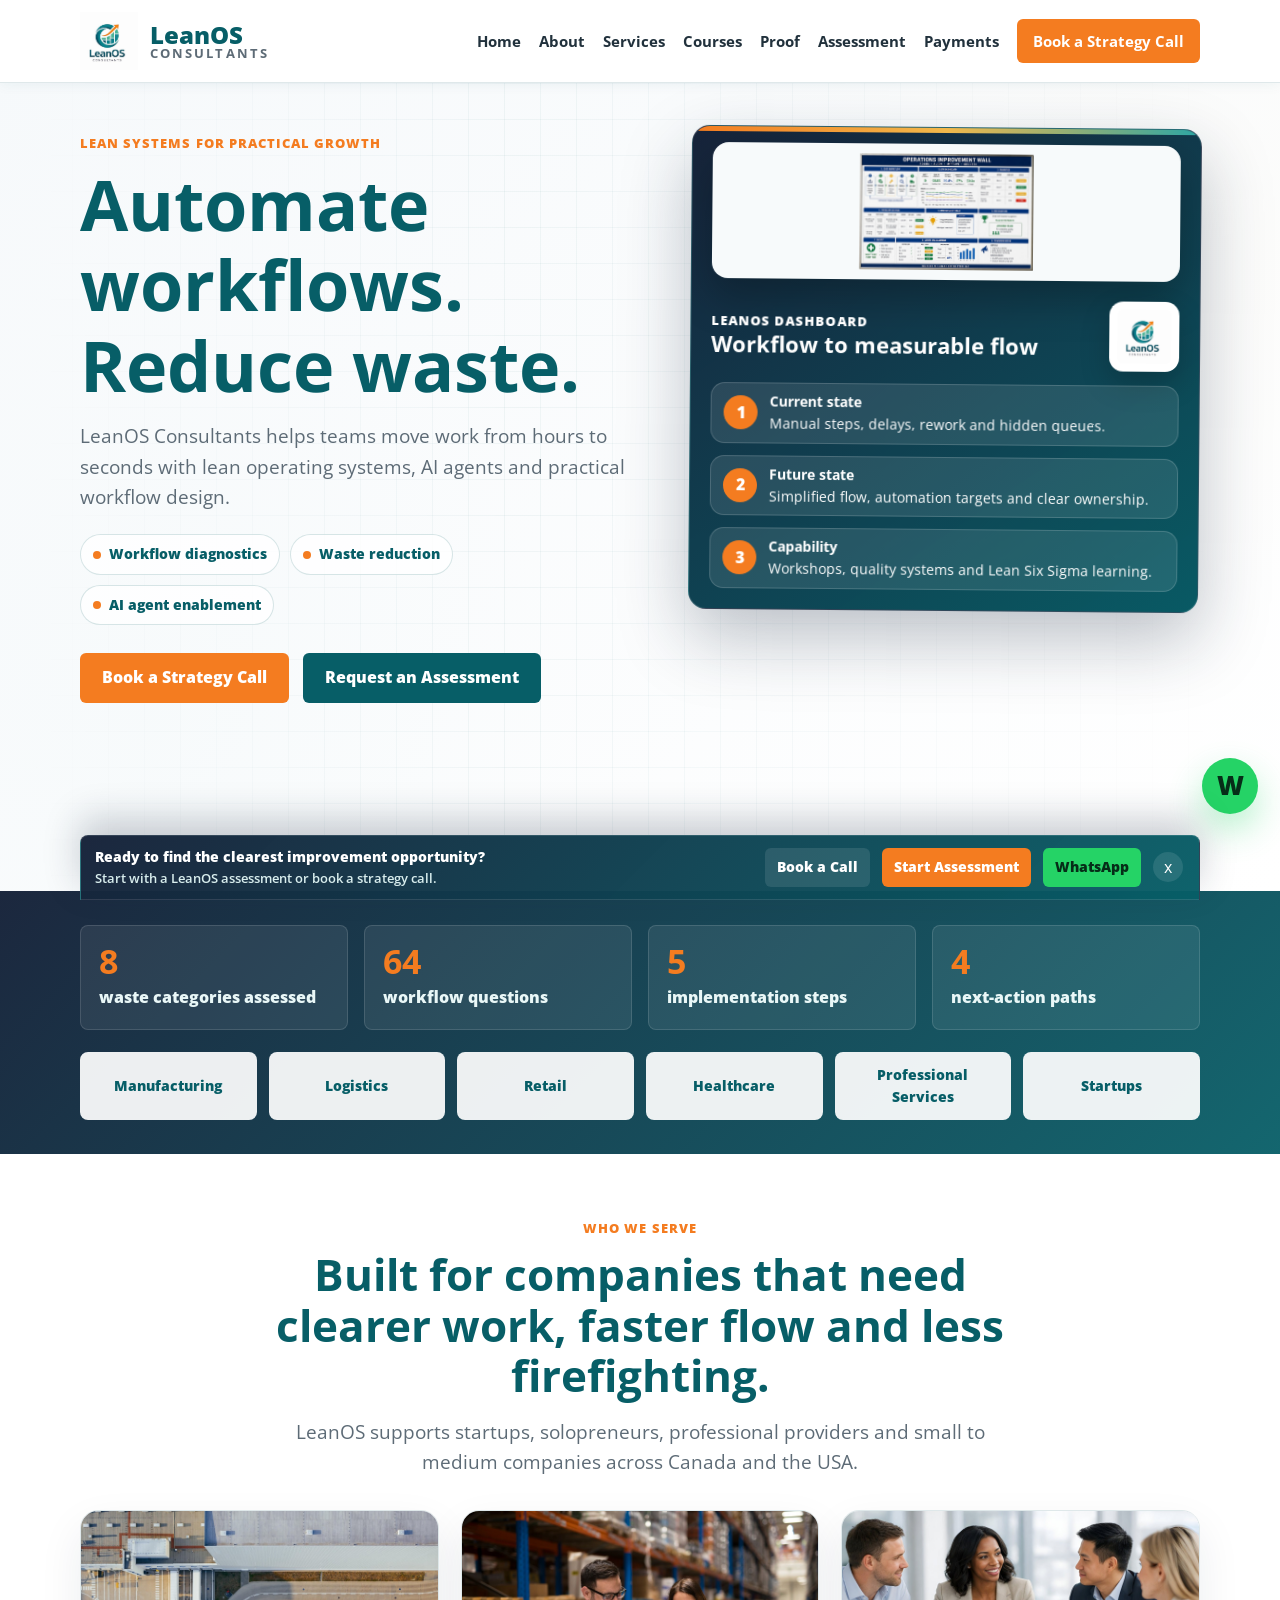
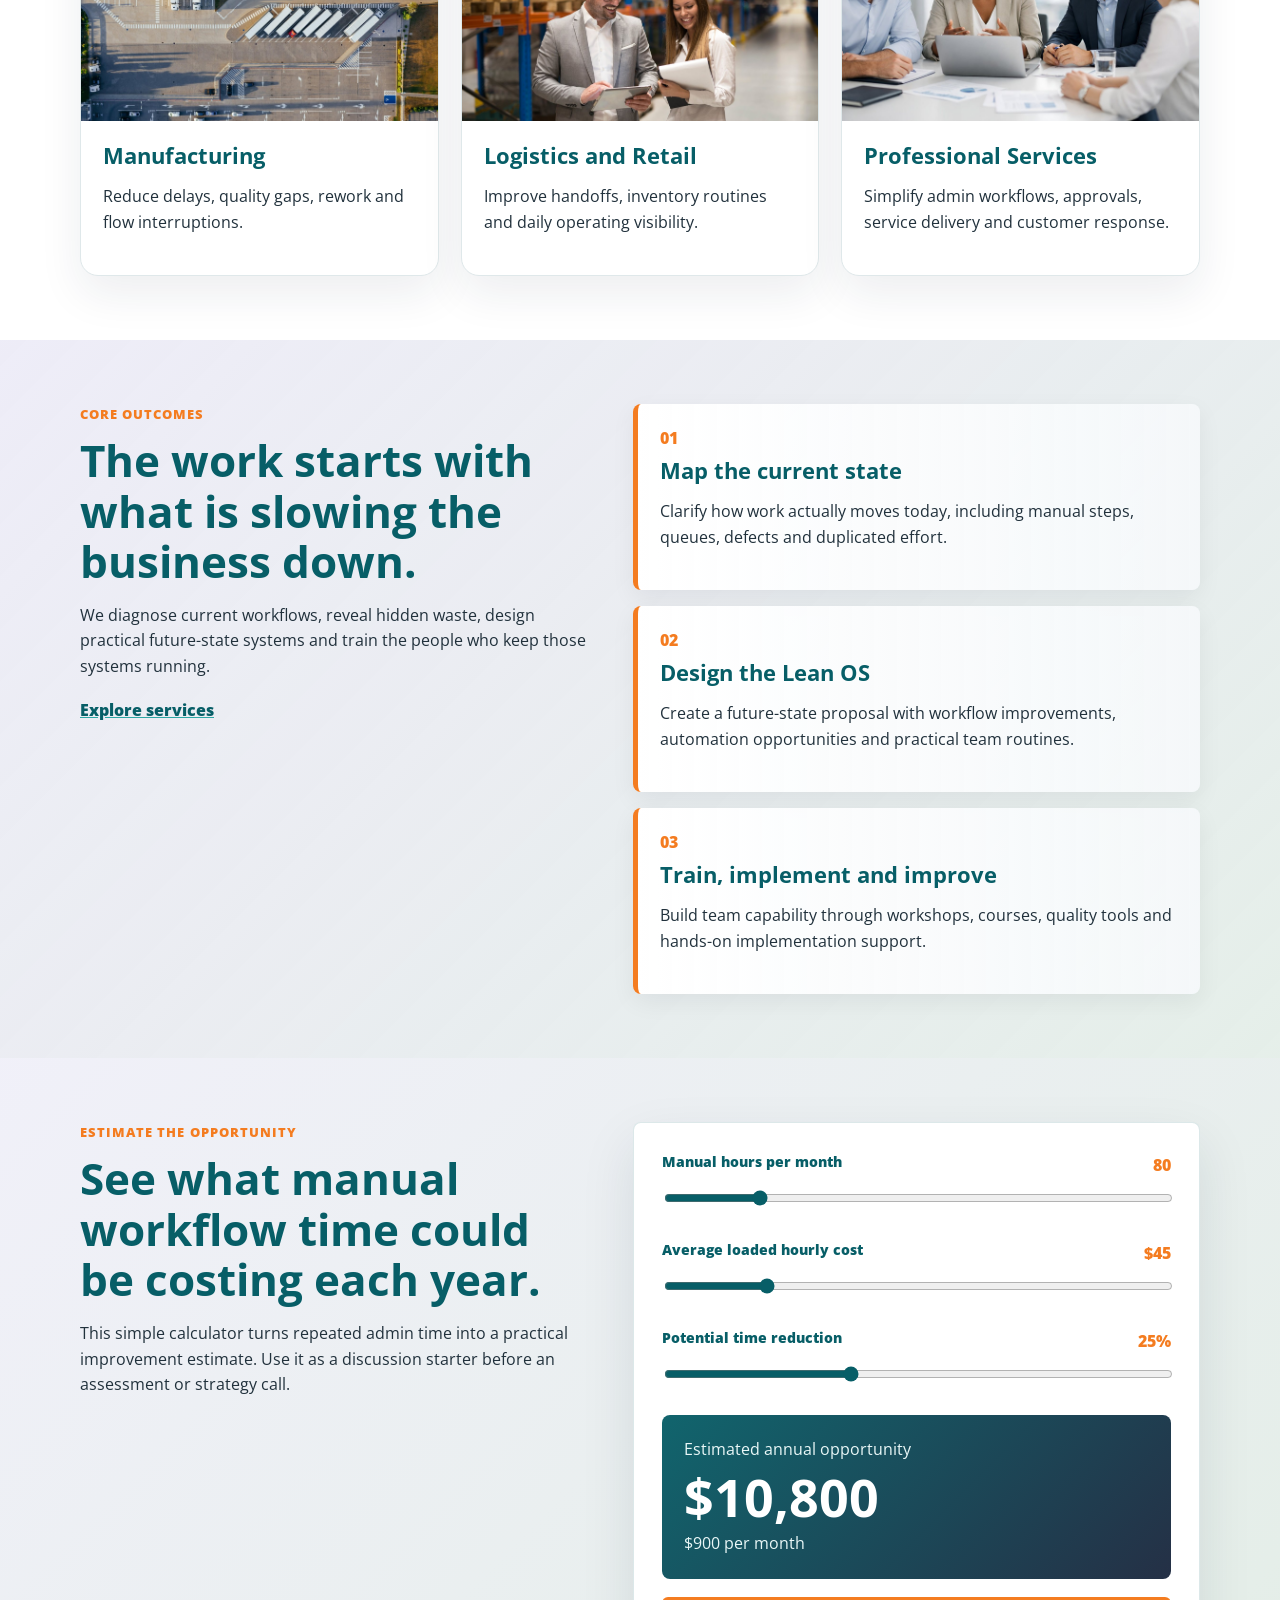
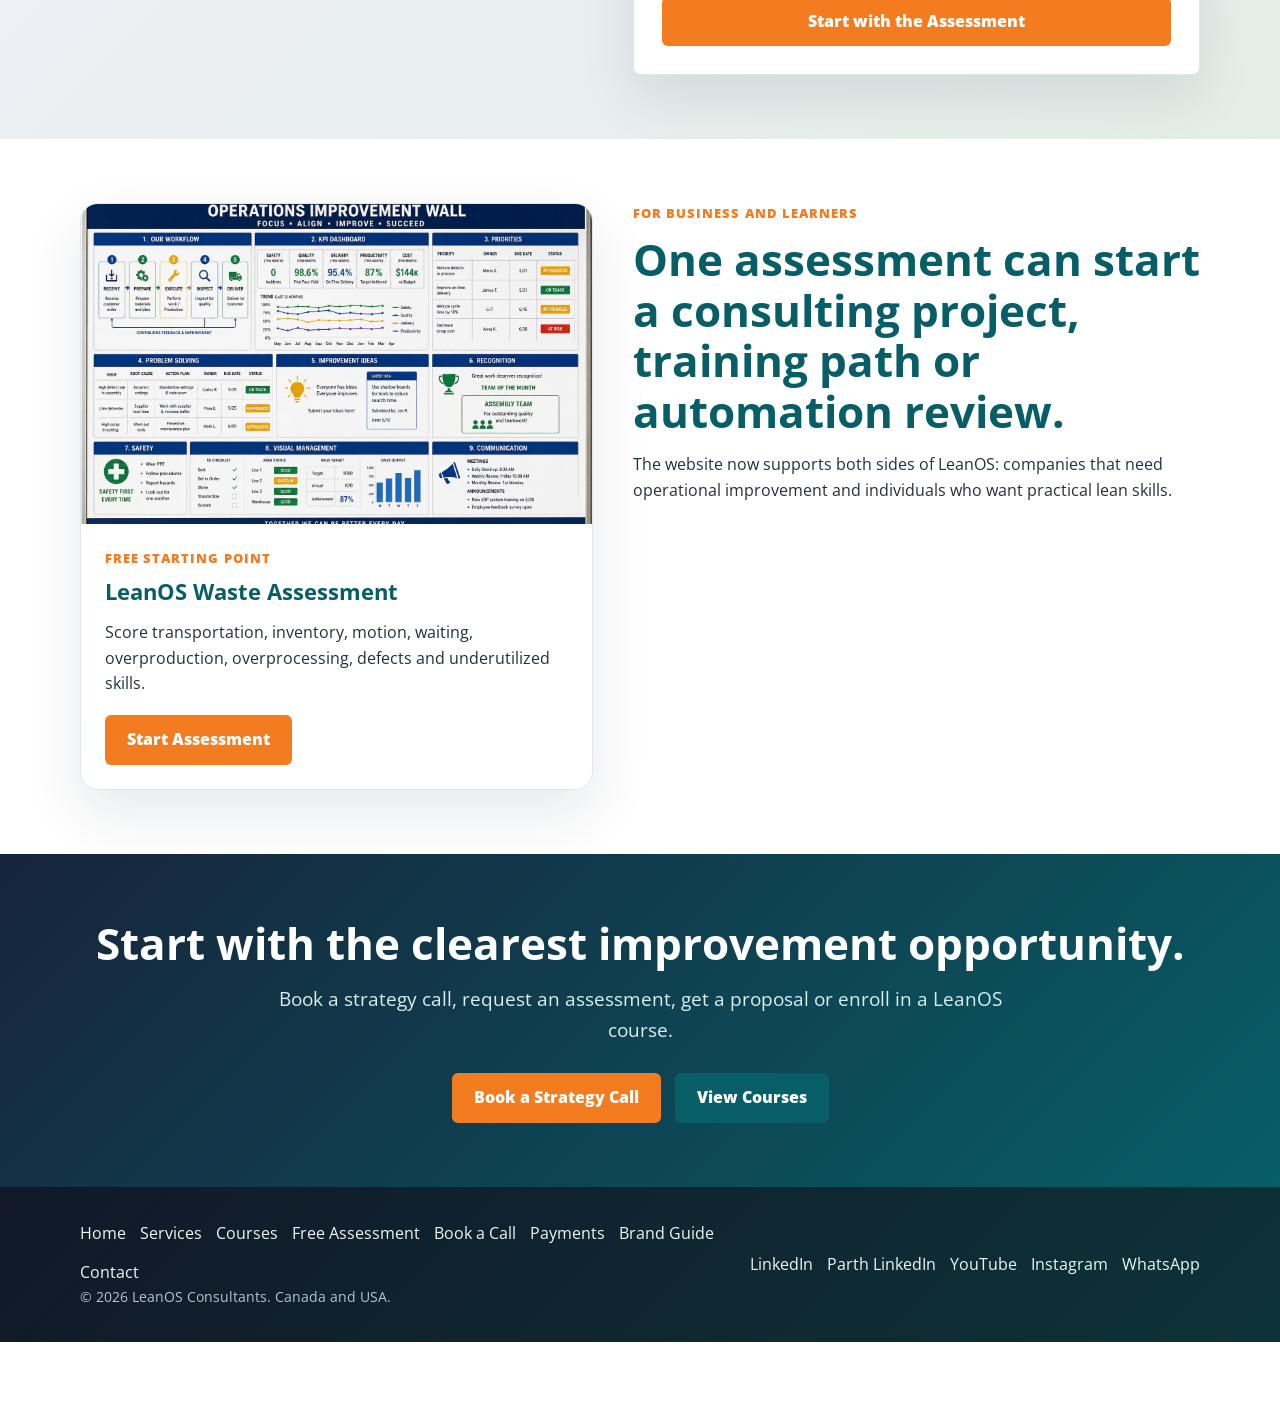
<file: index.html>
<!DOCTYPE html>
<html lang="en">
<head>
  <meta charset="UTF-8">
  <meta name="viewport" content="width=device-width, initial-scale=1.0">
  <title>LeanOS Consultants | Lean Systems, AI Agents and Workflow Automation</title>
  <meta name="description" content="LeanOS Consultants helps startups, solopreneurs, small and medium companies improve workflows, reduce waste, train teams and automate daily operations.">
  <link rel="stylesheet" href="style.css">
</head>

<body>
<div id="header-placeholder"></div>

<main>
  <section class="hero home-hero">
    <div class="container hero-grid">
      <div class="hero-copy">
        <p class="eyebrow">Lean systems for practical growth</p>
        <h1>Automate workflows. Reduce waste.</h1>
        <p class="lead">
          LeanOS Consultants helps teams move work from hours to seconds with lean operating systems, AI agents and practical workflow design.
        </p>
        <div class="hero-badges" aria-label="LeanOS focus areas">
          <span class="mini-badge">Workflow diagnostics</span>
          <span class="mini-badge">Waste reduction</span>
          <span class="mini-badge">AI agent enablement</span>
        </div>
        <div class="button-row">
          <a href="contact.html" class="btn-primary page-link">Book a Strategy Call</a>
          <a href="office_assessment.html" class="btn-secondary page-link">Request an Assessment</a>
        </div>
      </div>

      <aside class="hero-visual" aria-label="LeanOS workflow transformation snapshot">
        <img class="visual-photo" src="assets/images/leanos-assessment-board.jpg" alt="LeanOS operations assessment board">
        <div class="visual-top">
          <div>
            <p class="eyebrow">LeanOS dashboard</p>
            <h3>Workflow to measurable flow</h3>
          </div>
          <img src="assets/images/LeanOS_logo.png" alt="LeanOS Consultants logo">
        </div>

        <div class="workflow-map">
          <div class="workflow-card">
            <span>1</span>
            <p><strong>Current state</strong> Manual steps, delays, rework and hidden queues.</p>
          </div>
          <div class="workflow-card">
            <span>2</span>
            <p><strong>Future state</strong> Simplified flow, automation targets and clear ownership.</p>
          </div>
          <div class="workflow-card">
            <span>3</span>
            <p><strong>Capability</strong> Workshops, quality systems and Lean Six Sigma learning.</p>
          </div>
        </div>

        <div class="metric-row">
          <div class="metric-chip">
            <strong>8</strong>
            <p>waste types assessed</p>
          </div>
          <div class="metric-chip">
            <strong>4</strong>
            <p>next-action paths</p>
          </div>
        </div>
      </aside>
    </div>
  </section>

  <section class="proof-band">
    <div class="container">
      <div class="proof-stats">
        <div>
          <strong>8</strong>
          <span>waste categories assessed</span>
        </div>
        <div>
          <strong>64</strong>
          <span>workflow questions</span>
        </div>
        <div>
          <strong>5</strong>
          <span>implementation steps</span>
        </div>
        <div>
          <strong>4</strong>
          <span>next-action paths</span>
        </div>
      </div>

      <div class="sector-strip" aria-label="Industries LeanOS can support">
        <span>Manufacturing</span>
        <span>Logistics</span>
        <span>Retail</span>
        <span>Healthcare</span>
        <span>Professional Services</span>
        <span>Startups</span>
      </div>
    </div>
  </section>

  <section>
    <div class="container">
      <div class="section-heading center">
        <p class="eyebrow">Who we serve</p>
        <h2>Built for companies that need clearer work, faster flow and less firefighting.</h2>
        <p class="lead">
          LeanOS supports startups, solopreneurs, professional providers and small to medium companies across Canada and the USA.
        </p>
      </div>

      <div class="media-grid">
        <article class="media-card">
          <img src="assets/images/leanos-production.jpg" alt="Production line and manufacturing workflow">
          <div>
            <h3>Manufacturing</h3>
            <p>Reduce delays, quality gaps, rework and flow interruptions.</p>
          </div>
        </article>
        <article class="media-card">
          <img src="assets/images/leanos-warehouse.jpg" alt="Warehouse team reviewing logistics operations">
          <div>
            <h3>Logistics and Retail</h3>
            <p>Improve handoffs, inventory routines and daily operating visibility.</p>
          </div>
        </article>
        <article class="media-card">
          <img src="assets/images/leanos-professional-services.jpg" alt="Professional services team discussing process improvement">
          <div>
            <h3>Professional Services</h3>
            <p>Simplify admin workflows, approvals, service delivery and customer response.</p>
          </div>
        </article>
      </div>
    </div>
  </section>

  <section class="story-band">
    <div class="container split">
      <div class="section-heading">
        <p class="eyebrow">Core outcomes</p>
        <h2>The work starts with what is slowing the business down.</h2>
        <p>
          We diagnose current workflows, reveal hidden waste, design practical future-state systems and train the people who keep those systems running.
        </p>
        <a href="services.html" class="text-link page-link">Explore services</a>
      </div>

      <div class="process">
        <div class="process-step">
          <span>01</span>
          <h3>Map the current state</h3>
          <p>Clarify how work actually moves today, including manual steps, queues, defects and duplicated effort.</p>
        </div>
        <div class="process-step">
          <span>02</span>
          <h3>Design the Lean OS</h3>
          <p>Create a future-state proposal with workflow improvements, automation opportunities and practical team routines.</p>
        </div>
        <div class="process-step">
          <span>03</span>
          <h3>Train, implement and improve</h3>
          <p>Build team capability through workshops, courses, quality tools and hands-on implementation support.</p>
        </div>
      </div>
    </div>
  </section>

  <section class="roi-section">
    <div class="container split">
      <div class="section-heading">
        <p class="eyebrow">Estimate the opportunity</p>
        <h2>See what manual workflow time could be costing each year.</h2>
        <p>
          This simple calculator turns repeated admin time into a practical improvement estimate. Use it as a discussion starter before an assessment or strategy call.
        </p>
      </div>

      <div class="roi-calculator" data-roi-calculator>
        <div class="roi-field">
          <div>
            <label for="roiHours">Manual hours per month</label>
            <output id="roiHoursValue">80</output>
          </div>
          <input type="range" id="roiHours" min="10" max="400" step="10" value="80">
        </div>

        <div class="roi-field">
          <div>
            <label for="roiRate">Average loaded hourly cost</label>
            <output id="roiRateValue">$45</output>
          </div>
          <input type="range" id="roiRate" min="20" max="150" step="5" value="45">
        </div>

        <div class="roi-field">
          <div>
            <label for="roiReduction">Potential time reduction</label>
            <output id="roiReductionValue">25%</output>
          </div>
          <input type="range" id="roiReduction" min="5" max="60" step="5" value="25">
        </div>

        <div class="roi-result">
          <p>Estimated annual opportunity</p>
          <strong id="roiAnnual">$10,800</strong>
          <span id="roiMonthly">$900 per month</span>
        </div>

        <a href="office_assessment.html" class="btn-primary page-link">Start with the Assessment</a>
      </div>
    </div>
  </section>

  <section>
    <div class="container split">
      <div class="image-card">
        <img src="assets/images/leanos-assessment-board.jpg" alt="Operations improvement wall and dashboard board">
        <div class="image-card-content">
          <p class="eyebrow">Free starting point</p>
          <h3>LeanOS Waste Assessment</h3>
          <p>Score transportation, inventory, motion, waiting, overproduction, overprocessing, defects and underutilized skills.</p>
          <a href="office_assessment.html" class="btn-primary page-link">Start Assessment</a>
        </div>
      </div>

      <div class="section-heading">
        <p class="eyebrow">For business and learners</p>
        <h2>One assessment can start a consulting project, training path or automation review.</h2>
        <p>
          The website now supports both sides of LeanOS: companies that need operational improvement and individuals who want practical lean skills.
        </p>
      </div>
    </div>
  </section>

  <section class="cta-section">
    <div class="container">
      <h2>Start with the clearest improvement opportunity.</h2>
      <p class="lead">Book a strategy call, request an assessment, get a proposal or enroll in a LeanOS course.</p>
      <div class="button-row" style="justify-content:center;">
        <a href="contact.html" class="btn-primary page-link">Book a Strategy Call</a>
        <a href="courses.html" class="btn-secondary page-link">View Courses</a>
      </div>
    </div>
  </section>
</main>

<div id="footer-placeholder"></div>
<script src="layout.js"></script>
</body>
</html>
</file>
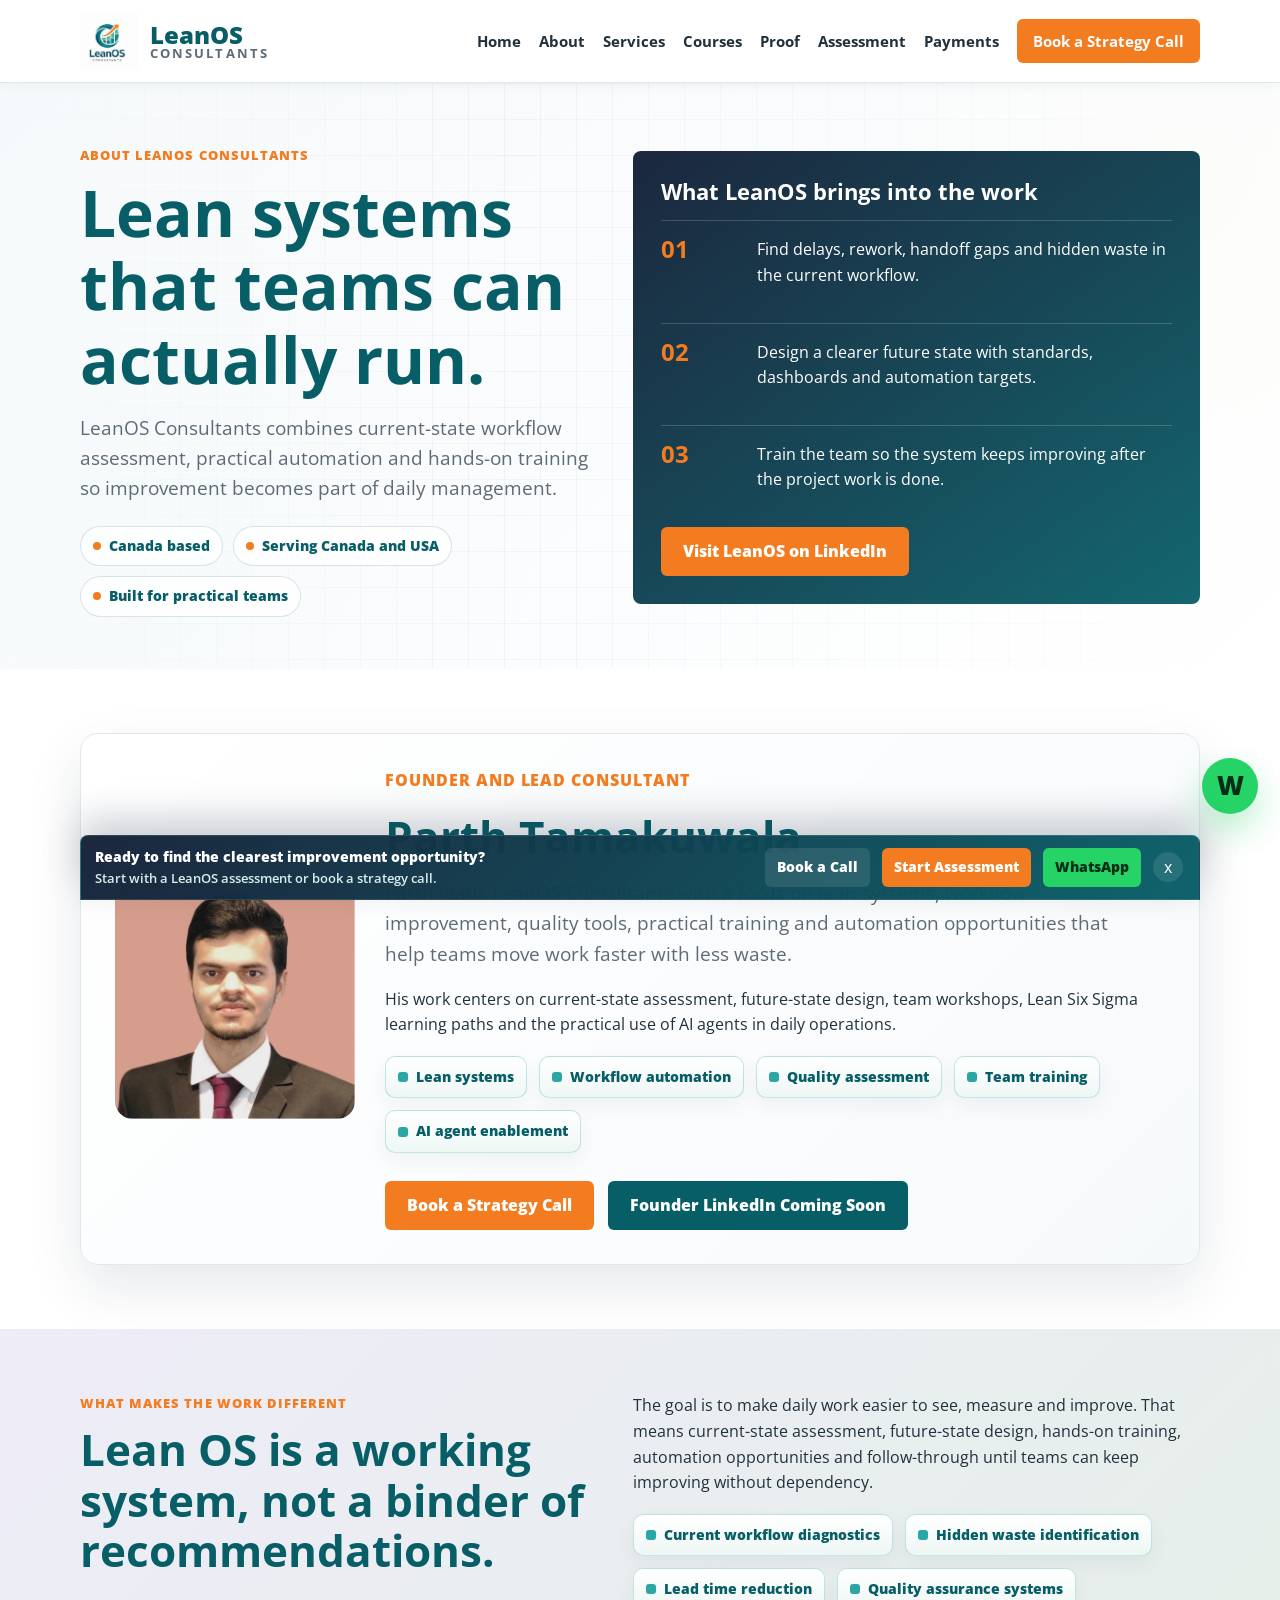
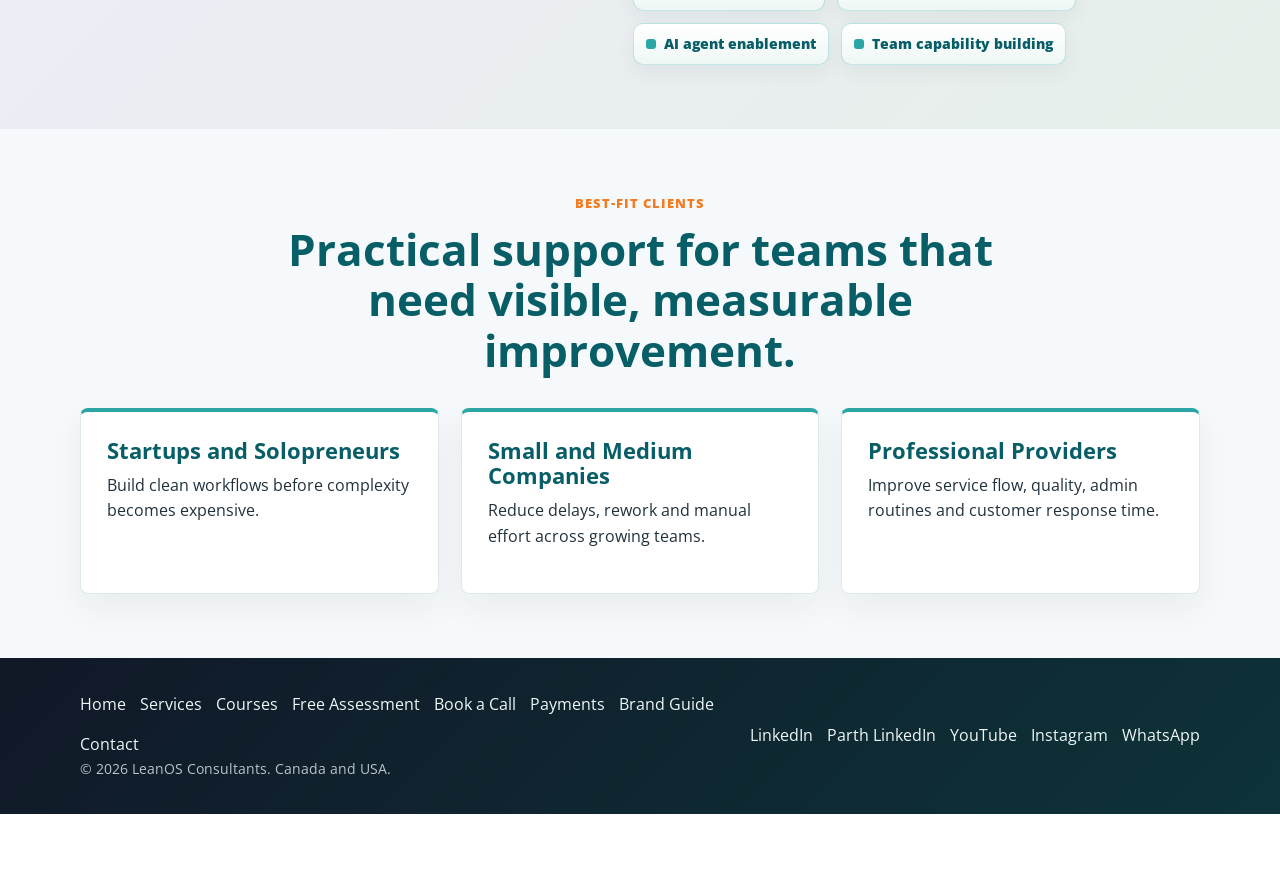
<file: about.html>
<!DOCTYPE html>
<html lang="en">
<head>
  <meta charset="UTF-8">
  <meta name="viewport" content="width=device-width, initial-scale=1.0">
  <title>About | LeanOS Consultants</title>
  <meta name="description" content="Learn about LeanOS Consultants, a Canada-based consulting and training company serving clients across Canada and the USA.">
  <link rel="stylesheet" href="style.css">
</head>

<body>
<div id="header-placeholder"></div>

<main>
  <section class="hero about-hero">
    <div class="container split">
      <div class="hero-copy">
        <p class="eyebrow">About LeanOS Consultants</p>
        <h1>Lean systems that teams can actually run.</h1>
        <p class="lead">
          LeanOS Consultants combines current-state workflow assessment, practical automation and hands-on training so improvement becomes part of daily management.
        </p>
        <div class="hero-badges">
          <span class="mini-badge">Canada based</span>
          <span class="mini-badge">Serving Canada and USA</span>
          <span class="mini-badge">Built for practical teams</span>
        </div>
      </div>

      <div class="about-snapshot">
        <h3>What LeanOS brings into the work</h3>
        <div class="snapshot-row">
          <strong>01</strong>
          <p>Find delays, rework, handoff gaps and hidden waste in the current workflow.</p>
        </div>
        <div class="snapshot-row">
          <strong>02</strong>
          <p>Design a clearer future state with standards, dashboards and automation targets.</p>
        </div>
        <div class="snapshot-row">
          <strong>03</strong>
          <p>Train the team so the system keeps improving after the project work is done.</p>
        </div>
        <a class="btn-primary" href="https://www.linkedin.com/company/leanos-consultants/" target="_blank" rel="noopener">Visit LeanOS on LinkedIn</a>
      </div>
    </div>
  </section>

  <section>
    <div class="container">
      <div class="founder-card">
        <div class="founder-photo">
          <img src="assets/images/parth-founder.jpg" alt="Parth Tamakuwala, founder of LeanOS Consultants">
        </div>
        <div>
          <p class="founder-meta">Founder and Lead Consultant</p>
          <h2>Parth Tamakuwala</h2>
          <p class="lead">
            Parth leads LeanOS Consultants with a focus on lean systems, workflow improvement, quality tools, practical training and automation opportunities that help teams move work faster with less waste.
          </p>
          <p>
            His work centers on current-state assessment, future-state design, team workshops, Lean Six Sigma learning paths and the practical use of AI agents in daily operations.
          </p>
          <div class="pill-row">
            <span class="pill">Lean systems</span>
            <span class="pill">Workflow automation</span>
            <span class="pill">Quality assessment</span>
            <span class="pill">Team training</span>
            <span class="pill">AI agent enablement</span>
          </div>
          <div class="button-row">
            <a class="btn-primary page-link" href="contact.html">Book a Strategy Call</a>
            <a class="btn-secondary" href="#" aria-label="Parth Tamakuwala LinkedIn profile placeholder">Founder LinkedIn Coming Soon</a>
          </div>
        </div>
      </div>
    </div>
  </section>

  <section class="story-band">
    <div class="container split">
      <div class="section-heading">
        <p class="eyebrow">What makes the work different</p>
        <h2>Lean OS is a working system, not a binder of recommendations.</h2>
      </div>

      <div>
        <p>
          The goal is to make daily work easier to see, measure and improve. That means current-state assessment, future-state design, hands-on training, automation opportunities and follow-through until teams can keep improving without dependency.
        </p>
        <div class="pill-row">
          <span class="pill">Current workflow diagnostics</span>
          <span class="pill">Hidden waste identification</span>
          <span class="pill">Lead time reduction</span>
          <span class="pill">Quality assurance systems</span>
          <span class="pill">AI agent enablement</span>
          <span class="pill">Team capability building</span>
        </div>
      </div>
    </div>
  </section>

  <section class="alt-bg">
    <div class="container">
      <div class="section-heading center">
        <p class="eyebrow">Best-fit clients</p>
        <h2>Practical support for teams that need visible, measurable improvement.</h2>
      </div>
      <div class="cards">
        <div class="card">
          <h3>Startups and Solopreneurs</h3>
          <p>Build clean workflows before complexity becomes expensive.</p>
        </div>
        <div class="card">
          <h3>Small and Medium Companies</h3>
          <p>Reduce delays, rework and manual effort across growing teams.</p>
        </div>
        <div class="card">
          <h3>Professional Providers</h3>
          <p>Improve service flow, quality, admin routines and customer response time.</p>
        </div>
      </div>
    </div>
  </section>
</main>

<div id="footer-placeholder"></div>
<script src="layout.js"></script>
</body>
</html>
</file>
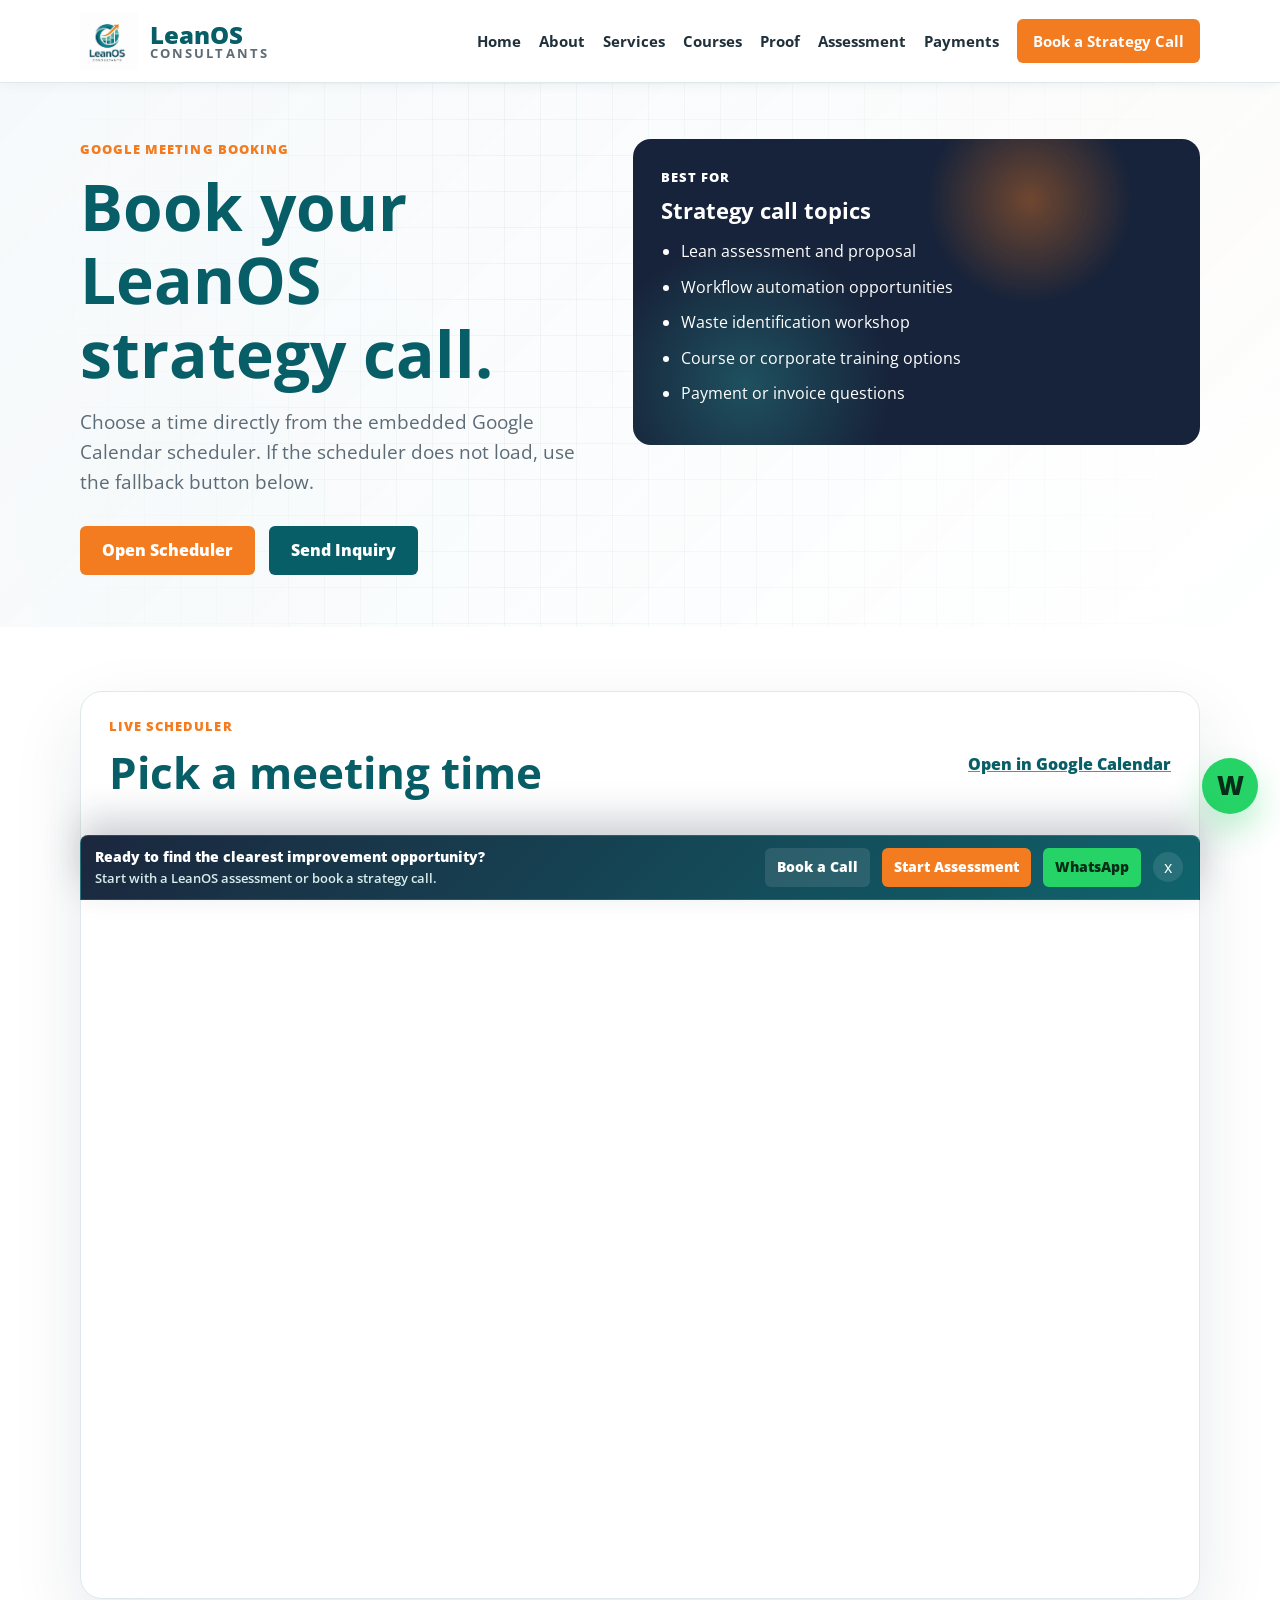
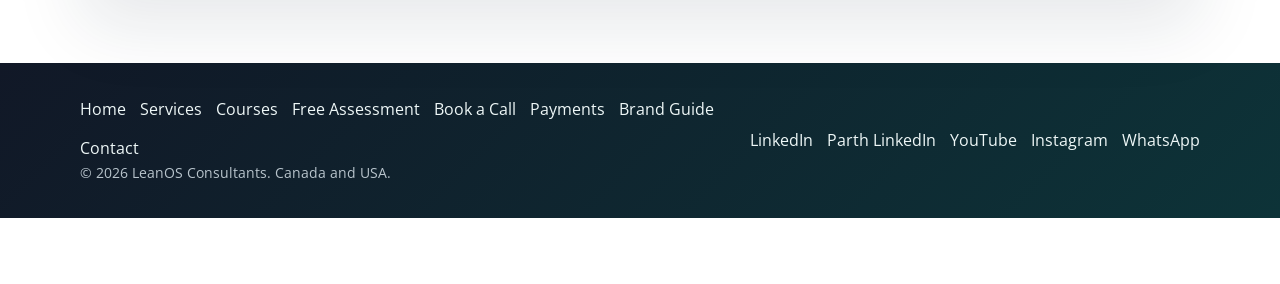
<file: booking.html>
<!DOCTYPE html>
<html lang="en">
<head>
  <meta charset="UTF-8">
  <meta name="viewport" content="width=device-width, initial-scale=1.0">
  <title>Book a Strategy Call | LeanOS Consultants</title>
  <meta name="description" content="Book a Google Calendar strategy call with LeanOS Consultants without leaving the website.">
  <link rel="stylesheet" href="style.css">
</head>

<body>
<div id="header-placeholder"></div>

<main>
  <section class="hero booking-hero">
    <div class="container split">
      <div>
        <p class="eyebrow">Google meeting booking</p>
        <h1>Book your LeanOS strategy call.</h1>
        <p class="lead">
          Choose a time directly from the embedded Google Calendar scheduler. If the scheduler does not load, use the fallback button below.
        </p>
        <div class="button-row">
          <a href="https://calendar.app.google/23QnKVnAG2yPkNab8" target="_blank" rel="noopener" class="btn-primary">Open Scheduler</a>
          <a href="contact.html" class="btn-secondary page-link">Send Inquiry</a>
        </div>
      </div>

      <div class="visual-card">
        <p class="eyebrow">Best for</p>
        <h3>Strategy call topics</h3>
        <ul class="plain-list">
          <li>Lean assessment and proposal</li>
          <li>Workflow automation opportunities</li>
          <li>Waste identification workshop</li>
          <li>Course or corporate training options</li>
          <li>Payment or invoice questions</li>
        </ul>
      </div>
    </div>
  </section>

  <section>
    <div class="container">
      <div class="calendar-shell">
        <div class="calendar-header">
          <div>
            <p class="eyebrow">Live scheduler</p>
            <h2>Pick a meeting time</h2>
          </div>
          <a href="https://calendar.app.google/23QnKVnAG2yPkNab8" target="_blank" rel="noopener" class="text-link">Open in Google Calendar</a>
        </div>
        <iframe
          class="calendar-frame"
          src="https://calendar.app.google/23QnKVnAG2yPkNab8"
          title="LeanOS Consultants Google Calendar booking"
          loading="lazy"
          referrerpolicy="no-referrer-when-downgrade">
        </iframe>
      </div>
    </div>
  </section>
</main>

<div id="footer-placeholder"></div>
<script src="layout.js"></script>
</body>
</html>
</file>
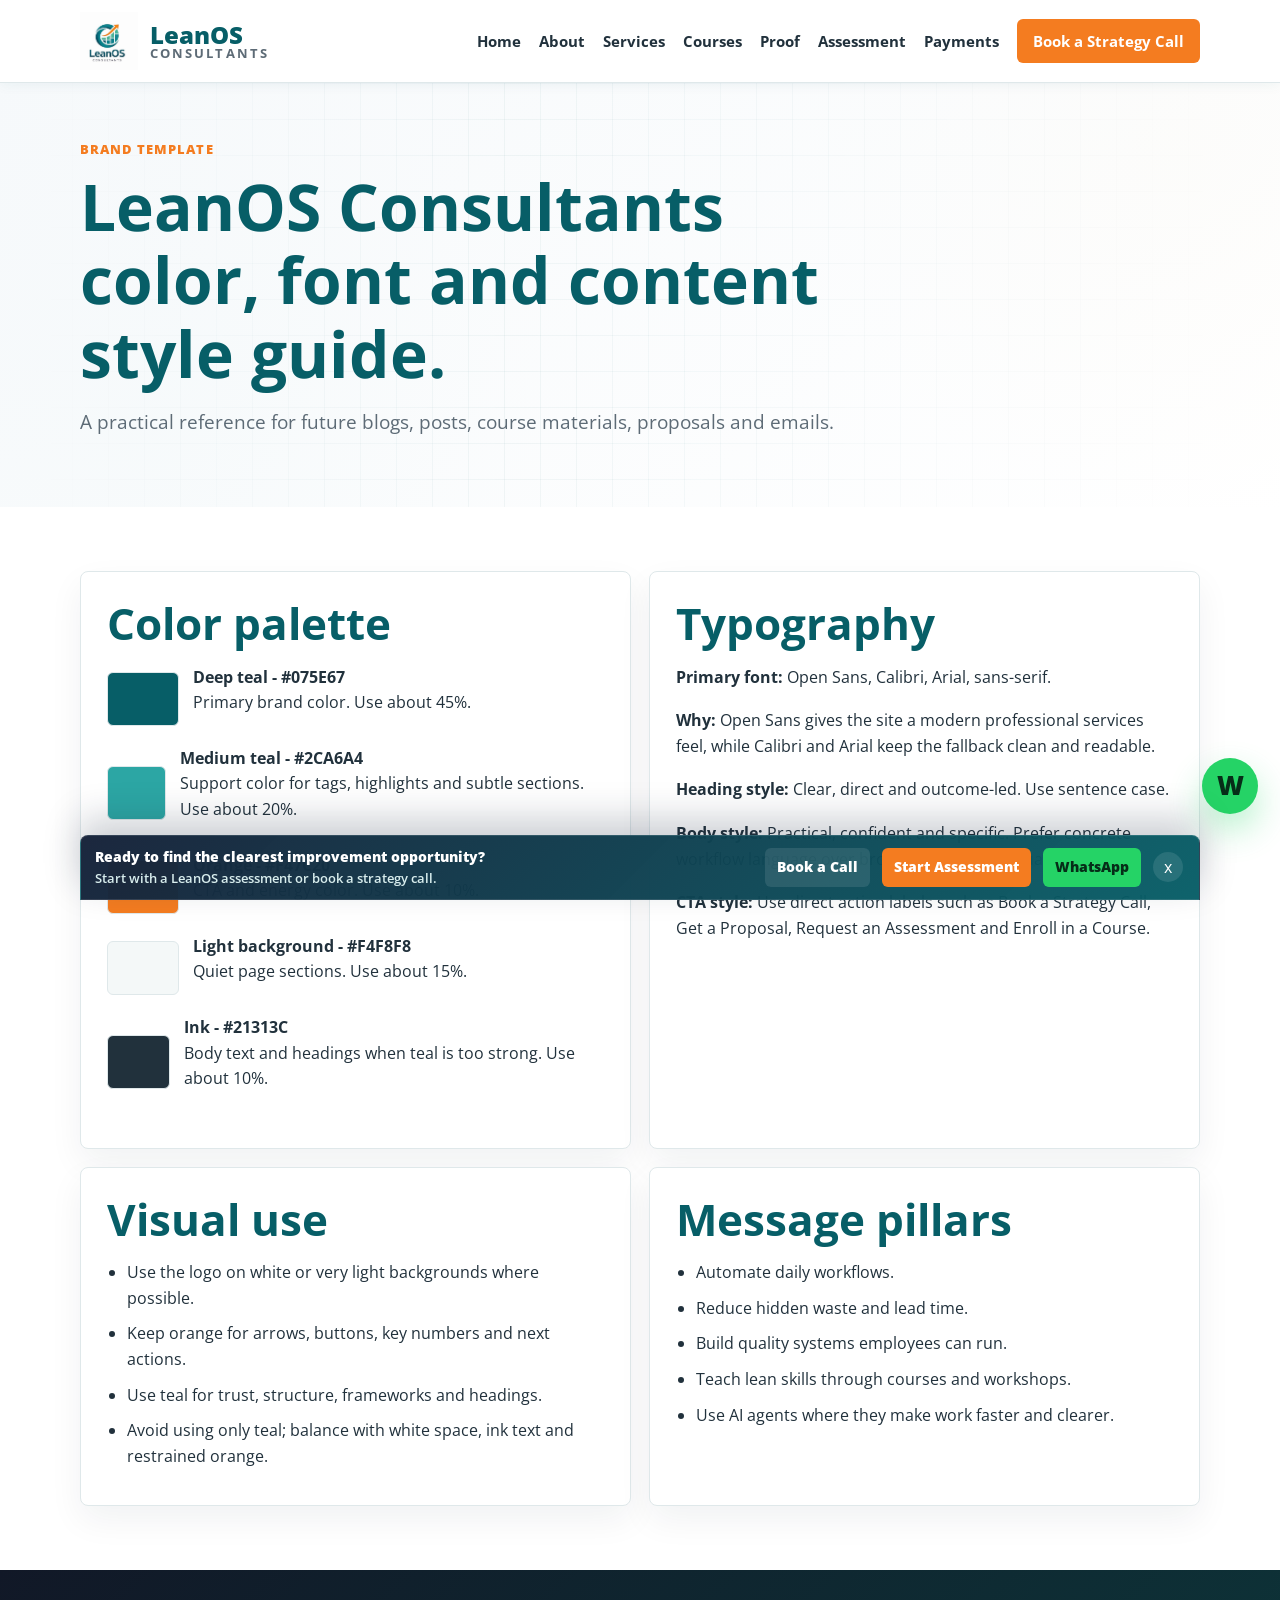
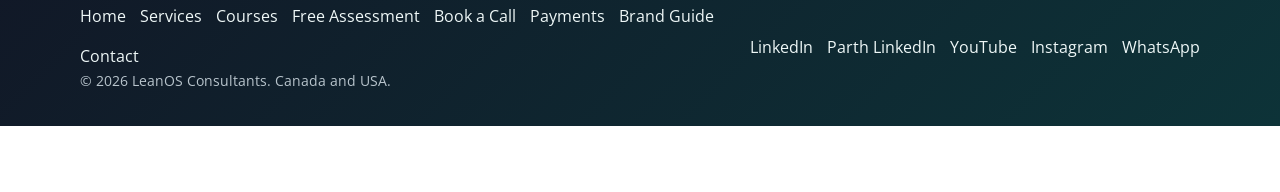
<file: brand_guidelines.html>
<!DOCTYPE html>
<html lang="en">
<head>
  <meta charset="UTF-8">
  <meta name="viewport" content="width=device-width, initial-scale=1.0">
  <title>Brand Guidelines | LeanOS Consultants</title>
  <meta name="description" content="LeanOS Consultants brand colors, usage balance, fonts and content style guidance.">
  <link rel="stylesheet" href="style.css">
</head>

<body>
<div id="header-placeholder"></div>

<main>
  <section class="hero">
    <div class="container">
      <p class="eyebrow">Brand template</p>
      <h1>LeanOS Consultants color, font and content style guide.</h1>
      <p class="lead">
        A practical reference for future blogs, posts, course materials, proposals and emails.
      </p>
    </div>
  </section>

  <section>
    <div class="container brand-grid">
      <article class="brand-card">
        <h2>Color palette</h2>
        <div class="swatch">
          <span class="swatch-color" style="background:#075e67"></span>
          <p><strong>Deep teal - #075E67</strong><br>Primary brand color. Use about 45%.</p>
        </div>
        <div class="swatch">
          <span class="swatch-color" style="background:#2ca6a4"></span>
          <p><strong>Medium teal - #2CA6A4</strong><br>Support color for tags, highlights and subtle sections. Use about 20%.</p>
        </div>
        <div class="swatch">
          <span class="swatch-color" style="background:#f47c20"></span>
          <p><strong>Orange - #F47C20</strong><br>CTA and energy color. Use about 10%.</p>
        </div>
        <div class="swatch">
          <span class="swatch-color" style="background:#f4f8f8"></span>
          <p><strong>Light background - #F4F8F8</strong><br>Quiet page sections. Use about 15%.</p>
        </div>
        <div class="swatch">
          <span class="swatch-color" style="background:#21313c"></span>
          <p><strong>Ink - #21313C</strong><br>Body text and headings when teal is too strong. Use about 10%.</p>
        </div>
      </article>

      <article class="brand-card">
        <h2>Typography</h2>
        <p><strong>Primary font:</strong> Open Sans, Calibri, Arial, sans-serif.</p>
        <p><strong>Why:</strong> Open Sans gives the site a modern professional services feel, while Calibri and Arial keep the fallback clean and readable.</p>
        <p><strong>Heading style:</strong> Clear, direct and outcome-led. Use sentence case.</p>
        <p><strong>Body style:</strong> Practical, confident and specific. Prefer concrete workflow language over broad consulting language.</p>
        <p><strong>CTA style:</strong> Use direct action labels such as Book a Strategy Call, Get a Proposal, Request an Assessment and Enroll in a Course.</p>
      </article>

      <article class="brand-card">
        <h2>Visual use</h2>
        <ul class="plain-list">
          <li>Use the logo on white or very light backgrounds where possible.</li>
          <li>Keep orange for arrows, buttons, key numbers and next actions.</li>
          <li>Use teal for trust, structure, frameworks and headings.</li>
          <li>Avoid using only teal; balance with white space, ink text and restrained orange.</li>
        </ul>
      </article>

      <article class="brand-card">
        <h2>Message pillars</h2>
        <ul class="plain-list">
          <li>Automate daily workflows.</li>
          <li>Reduce hidden waste and lead time.</li>
          <li>Build quality systems employees can run.</li>
          <li>Teach lean skills through courses and workshops.</li>
          <li>Use AI agents where they make work faster and clearer.</li>
        </ul>
      </article>
    </div>
  </section>
</main>

<div id="footer-placeholder"></div>
<script src="layout.js"></script>
</body>
</html>
</file>
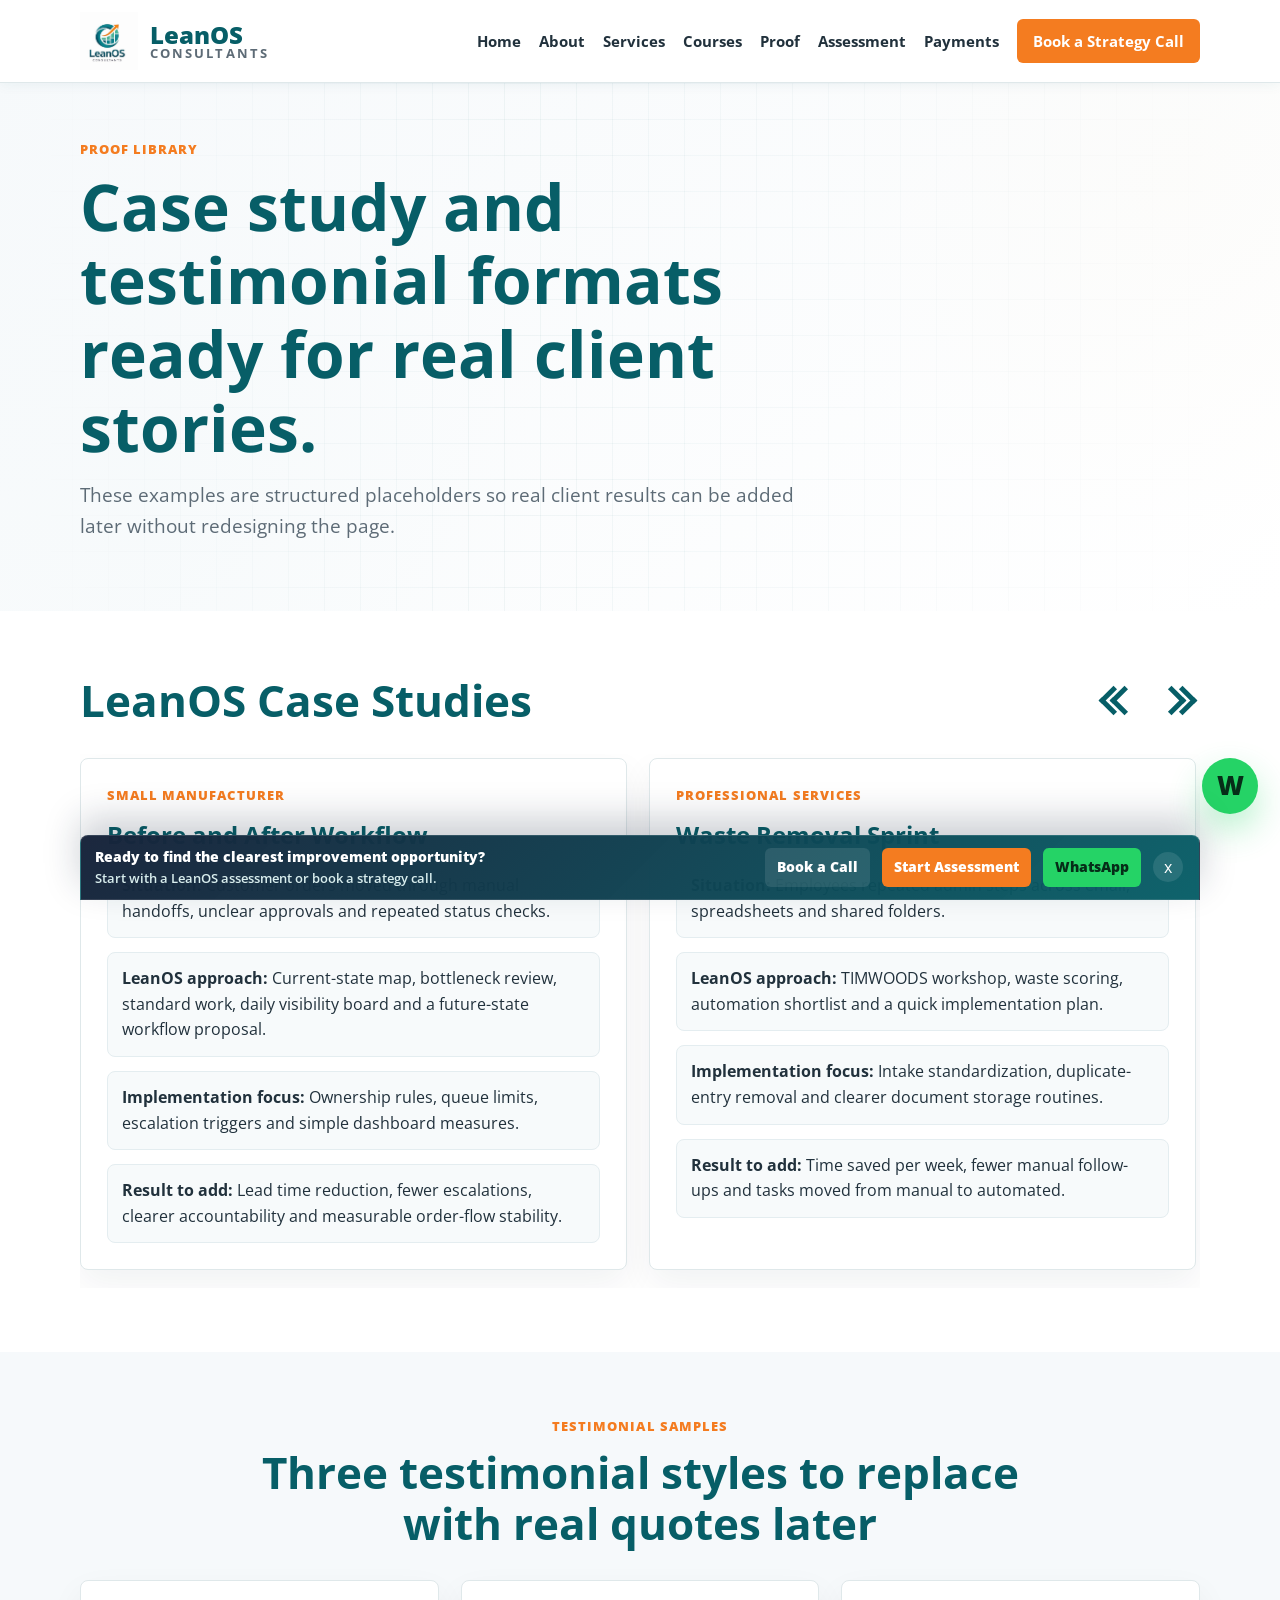
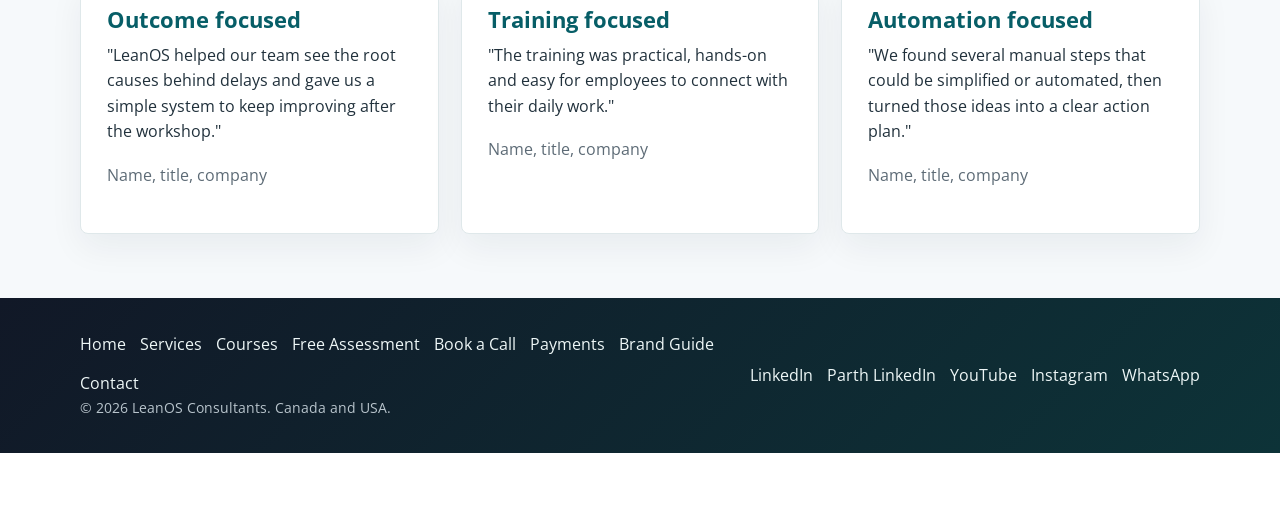
<file: case.html>
<!DOCTYPE html>
<html lang="en">
<head>
  <meta charset="UTF-8">
  <meta name="viewport" content="width=device-width, initial-scale=1.0">
  <title>Proof and Examples | LeanOS Consultants</title>
  <meta name="description" content="Sample case study and testimonial formats for LeanOS Consultants.">
  <link rel="stylesheet" href="style.css">
</head>

<body>
<div id="header-placeholder"></div>

<main>
  <section class="hero">
    <div class="container">
      <p class="eyebrow">Proof library</p>
      <h1>Case study and testimonial formats ready for real client stories.</h1>
      <p class="lead">
        These examples are structured placeholders so real client results can be added later without redesigning the page.
      </p>
    </div>
  </section>

  <section>
    <div class="container">
      <div class="case-section-header">
        <h2>LeanOS Case Studies</h2>
        <div class="case-controls" aria-label="Case study carousel controls">
          <button class="case-arrow case-arrow-prev" type="button" data-case-prev aria-label="Previous case studies"></button>
          <button class="case-arrow case-arrow-next" type="button" data-case-next aria-label="Next case studies"></button>
        </div>
      </div>

      <div class="case-carousel" data-case-carousel>
        <div class="case-track" tabindex="0" aria-label="Case study carousel">
          <article class="case-card case-slide">
            <div class="case-meta">Small manufacturer</div>
            <h3>Before and After Workflow</h3>
            <div class="case-points">
              <p><strong>Situation:</strong> Customer orders moved through manual handoffs, unclear approvals and repeated status checks.</p>
              <p><strong>LeanOS approach:</strong> Current-state map, bottleneck review, standard work, daily visibility board and a future-state workflow proposal.</p>
              <p><strong>Implementation focus:</strong> Ownership rules, queue limits, escalation triggers and simple dashboard measures.</p>
              <p><strong>Result to add:</strong> Lead time reduction, fewer escalations, clearer accountability and measurable order-flow stability.</p>
            </div>
          </article>

          <article class="case-card case-slide">
            <div class="case-meta">Professional services</div>
            <h3>Waste Removal Sprint</h3>
            <div class="case-points">
              <p><strong>Situation:</strong> Employees repeated admin steps across email, spreadsheets and shared folders.</p>
              <p><strong>LeanOS approach:</strong> TIMWOODS workshop, waste scoring, automation shortlist and a quick implementation plan.</p>
              <p><strong>Implementation focus:</strong> Intake standardization, duplicate-entry removal and clearer document storage routines.</p>
              <p><strong>Result to add:</strong> Time saved per week, fewer manual follow-ups and tasks moved from manual to automated.</p>
            </div>
          </article>

          <article class="case-card case-slide">
            <div class="case-meta">Healthcare clinic</div>
            <h3>Quality System Setup</h3>
            <div class="case-points">
              <p><strong>Situation:</strong> Rework and inconsistent documentation created delays and made audits harder.</p>
              <p><strong>LeanOS approach:</strong> Quality assessment toolkit, 7 QC tools, visual error tracking and practical assurance routines.</p>
              <p><strong>Implementation focus:</strong> Defect categories, standard forms, cause-and-effect review and weekly quality check-ins.</p>
              <p><strong>Result to add:</strong> Error reduction, faster response time, cleaner audit trail and better team confidence.</p>
            </div>
          </article>

          <article class="case-card case-slide">
            <div class="case-meta">Retail or apparel team</div>
            <h3>Training Transformation</h3>
            <div class="case-points">
              <p><strong>Situation:</strong> Improvement ideas existed, but teams lacked a shared method for selecting and testing changes.</p>
              <p><strong>LeanOS approach:</strong> Lean basics, 5S, waste identification, team workshop activities and idea capture routines.</p>
              <p><strong>Implementation focus:</strong> Practical exercises, team ownership, visible idea boards and short improvement cycles.</p>
              <p><strong>Result to add:</strong> Implemented ideas, participation rate, visible workplace improvements and stronger daily habits.</p>
            </div>
          </article>
        </div>

      </div>
    </div>
  </section>

  <section class="alt-bg">
    <div class="container">
      <div class="section-heading center">
        <p class="eyebrow">Testimonial samples</p>
        <h2>Three testimonial styles to replace with real quotes later</h2>
      </div>

      <div class="testimonial-grid">
        <article class="testimonial-card">
          <h3>Outcome focused</h3>
          <p>"LeanOS helped our team see the root causes behind delays and gave us a simple system to keep improving after the workshop."</p>
          <p class="muted">Name, title, company</p>
        </article>

        <article class="testimonial-card">
          <h3>Training focused</h3>
          <p>"The training was practical, hands-on and easy for employees to connect with their daily work."</p>
          <p class="muted">Name, title, company</p>
        </article>

        <article class="testimonial-card">
          <h3>Automation focused</h3>
          <p>"We found several manual steps that could be simplified or automated, then turned those ideas into a clear action plan."</p>
          <p class="muted">Name, title, company</p>
        </article>
      </div>
    </div>
  </section>
</main>

<div id="footer-placeholder"></div>
<script src="layout.js"></script>
<script>
  const caseCarousel = document.querySelector("[data-case-carousel]");

  if (caseCarousel) {
    const track = caseCarousel.querySelector(".case-track");
    const nextButton = caseCarousel.querySelector("[data-case-next]");
    const prevButton = caseCarousel.querySelector("[data-case-prev]");

    function slideAmount() {
      const firstCard = track.querySelector(".case-slide");
      return firstCard ? firstCard.getBoundingClientRect().width + 22 : track.clientWidth;
    }

    function scrollCases(direction = 1) {
      const maxScroll = track.scrollWidth - track.clientWidth - 4;
      if (direction > 0 && track.scrollLeft >= maxScroll) {
        track.scrollTo({ left: 0, behavior: "smooth" });
      } else if (direction < 0 && track.scrollLeft <= 4) {
        track.scrollTo({ left: track.scrollWidth, behavior: "smooth" });
      } else {
        track.scrollBy({ left: slideAmount() * direction, behavior: "smooth" });
      }
    }

    nextButton.addEventListener("click", () => scrollCases(1));
    prevButton.addEventListener("click", () => scrollCases(-1));
    window.setInterval(() => scrollCases(1), 6000);
  }
</script>
</body>
</html>
</file>
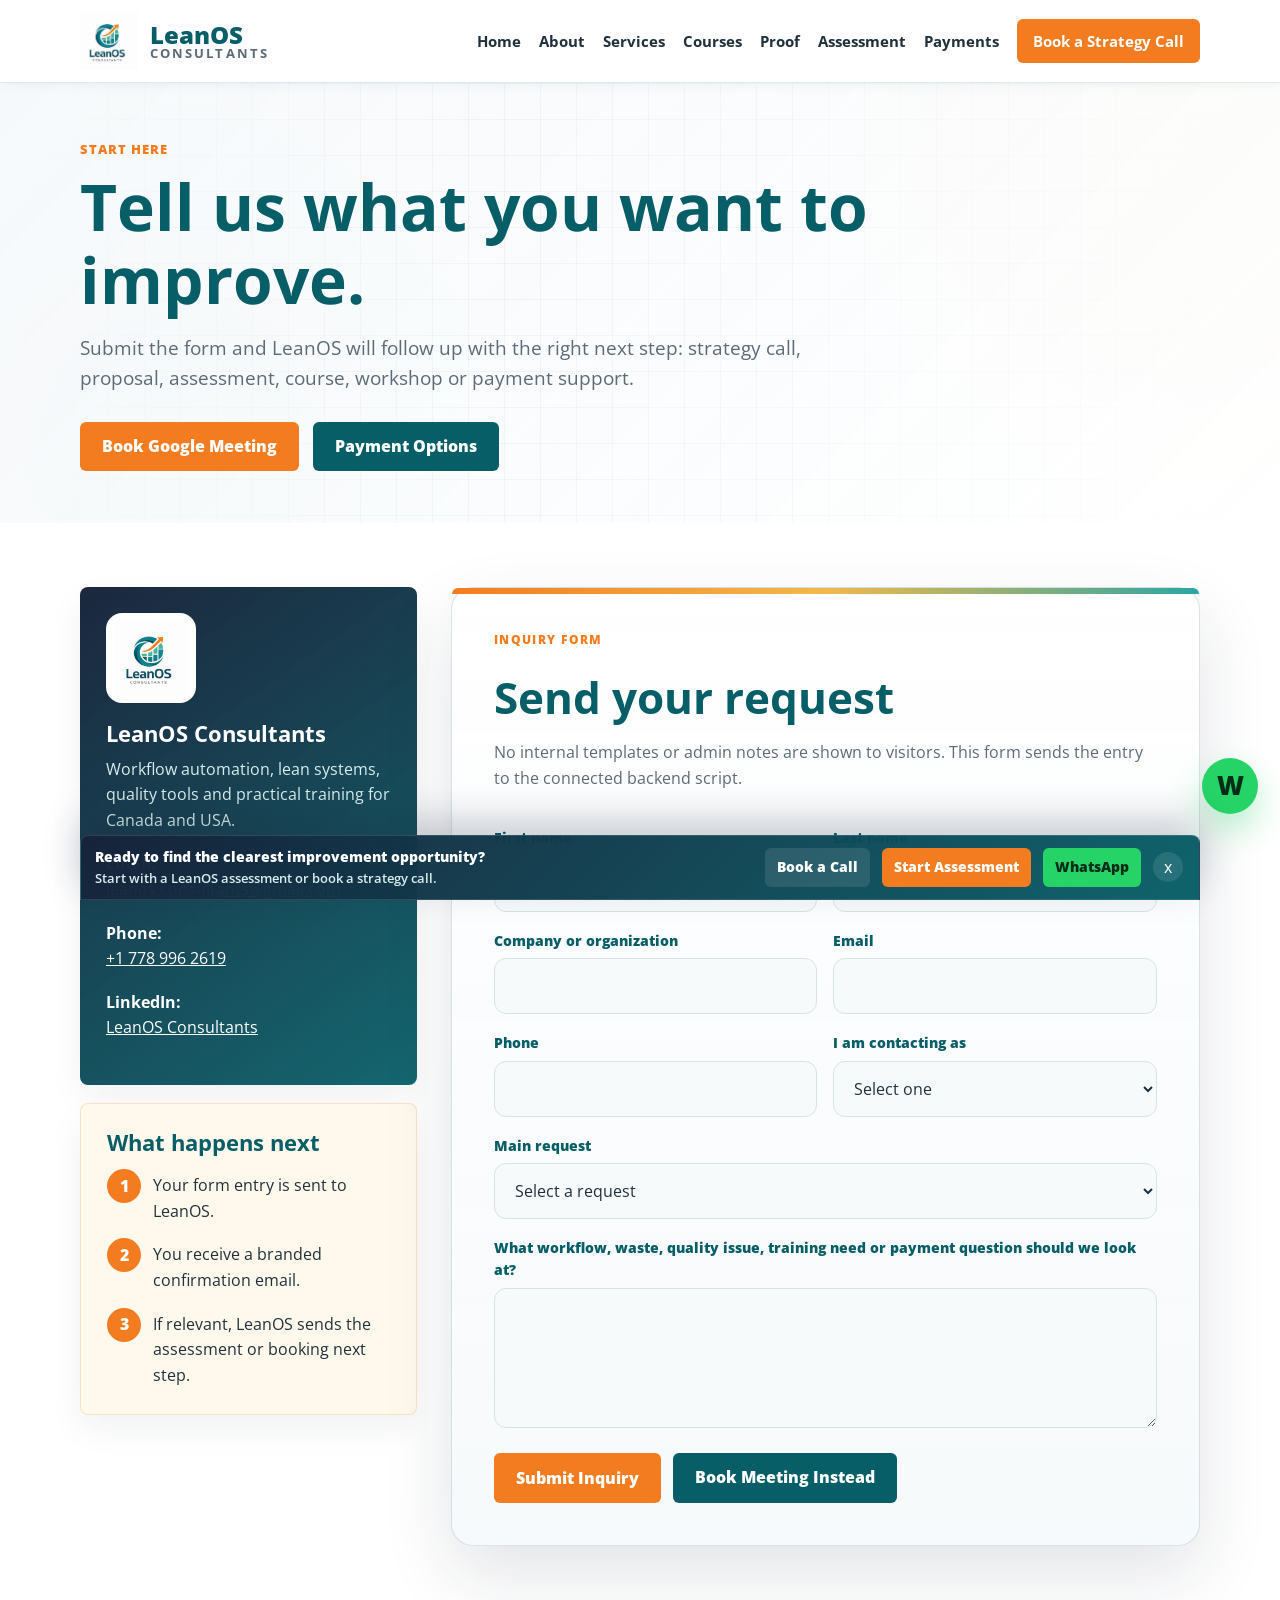
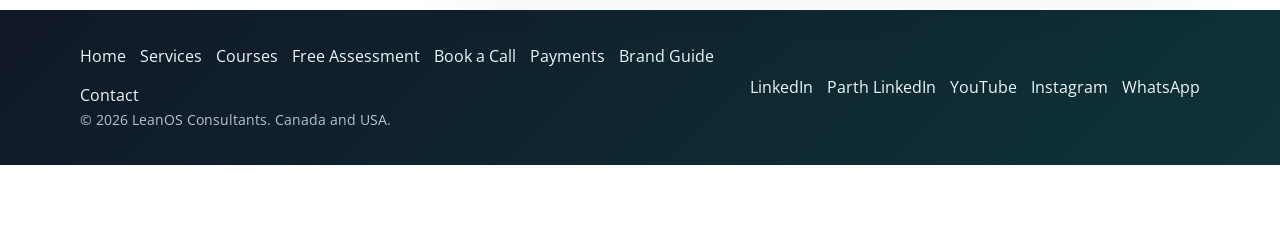
<file: contact.html>
<!DOCTYPE html>
<html lang="en">
<head>
  <meta charset="UTF-8">
  <meta name="viewport" content="width=device-width, initial-scale=1.0">
  <title>Contact | LeanOS Consultants</title>
  <meta name="description" content="Contact LeanOS Consultants to book a strategy call, request an assessment, get a proposal or enroll in a course.">
  <link rel="stylesheet" href="style.css">
</head>

<body>
<div id="header-placeholder"></div>

<main>
  <section class="hero contact-hero">
    <div class="container">
      <p class="eyebrow">Start here</p>
      <h1>Tell us what you want to improve.</h1>
      <p class="lead">
        Submit the form and LeanOS will follow up with the right next step: strategy call, proposal, assessment, course, workshop or payment support.
      </p>
      <div class="button-row">
        <a href="booking.html" class="btn-primary page-link">Book Google Meeting</a>
        <a href="payment.html" class="btn-secondary page-link">Payment Options</a>
      </div>
    </div>
  </section>

  <section>
    <div class="container contact-layout contact-layout-modern">
      <aside class="contact-stack">
        <div class="contact-card contact-profile-card">
          <div class="mini-logo">
            <img src="assets/images/LeanOS_logo.png" alt="LeanOS Consultants logo">
          </div>
          <h3>LeanOS Consultants</h3>
          <p class="muted">Workflow automation, lean systems, quality tools and practical training for Canada and USA.</p>
          <p><strong>Email:</strong><br><a href="mailto:leanos.consultants@gmail.com">leanos.consultants@gmail.com</a></p>
          <p><strong>Phone:</strong><br><a href="tel:+17789962619">+1 778 996 2619</a></p>
          <p><strong>LinkedIn:</strong><br><a href="https://www.linkedin.com/company/leanos-consultants/" target="_blank" rel="noopener">LeanOS Consultants</a></p>
        </div>

        <div class="contact-card next-step-card">
          <h3>What happens next</h3>
          <div class="next-step">
            <span>1</span>
            <p>Your form entry is sent to LeanOS.</p>
          </div>
          <div class="next-step">
            <span>2</span>
            <p>You receive a branded confirmation email.</p>
          </div>
          <div class="next-step">
            <span>3</span>
            <p>If relevant, LeanOS sends the assessment or booking next step.</p>
          </div>
        </div>
      </aside>

      <form id="contactForm" class="modern-form">
        <div class="form-kicker">Inquiry form</div>
        <h2 class="form-title">Send your request</h2>
        <p class="muted">No internal templates or admin notes are shown to visitors. This form sends the entry to the connected backend script.</p>

        <div class="form-row">
          <div class="field">
            <label for="firstName">First name</label>
            <input type="text" id="firstName" name="firstName" autocomplete="given-name" required>
          </div>
          <div class="field">
            <label for="lastName">Last name</label>
            <input type="text" id="lastName" name="lastName" autocomplete="family-name" required>
          </div>
        </div>

        <div class="form-row">
          <div class="field">
            <label for="company">Company or organization</label>
            <input type="text" id="company" name="company" autocomplete="organization" required>
          </div>
          <div class="field">
            <label for="email">Email</label>
            <input type="email" id="email" name="email" autocomplete="email" required>
          </div>
        </div>

        <div class="form-row">
          <div class="field">
            <label for="phone">Phone</label>
            <input type="tel" id="phone" name="phone" autocomplete="tel">
          </div>
          <div class="field">
            <label for="leadType">I am contacting as</label>
            <select id="leadType" name="leadType" required>
              <option value="">Select one</option>
              <option>Business owner or leader</option>
              <option>Team manager</option>
              <option>Employee or learner</option>
              <option>Student or professional</option>
              <option>Consultant</option>
            </select>
          </div>
        </div>

        <div class="field">
          <label for="service">Main request</label>
          <select id="service" name="service" required>
            <option value="">Select a request</option>
          </select>
        </div>

        <div class="field">
          <label for="message">What workflow, waste, quality issue, training need or payment question should we look at?</label>
          <textarea id="message" name="message" required></textarea>
        </div>

        <input type="hidden" id="bookingLink" name="bookingLink" value="https://calendar.app.google/23QnKVnAG2yPkNab8">
        <input type="hidden" id="sourcePage" name="sourcePage" value="contact">

        <div class="form-actions">
          <button type="submit" class="btn-primary">Submit Inquiry</button>
          <a href="booking.html" class="btn-secondary page-link">Book Meeting Instead</a>
        </div>

        <p id="thankYou" class="thank-you">
          Thank you. Your request was submitted and LeanOS Consultants will follow up by email.
        </p>
        <p id="formError" class="form-error">
          Something prevented the form from sending. Please email leanos.consultants@gmail.com.
        </p>
      </form>
    </div>
  </section>
</main>

<div id="footer-placeholder"></div>
<script src="layout.js"></script>
<script>
fetch("services.txt")
  .then(response => {
    if (!response.ok) throw new Error("Failed to load services.txt");
    return response.text();
  })
  .then(data => {
    const services = data.split(",").map(service => service.trim()).filter(Boolean);
    const select = document.getElementById("service");
    services.forEach(service => {
      const option = document.createElement("option");
      option.value = service;
      option.textContent = service;
      select.appendChild(option);
    });
    const requestedService = new URLSearchParams(window.location.search).get("request");
    if (requestedService) {
      const existingOption = Array.from(select.options).find(option => option.value === requestedService);
      if (existingOption) {
        select.value = requestedService;
      } else {
        const option = document.createElement("option");
        option.value = requestedService;
        option.textContent = requestedService;
        select.appendChild(option);
        select.value = requestedService;
      }
    }
  })
  .catch(error => console.error(error));

const scriptURL = "https://script.google.com/macros/s/AKfycbyzKp6vIbQhe6jXPD-RrKxsydnv4l7pD2yzlRn4D89EqIsWUj3F5zY-fhVFRh7lSl8b/exec";

document.getElementById("contactForm").addEventListener("submit", function(event) {
  event.preventDefault();

  const submitButton = this.querySelector("button[type='submit']");
  const thankYou = document.getElementById("thankYou");
  const formError = document.getElementById("formError");
  thankYou.style.display = "none";
  formError.style.display = "none";
  submitButton.disabled = true;
  submitButton.textContent = "Sending...";

  const data = {
    firstName: document.getElementById("firstName").value,
    lastName: document.getElementById("lastName").value,
    company: document.getElementById("company").value,
    email: document.getElementById("email").value,
    phone: document.getElementById("phone").value,
    leadType: document.getElementById("leadType").value,
    service: document.getElementById("service").value,
    message: document.getElementById("message").value,
    bookingLink: document.getElementById("bookingLink").value,
    sourcePage: document.getElementById("sourcePage").value,
    submittedAt: new Date().toISOString()
  };

  fetch(scriptURL, {
    method: "POST",
    body: JSON.stringify(data)
  })
    .then(response => response.json())
    .then(() => {
      thankYou.style.display = "block";
      document.getElementById("contactForm").reset();
    })
    .catch(error => {
      console.error(error);
      formError.style.display = "block";
    })
    .finally(() => {
      submitButton.disabled = false;
      submitButton.textContent = "Submit Inquiry";
    });
});
</script>
</body>
</html>
</file>
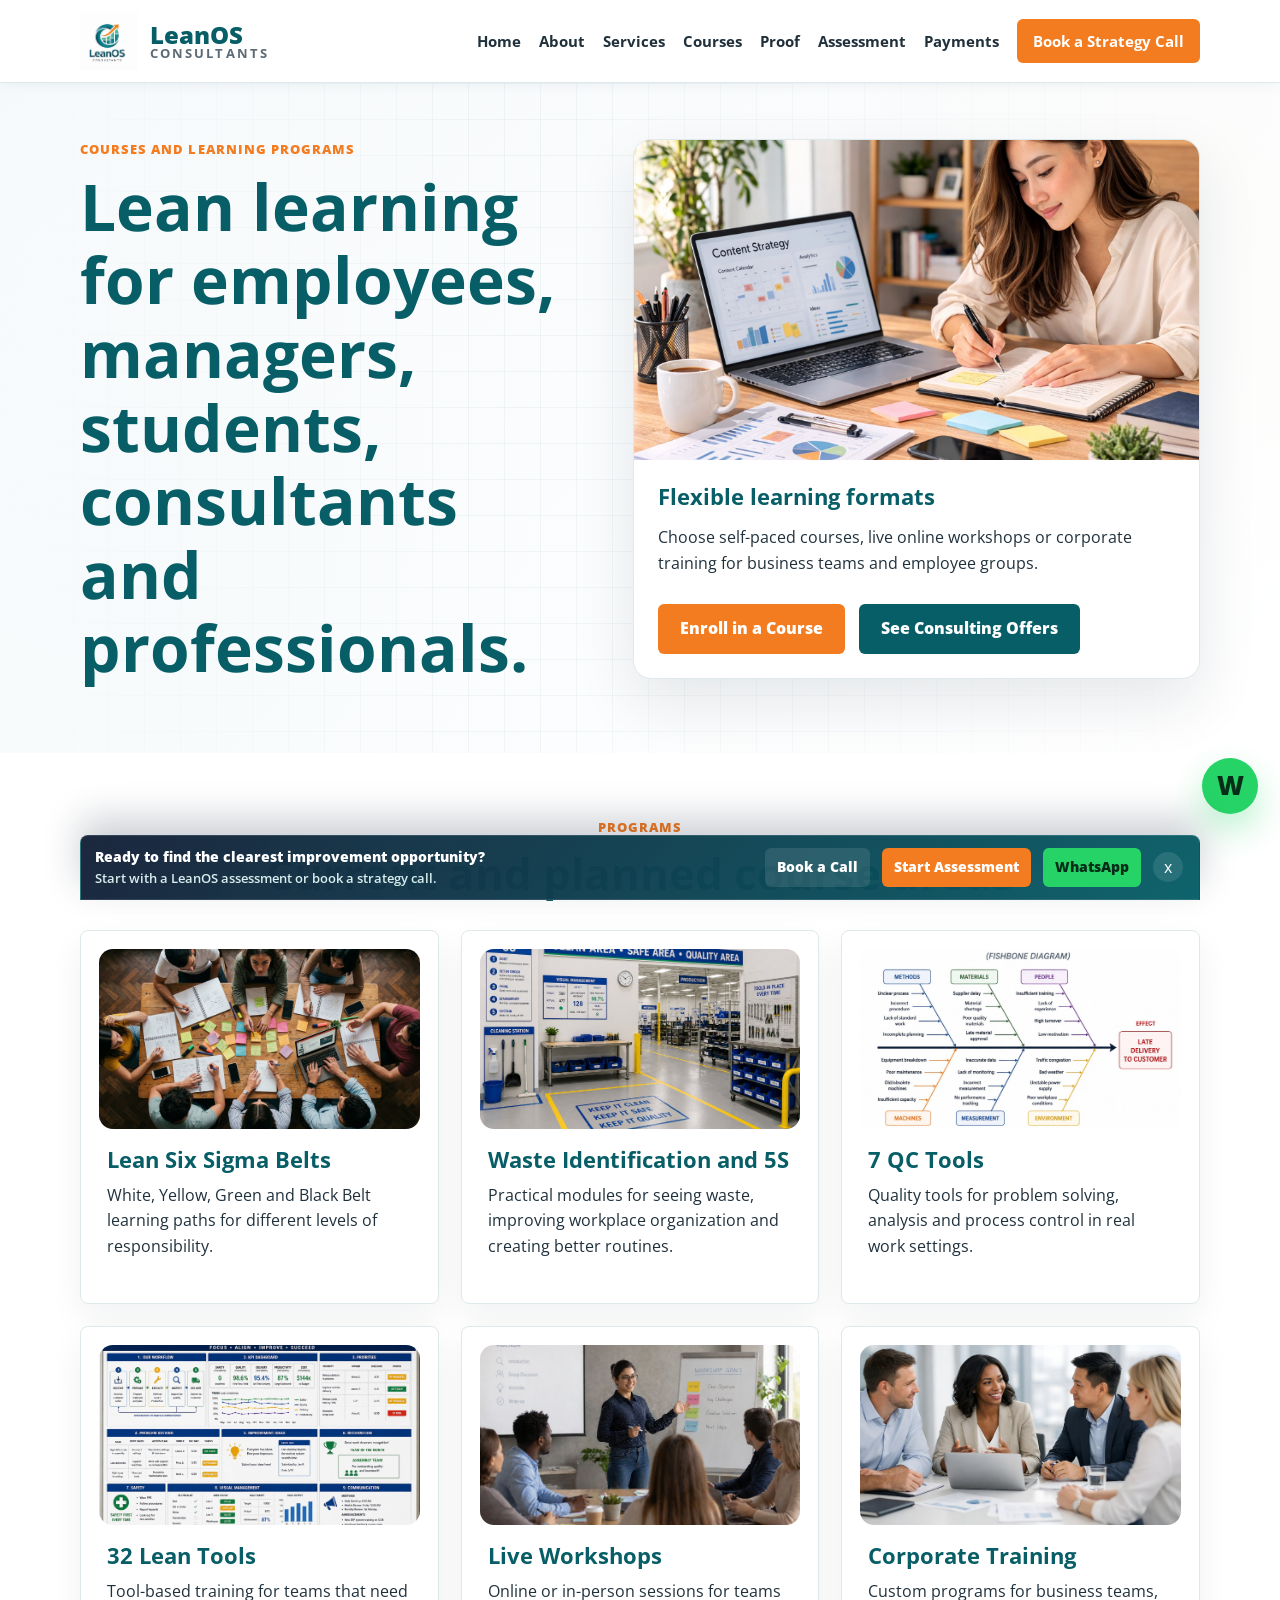
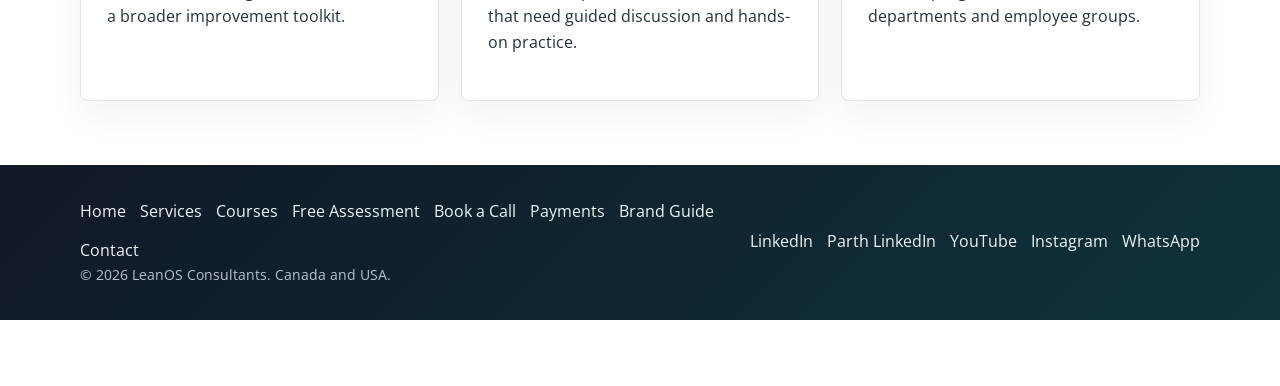
<file: courses.html>
<!DOCTYPE html>
<html lang="en">
<head>
  <meta charset="UTF-8">
  <meta name="viewport" content="width=device-width, initial-scale=1.0">
  <title>Courses | LeanOS Consultants</title>
  <meta name="description" content="LeanOS Consultants offers Lean Six Sigma belt courses, 7 QC tools, 32 lean tools, 5S and corporate training.">
  <link rel="stylesheet" href="style.css">
</head>

<body>
<div id="header-placeholder"></div>

<main>
  <section class="hero">
    <div class="container split">
      <div>
        <p class="eyebrow">Courses and learning programs</p>
        <h1>Lean learning for employees, managers, students, consultants and professionals.</h1>
      </div>
      <div class="image-card">
        <img src="assets/images/leanos-online-learning.jpg" alt="Online learning workspace with charts and notes">
        <div class="image-card-content">
          <h3>Flexible learning formats</h3>
          <p>Choose self-paced courses, live online workshops or corporate training for business teams and employee groups.</p>
          <div class="button-row">
            <a href="contact.html" class="btn-primary page-link">Enroll in a Course</a>
            <a href="services.html" class="btn-secondary page-link">See Consulting Offers</a>
          </div>
        </div>
      </div>
    </div>
  </section>

  <section>
    <div class="container">
      <div class="section-heading center">
        <p class="eyebrow">Programs</p>
        <h2>Current and planned course areas</h2>
      </div>

      <div class="course-grid">
        <article class="course-card">
          <img src="assets/images/leanos-team-planning.jpg" alt="Team collaborating with sticky notes">
          <h3>Lean Six Sigma Belts</h3>
          <p>White, Yellow, Green and Black Belt learning paths for different levels of responsibility.</p>
        </article>

        <article class="course-card">
          <img src="assets/images/leanos-hero-operations.jpg" alt="5S visual management area">
          <h3>Waste Identification and 5S</h3>
          <p>Practical modules for seeing waste, improving workplace organization and creating better routines.</p>
        </article>

        <article class="course-card">
          <img src="assets/images/leanos-quality-tools.jpg" alt="Cause and effect diagram">
          <h3>7 QC Tools</h3>
          <p>Quality tools for problem solving, analysis and process control in real work settings.</p>
        </article>

        <article class="course-card">
          <img src="assets/images/leanos-assessment-board.jpg" alt="Operations improvement board">
          <h3>32 Lean Tools</h3>
          <p>Tool-based training for teams that need a broader improvement toolkit.</p>
        </article>

        <article class="course-card">
          <img src="assets/images/leanos-workshop.jpg" alt="Live workshop training session">
          <h3>Live Workshops</h3>
          <p>Online or in-person sessions for teams that need guided discussion and hands-on practice.</p>
        </article>

        <article class="course-card">
          <img src="assets/images/leanos-professional-services.jpg" alt="Business professionals in a training discussion">
          <h3>Corporate Training</h3>
          <p>Custom programs for business teams, departments and employee groups.</p>
        </article>
      </div>
    </div>
  </section>
</main>

<div id="footer-placeholder"></div>
<script src="layout.js"></script>
</body>
</html>
</file>
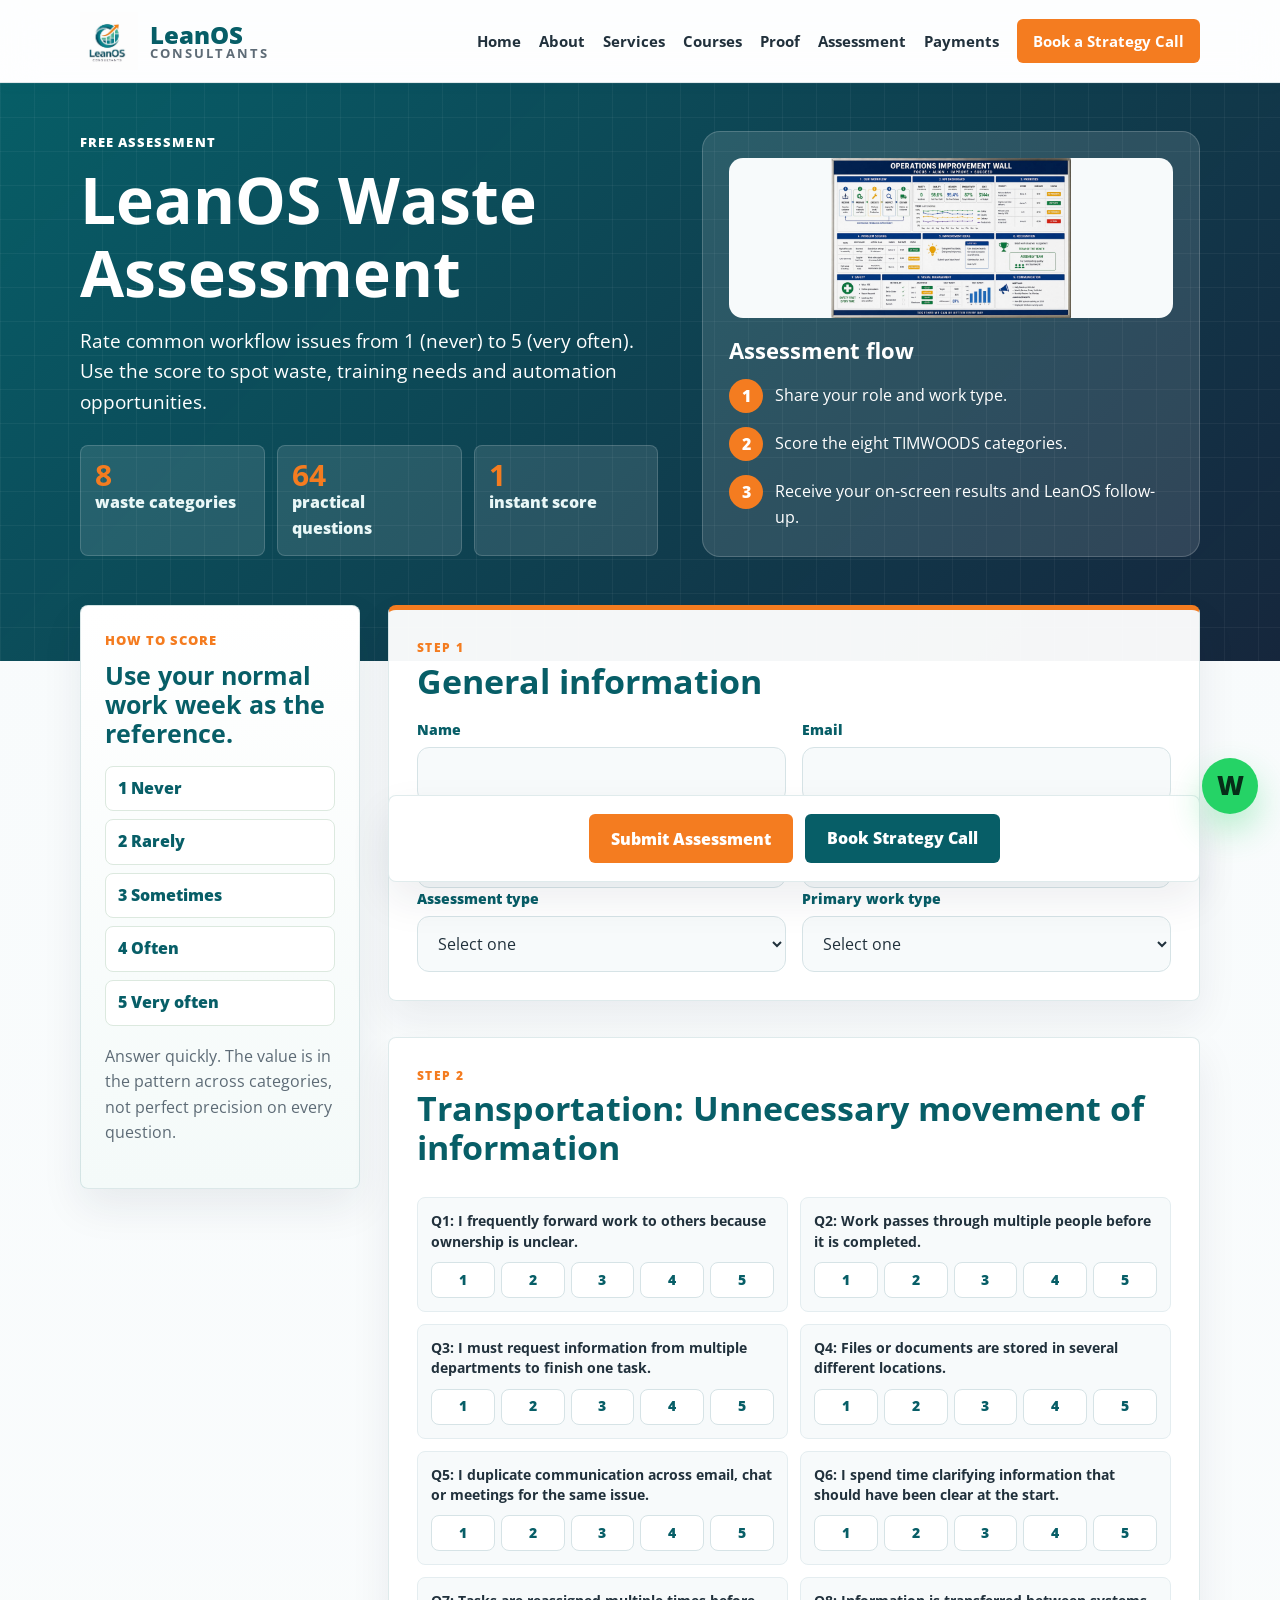
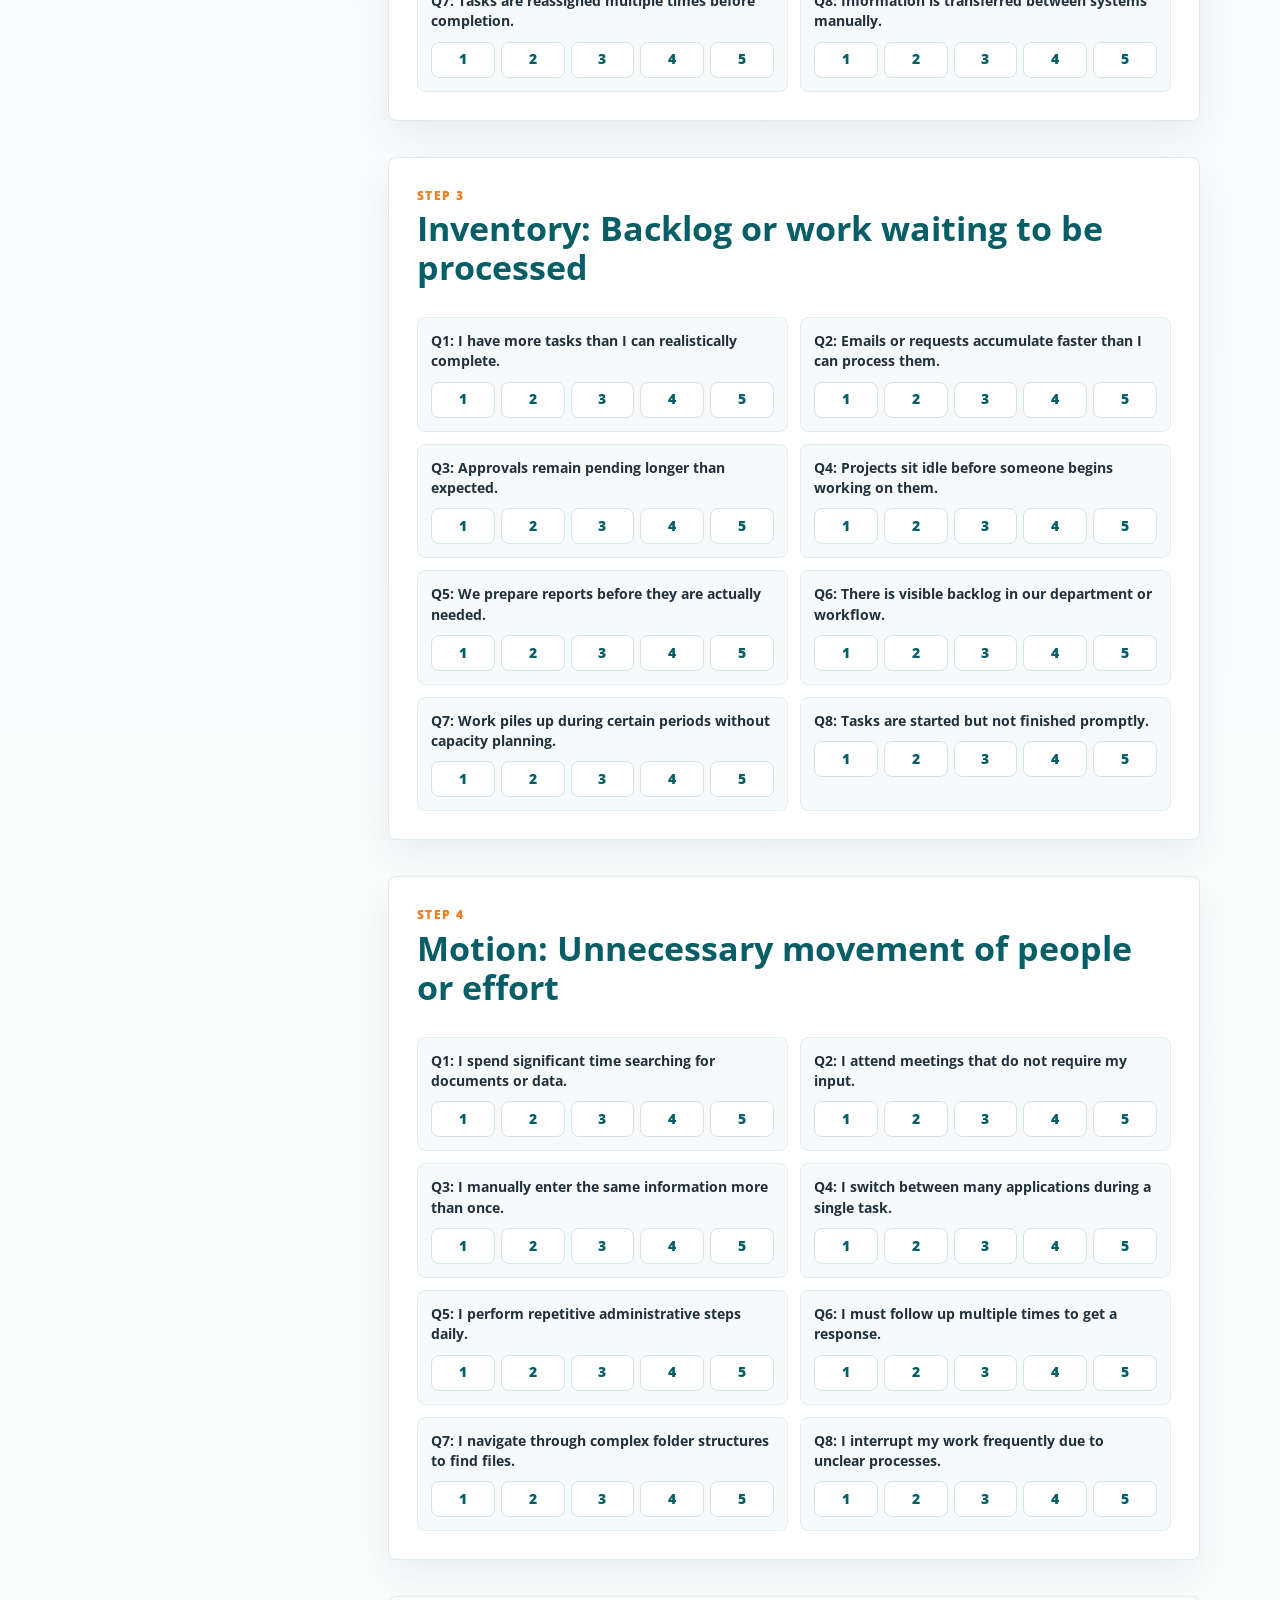
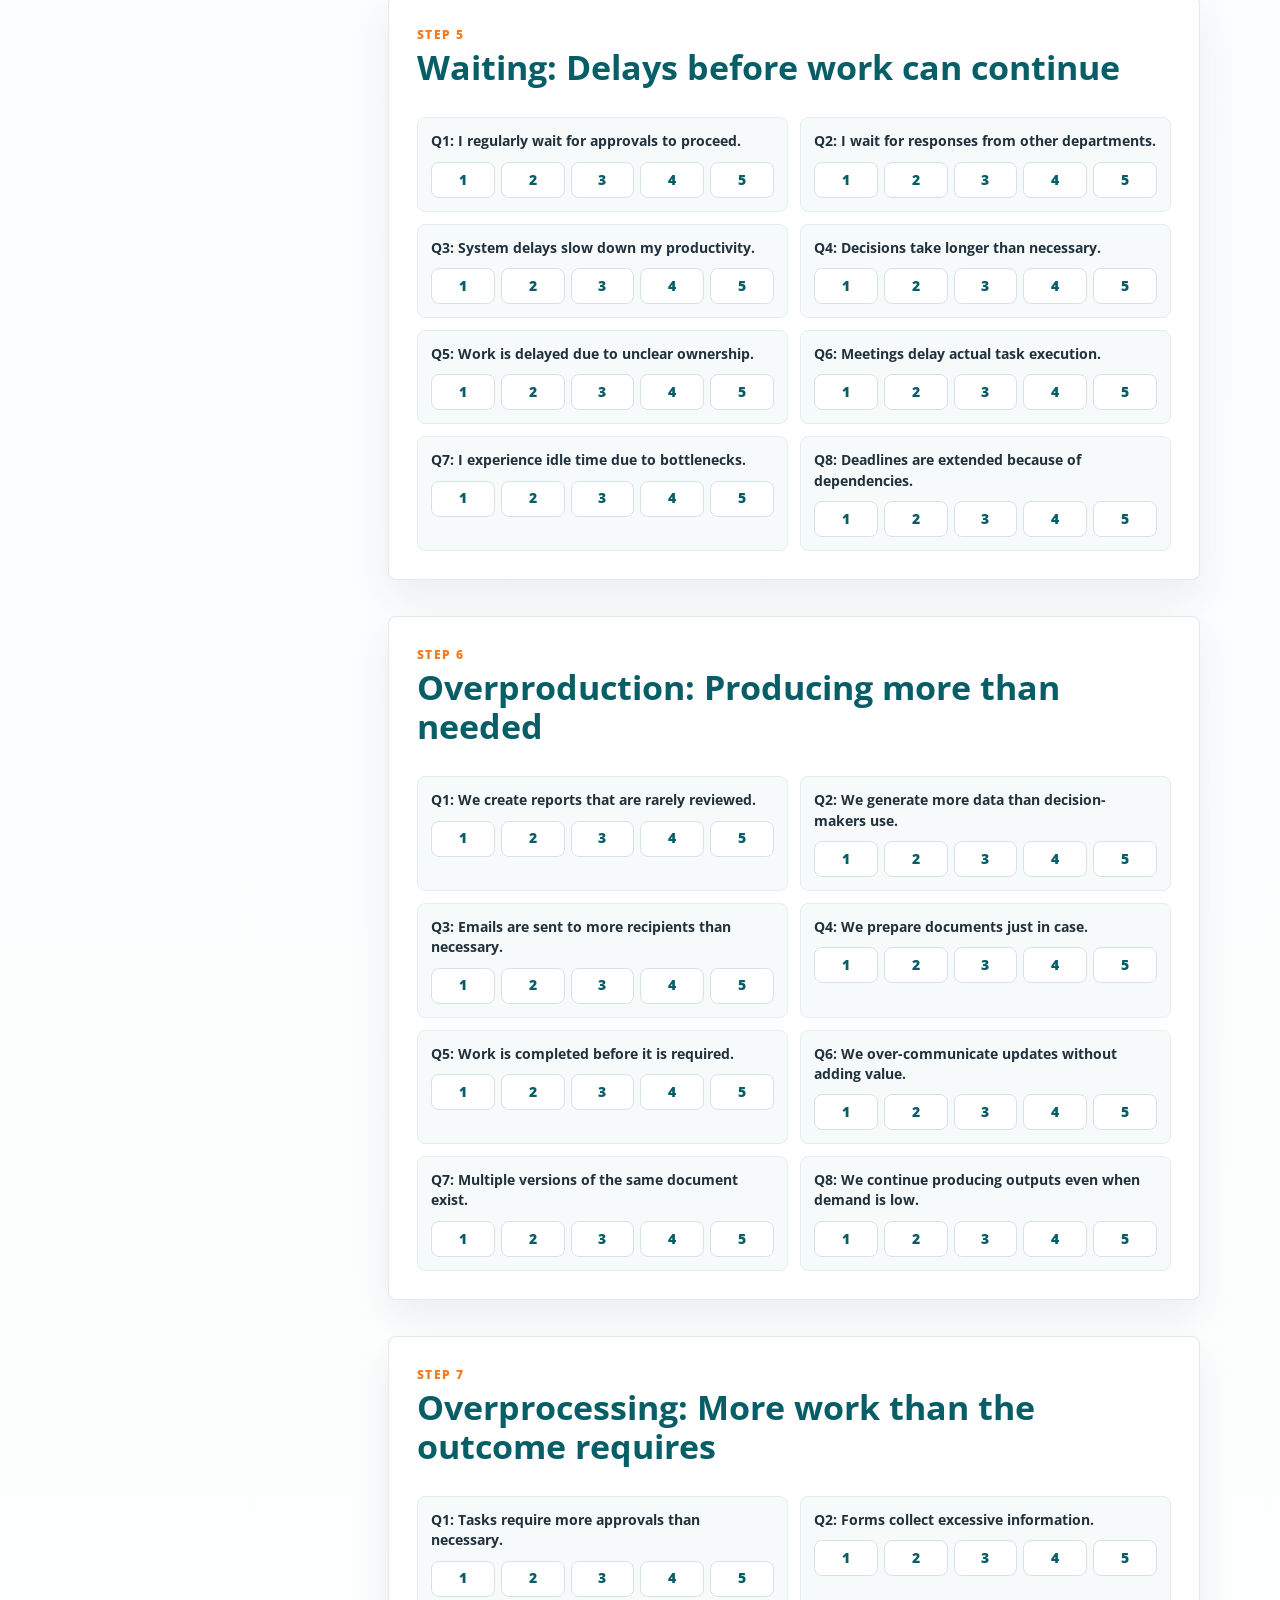
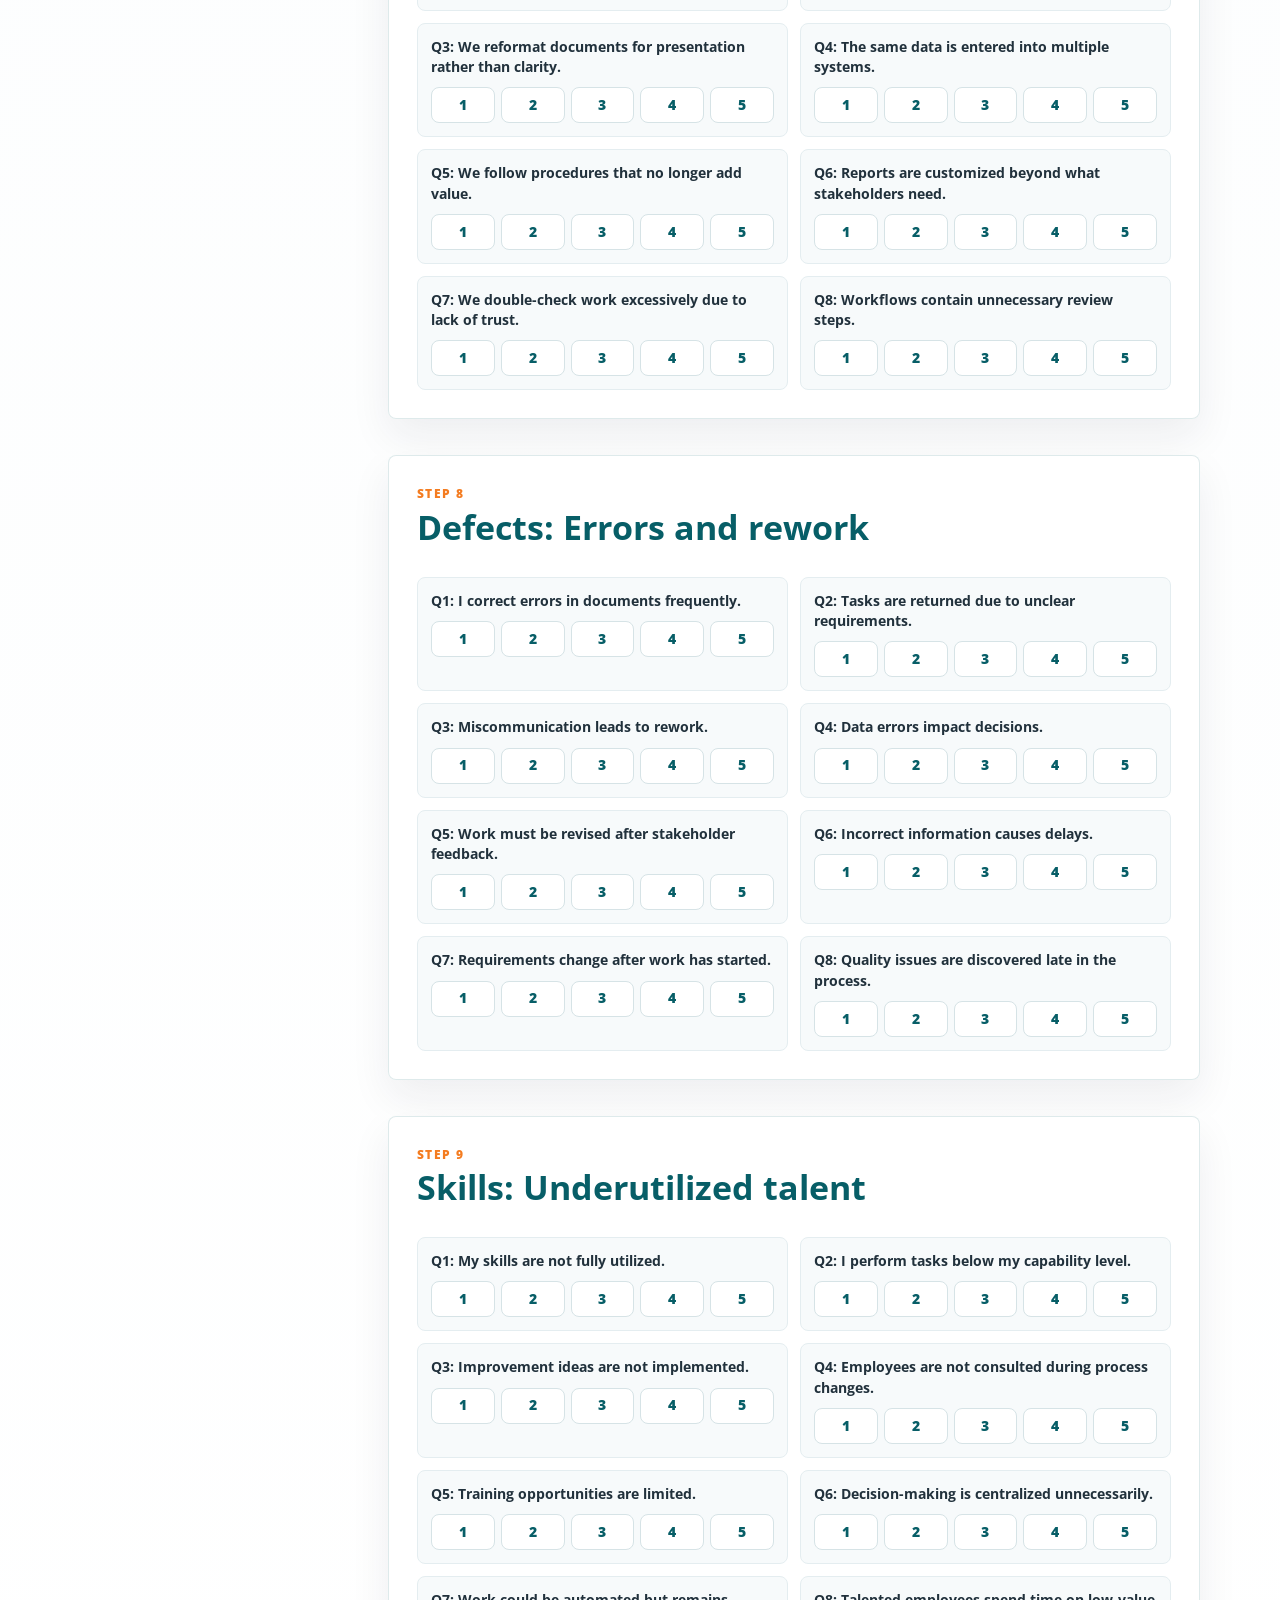
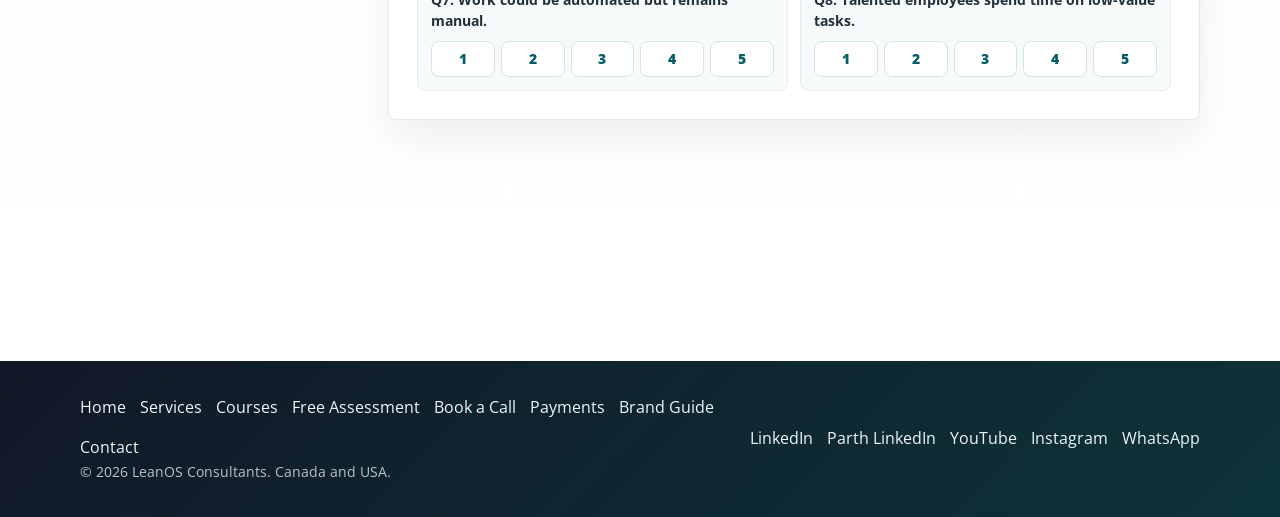
<file: office_assessment.html>
<!DOCTYPE html>
<html lang="en">
<head>
  <meta charset="UTF-8">
  <meta name="viewport" content="width=device-width, initial-scale=1.0">
  <title>Free LeanOS Waste Assessment | LeanOS Consultants</title>
  <meta name="description" content="A free LeanOS TIMWOODS waste assessment for business teams and learners.">
  <link rel="stylesheet" href="style.css">
</head>

<body class="assessment-shell">
<div id="header-placeholder"></div>

<main>
  <section class="assessment-header modern-assessment-hero">
    <div class="container assessment-hero-grid">
      <div class="assessment-hero-copy">
        <p class="eyebrow">Free assessment</p>
        <h1>LeanOS Waste Assessment</h1>
        <p class="lead">
          Rate common workflow issues from 1 (never) to 5 (very often). Use the score to spot waste, training needs and automation opportunities.
        </p>
        <div class="assessment-stat-row">
          <span><strong>8</strong> waste categories</span>
          <span><strong>64</strong> practical questions</span>
          <span><strong>1</strong> instant score</span>
        </div>
      </div>
      <div class="assessment-summary-card">
        <img class="summary-image" src="assets/images/leanos-assessment-board.jpg" alt="Operations improvement board">
        <h3>Assessment flow</h3>
        <div class="next-step"><span>1</span><p>Share your role and work type.</p></div>
        <div class="next-step"><span>2</span><p>Score the eight TIMWOODS categories.</p></div>
        <div class="next-step"><span>3</span><p>Receive your on-screen results and LeanOS follow-up.</p></div>
      </div>
    </div>
  </section>

  <section class="assessment-tool-section">
    <div class="container assessment-layout">
      <aside class="assessment-guide" aria-label="Assessment guide">
        <p class="eyebrow">How to score</p>
        <h2>Use your normal work week as the reference.</h2>
        <div class="score-guide">
          <span>1 Never</span>
          <span>2 Rarely</span>
          <span>3 Sometimes</span>
          <span>4 Often</span>
          <span>5 Very often</span>
        </div>
        <p class="muted">Answer quickly. The value is in the pattern across categories, not perfect precision on every question.</p>
      </aside>

      <form id="assessmentForm" class="modern-form assessment-form">
        <div class="assessment-card assessment-info-card">
          <div class="assessment-card-heading">
            <p class="form-kicker">Step 1</p>
            <h2>General information</h2>
          </div>

          <div class="form-row">
            <div>
              <label for="name">Name</label>
              <input type="text" id="name" name="Name" required>
            </div>
            <div>
              <label for="email">Email</label>
              <input type="email" id="email" name="Email" required>
            </div>
          </div>

          <div class="form-row">
            <div>
              <label for="organization">Company or organization</label>
              <input type="text" id="organization" name="Organization" required>
            </div>
            <div>
              <label for="role">Role or title</label>
              <input type="text" id="role" name="Role" required>
            </div>
          </div>

          <div class="form-row">
            <div>
              <label for="audience">Assessment type</label>
              <select id="audience" name="AssessmentType" required>
                <option value="">Select one</option>
                <option>Business workflow assessment</option>
                <option>Learner self-assessment</option>
                <option>Team training assessment</option>
              </select>
            </div>
            <div>
              <label for="workType">Primary work type</label>
              <select id="workType" name="WorkType" required>
                <option value="">Select one</option>
                <option>Administrative</option>
                <option>Operations</option>
                <option>Sales</option>
                <option>Finance</option>
                <option>Management</option>
                <option>Healthcare</option>
                <option>Manufacturing</option>
                <option>Logistics</option>
                <option>Retail</option>
                <option>Other</option>
              </select>
            </div>
          </div>
        </div>

        <div id="questionMount" class="assessment-category-grid"></div>

        <div class="assessment-actions assessment-submit-bar">
          <button type="submit" class="btn-primary">Submit Assessment</button>
          <a href="booking.html" class="btn-secondary page-link">Book Strategy Call</a>
        </div>

        <div id="results" class="assessment-card" style="display:none;">
          <h2>Waste assessment results</h2>
          <div id="wasteResults"></div>
          <p class="muted">Use this as a starting point for a LeanOS strategy call, proposal or training plan.</p>
          <a href="contact.html" class="btn-primary page-link">Book a Strategy Call</a>
        </div>

        <p id="assessmentSubmitStatus" class="thank-you">
          Your assessment entry was submitted to LeanOS Consultants.
        </p>
        <p id="assessmentSubmitError" class="form-error">
          Your score was calculated, but the entry could not be sent. Please contact leanos.consultants@gmail.com.
        </p>
      </form>
    </div>
  </section>
</main>

<div id="footer-placeholder"></div>
<script src="layout.js"></script>
<script>
const sections = {
  T: {
    title: "Transportation: Unnecessary movement of information",
    questions: [
      "I frequently forward work to others because ownership is unclear.",
      "Work passes through multiple people before it is completed.",
      "I must request information from multiple departments to finish one task.",
      "Files or documents are stored in several different locations.",
      "I duplicate communication across email, chat or meetings for the same issue.",
      "I spend time clarifying information that should have been clear at the start.",
      "Tasks are reassigned multiple times before completion.",
      "Information is transferred between systems manually."
    ]
  },
  I: {
    title: "Inventory: Backlog or work waiting to be processed",
    questions: [
      "I have more tasks than I can realistically complete.",
      "Emails or requests accumulate faster than I can process them.",
      "Approvals remain pending longer than expected.",
      "Projects sit idle before someone begins working on them.",
      "We prepare reports before they are actually needed.",
      "There is visible backlog in our department or workflow.",
      "Work piles up during certain periods without capacity planning.",
      "Tasks are started but not finished promptly."
    ]
  },
  M: {
    title: "Motion: Unnecessary movement of people or effort",
    questions: [
      "I spend significant time searching for documents or data.",
      "I attend meetings that do not require my input.",
      "I manually enter the same information more than once.",
      "I switch between many applications during a single task.",
      "I perform repetitive administrative steps daily.",
      "I must follow up multiple times to get a response.",
      "I navigate through complex folder structures to find files.",
      "I interrupt my work frequently due to unclear processes."
    ]
  },
  W: {
    title: "Waiting: Delays before work can continue",
    questions: [
      "I regularly wait for approvals to proceed.",
      "I wait for responses from other departments.",
      "System delays slow down my productivity.",
      "Decisions take longer than necessary.",
      "Work is delayed due to unclear ownership.",
      "Meetings delay actual task execution.",
      "I experience idle time due to bottlenecks.",
      "Deadlines are extended because of dependencies."
    ]
  },
  O1: {
    title: "Overproduction: Producing more than needed",
    questions: [
      "We create reports that are rarely reviewed.",
      "We generate more data than decision-makers use.",
      "Emails are sent to more recipients than necessary.",
      "We prepare documents just in case.",
      "Work is completed before it is required.",
      "We over-communicate updates without adding value.",
      "Multiple versions of the same document exist.",
      "We continue producing outputs even when demand is low."
    ]
  },
  O2: {
    title: "Overprocessing: More work than the outcome requires",
    questions: [
      "Tasks require more approvals than necessary.",
      "Forms collect excessive information.",
      "We reformat documents for presentation rather than clarity.",
      "The same data is entered into multiple systems.",
      "We follow procedures that no longer add value.",
      "Reports are customized beyond what stakeholders need.",
      "We double-check work excessively due to lack of trust.",
      "Workflows contain unnecessary review steps."
    ]
  },
  D: {
    title: "Defects: Errors and rework",
    questions: [
      "I correct errors in documents frequently.",
      "Tasks are returned due to unclear requirements.",
      "Miscommunication leads to rework.",
      "Data errors impact decisions.",
      "Work must be revised after stakeholder feedback.",
      "Incorrect information causes delays.",
      "Requirements change after work has started.",
      "Quality issues are discovered late in the process."
    ]
  },
  S: {
    title: "Skills: Underutilized talent",
    questions: [
      "My skills are not fully utilized.",
      "I perform tasks below my capability level.",
      "Improvement ideas are not implemented.",
      "Employees are not consulted during process changes.",
      "Training opportunities are limited.",
      "Decision-making is centralized unnecessarily.",
      "Work could be automated but remains manual.",
      "Talented employees spend time on low-value tasks."
    ]
  }
};

const wasteNames = {
  T: "Transportation",
  I: "Inventory",
  M: "Motion",
  W: "Waiting",
  O1: "Overproduction",
  O2: "Overprocessing",
  D: "Defects",
  S: "Skills"
};

function generateQuestions() {
  const mount = document.getElementById("questionMount");

  Object.keys(sections).forEach(sectionKey => {
    const section = sections[sectionKey];
    const card = document.createElement("div");
    card.className = "assessment-card assessment-category-card";
    card.innerHTML = `
      <div class="assessment-card-heading">
        <p class="form-kicker">Step ${Object.keys(sections).indexOf(sectionKey) + 2}</p>
        <h2>${section.title}</h2>
      </div>
    `;

    section.questions.forEach((questionText, index) => {
      const div = document.createElement("div");
      div.className = "assessment-question";
      div.innerHTML = `
        <fieldset>
          <legend><strong>Q${index + 1}:</strong> ${questionText}</legend>
          <div class="score-options" aria-label="Score from 1 never to 5 very often">
            <label><input type="radio" name="${sectionKey}_Q${index + 1}" value="1" required><span>1</span></label>
            <label><input type="radio" name="${sectionKey}_Q${index + 1}" value="2"><span>2</span></label>
            <label><input type="radio" name="${sectionKey}_Q${index + 1}" value="3"><span>3</span></label>
            <label><input type="radio" name="${sectionKey}_Q${index + 1}" value="4"><span>4</span></label>
            <label><input type="radio" name="${sectionKey}_Q${index + 1}" value="5"><span>5</span></label>
          </div>
        </fieldset>
      `;
      card.appendChild(div);
    });

    mount.appendChild(card);
  });
}

function calculateWaste(data) {
  const resultParts = [];

  Object.keys(wasteNames).forEach(type => {
    let total = 0;
    let count = 0;

    Object.keys(data).forEach(key => {
      if (key.startsWith(type + "_Q")) {
        total += Number(data[key]);
        count++;
      }
    });

    const maxScore = count * 5;
    const percent = Math.round((total / maxScore) * 100);
    resultParts.push(`
      <div style="margin-bottom:20px">
        <strong>${wasteNames[type]}</strong><br>
        Score: ${total} / ${maxScore}<br>
        Waste presence: ${percent}%
        <div class="result-bar" aria-hidden="true"><span style="width:${percent}%"></span></div>
      </div>
    `);
  });

  document.getElementById("wasteResults").innerHTML = resultParts.join("");
  document.getElementById("results").style.display = "block";
  document.getElementById("results").scrollIntoView({ behavior: "smooth", block: "start" });
}

generateQuestions();

const scriptURL = "https://script.google.com/macros/s/AKfycbyzKp6vIbQhe6jXPD-RrKxsydnv4l7pD2yzlRn4D89EqIsWUj3F5zY-fhVFRh7lSl8b/exec";

document.getElementById("assessmentForm").addEventListener("submit", function(event) {
  event.preventDefault();
  const submitButton = this.querySelector("button[type='submit']");
  const submitStatus = document.getElementById("assessmentSubmitStatus");
  const submitError = document.getElementById("assessmentSubmitError");
  submitStatus.style.display = "none";
  submitError.style.display = "none";
  submitButton.disabled = true;
  submitButton.textContent = "Submitting...";

  const formData = new FormData(this);
  const data = {};
  formData.forEach((value, key) => {
    data[key] = value;
  });
  data.SubmittedAt = new Date().toISOString();
  data.sourcePage = "assessment";
  data.bookingLink = "https://calendar.app.google/23QnKVnAG2yPkNab8";

  calculateWaste(data);

  const existing = JSON.parse(localStorage.getItem("leanosWasteAssessmentData")) || [];
  existing.push(data);
  localStorage.setItem("leanosWasteAssessmentData", JSON.stringify(existing));

  fetch(scriptURL, {
    method: "POST",
    body: JSON.stringify(data)
  })
    .then(response => response.json())
    .then(() => {
      submitStatus.style.display = "block";
    })
    .catch(error => {
      console.error(error);
      submitError.style.display = "block";
    })
    .finally(() => {
      submitButton.disabled = false;
      submitButton.textContent = "Submit Assessment";
    });
});
</script>
</body>
</html>
</file>
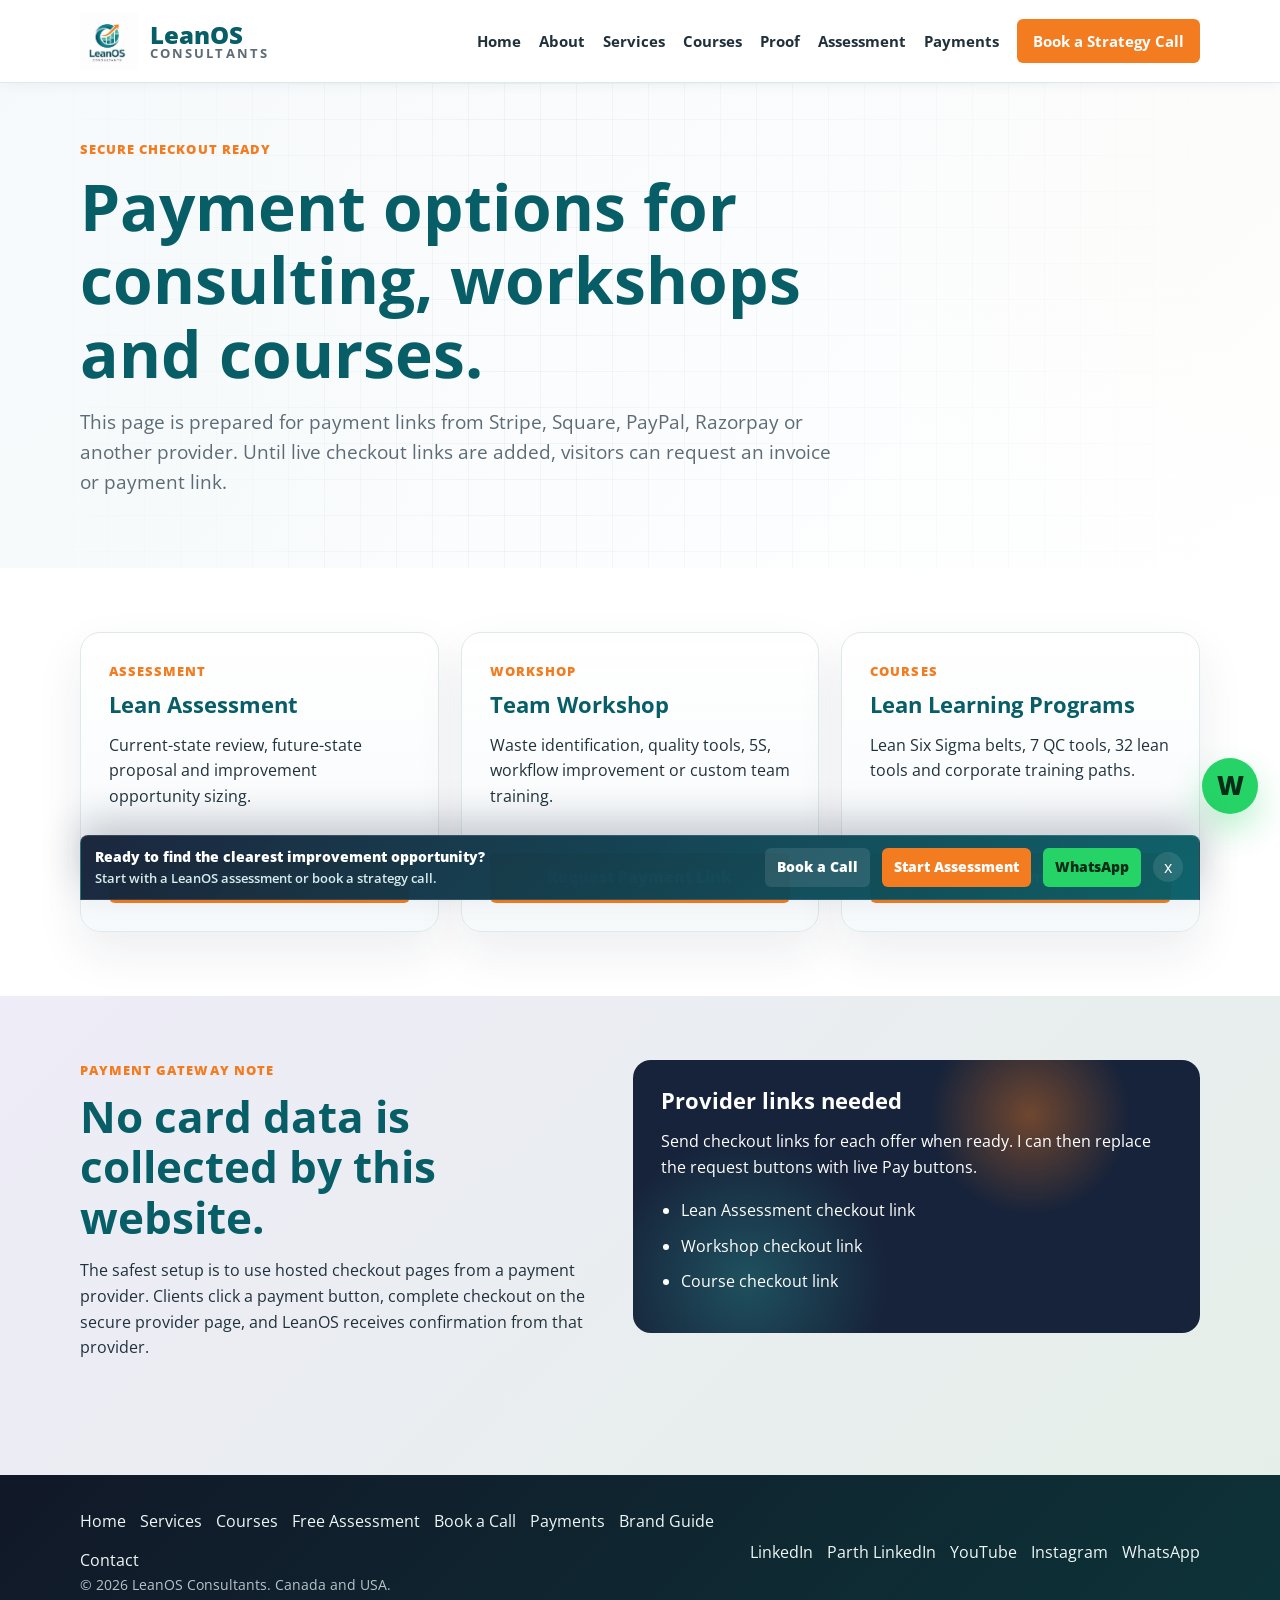
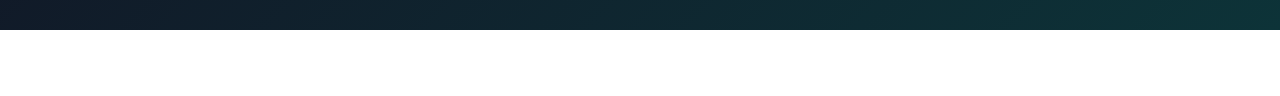
<file: payment.html>
<!DOCTYPE html>
<html lang="en">
<head>
  <meta charset="UTF-8">
  <meta name="viewport" content="width=device-width, initial-scale=1.0">
  <title>Payments | LeanOS Consultants</title>
  <meta name="description" content="Payment options for LeanOS Consultants assessments, workshops, training and courses.">
  <link rel="stylesheet" href="style.css">
</head>

<body>
<div id="header-placeholder"></div>

<main>
  <section class="hero">
    <div class="container">
      <p class="eyebrow">Secure checkout ready</p>
      <h1>Payment options for consulting, workshops and courses.</h1>
      <p class="lead">
        This page is prepared for payment links from Stripe, Square, PayPal, Razorpay or another provider. Until live checkout links are added, visitors can request an invoice or payment link.
      </p>
    </div>
  </section>

  <section>
    <div class="container payment-grid">
      <article class="payment-card">
        <p class="eyebrow">Assessment</p>
        <h3>Lean Assessment</h3>
        <p>Current-state review, future-state proposal and improvement opportunity sizing.</p>
        <a class="btn-primary payment-link" data-payment-key="assessment" href="contact.html?request=Lean%20Assessment">Request Payment Link</a>
      </article>

      <article class="payment-card">
        <p class="eyebrow">Workshop</p>
        <h3>Team Workshop</h3>
        <p>Waste identification, quality tools, 5S, workflow improvement or custom team training.</p>
        <a class="btn-primary payment-link" data-payment-key="workshop" href="contact.html?request=Team%20Workshop">Request Payment Link</a>
      </article>

      <article class="payment-card">
        <p class="eyebrow">Courses</p>
        <h3>Lean Learning Programs</h3>
        <p>Lean Six Sigma belts, 7 QC tools, 32 lean tools and corporate training paths.</p>
        <a class="btn-primary payment-link" data-payment-key="course" href="contact.html?request=Course%20Enrollment">Request Payment Link</a>
      </article>
    </div>
  </section>

  <section class="story-band">
    <div class="container split">
      <div class="section-heading">
        <p class="eyebrow">Payment gateway note</p>
        <h2>No card data is collected by this website.</h2>
        <p>
          The safest setup is to use hosted checkout pages from a payment provider. Clients click a payment button, complete checkout on the secure provider page, and LeanOS receives confirmation from that provider.
        </p>
      </div>
      <div class="visual-card">
        <h3>Provider links needed</h3>
        <p>Send checkout links for each offer when ready. I can then replace the request buttons with live Pay buttons.</p>
        <ul class="plain-list">
          <li>Lean Assessment checkout link</li>
          <li>Workshop checkout link</li>
          <li>Course checkout link</li>
        </ul>
      </div>
    </div>
  </section>
</main>

<div id="footer-placeholder"></div>
<script src="layout.js"></script>
<script src="payment-config.js"></script>
</body>
</html>
</file>
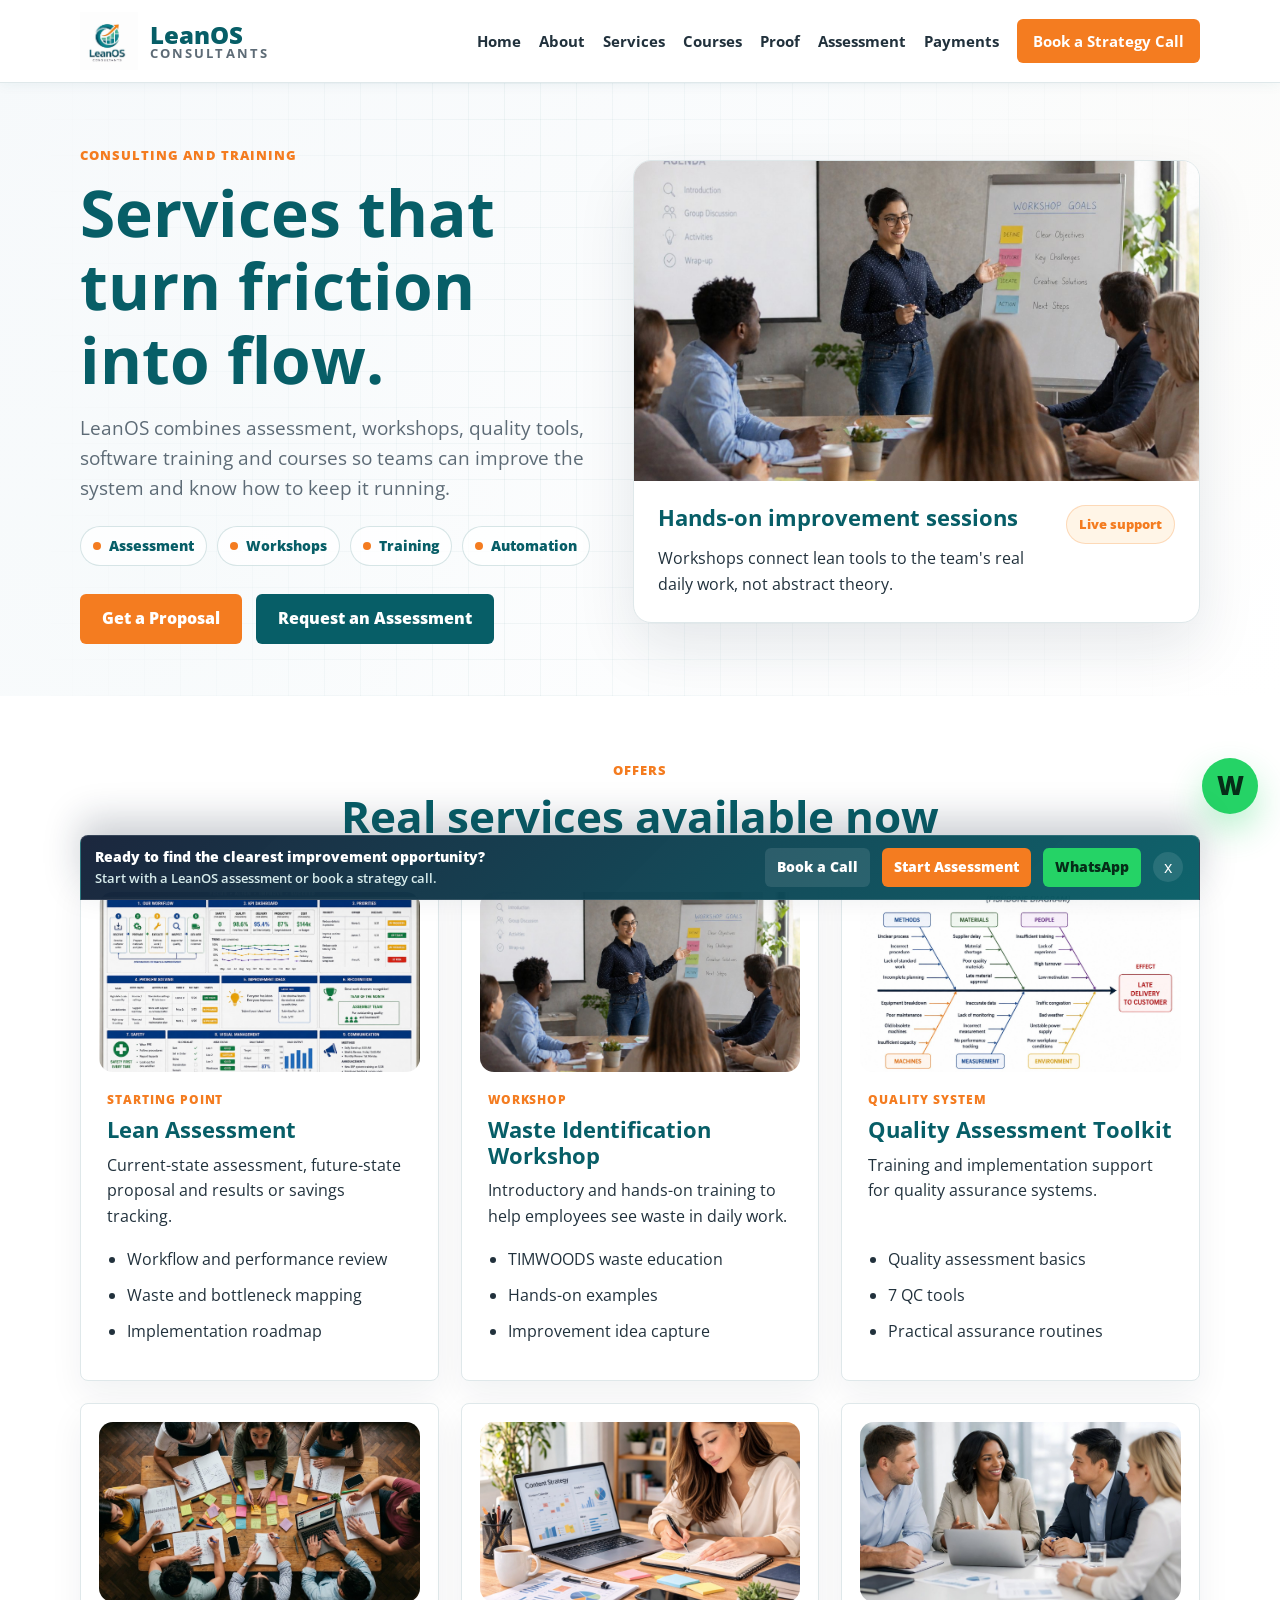
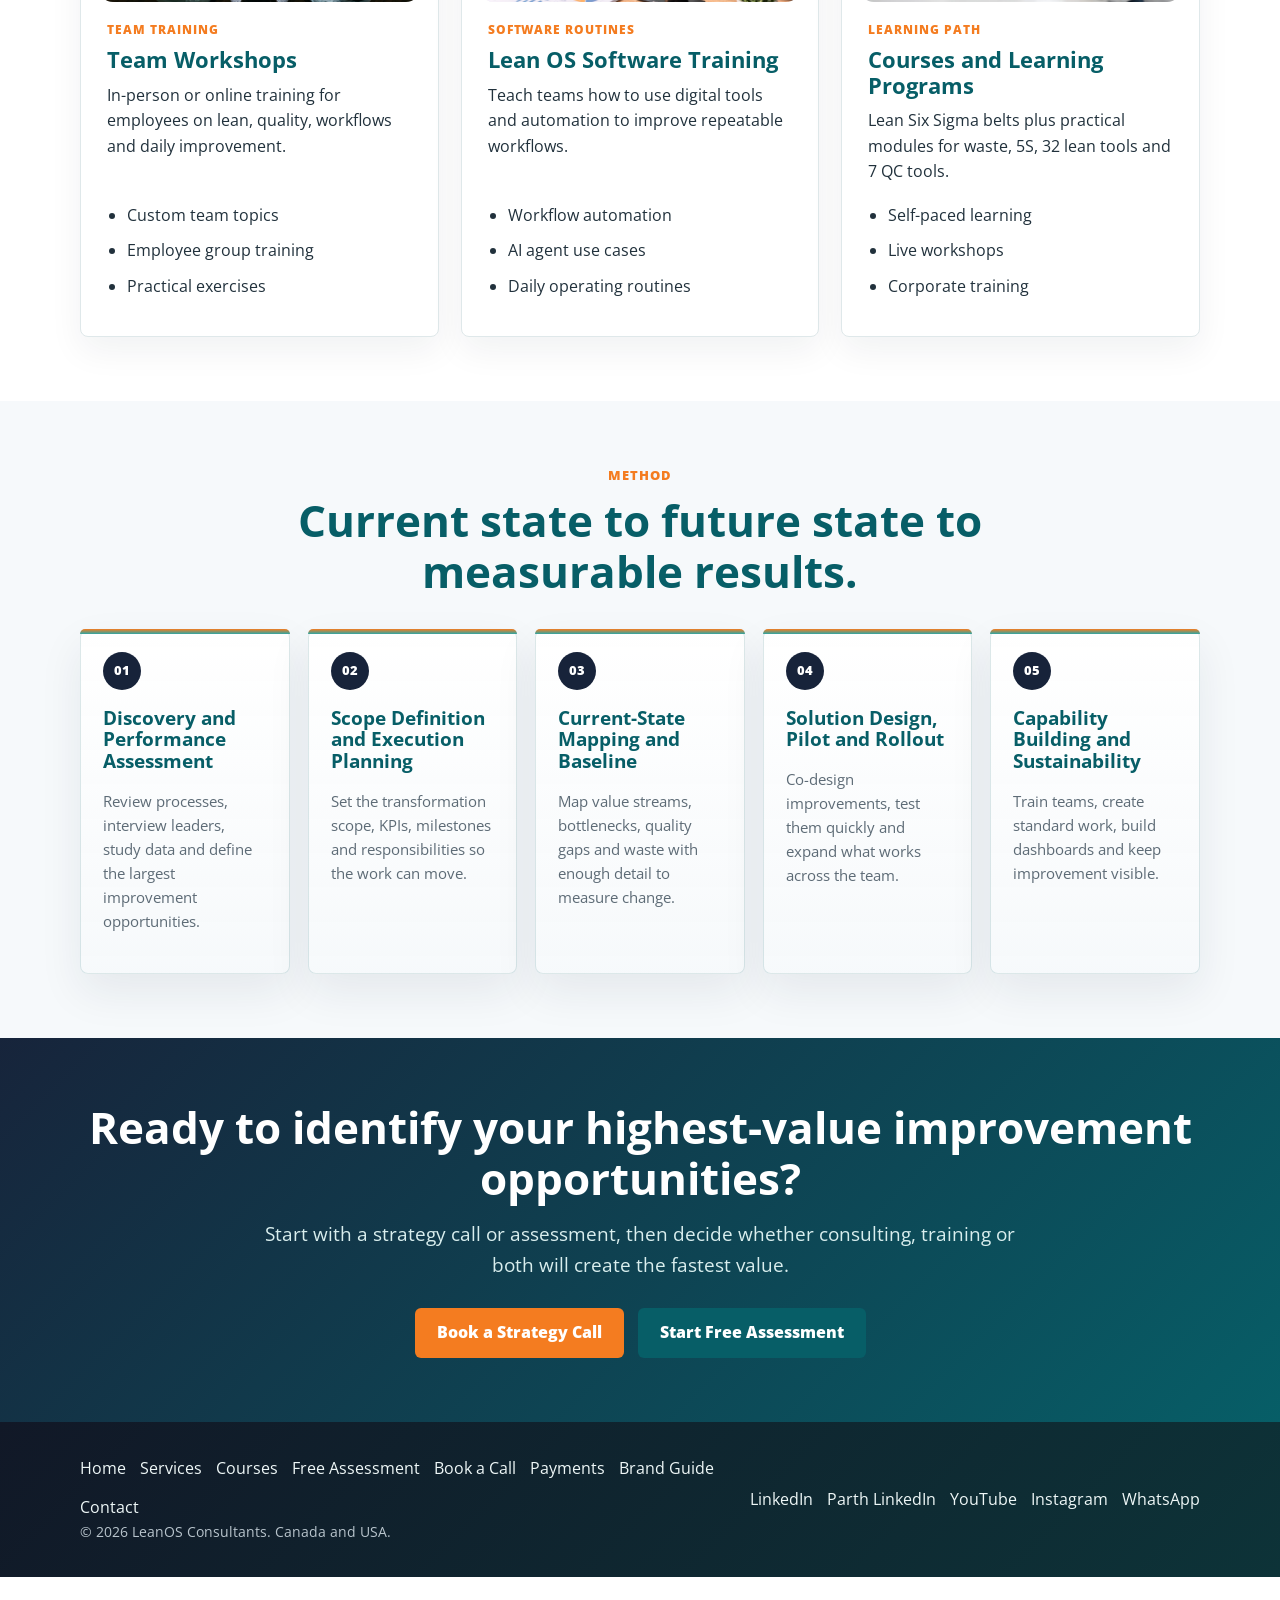
<file: services.html>
<!DOCTYPE html>
<html lang="en">
<head>
  <meta charset="UTF-8">
  <meta name="viewport" content="width=device-width, initial-scale=1.0">
  <title>Services | LeanOS Consultants</title>
  <meta name="description" content="LeanOS Consultants offers lean assessments, waste workshops, quality assessment toolkits, team workshops, Lean OS software training and courses.">
  <link rel="stylesheet" href="style.css">
</head>

<body>
<div id="header-placeholder"></div>

<main>
  <section class="hero services-hero">
    <div class="container split">
      <div class="hero-copy">
        <p class="eyebrow">Consulting and training</p>
        <h1>Services that turn friction into flow.</h1>
        <p class="lead">
          LeanOS combines assessment, workshops, quality tools, software training and courses so teams can improve the system and know how to keep it running.
        </p>
        <div class="hero-badges">
          <span class="mini-badge">Assessment</span>
          <span class="mini-badge">Workshops</span>
          <span class="mini-badge">Training</span>
          <span class="mini-badge">Automation</span>
        </div>
        <div class="button-row">
          <a href="contact.html" class="btn-primary page-link">Get a Proposal</a>
          <a href="office_assessment.html" class="btn-secondary page-link">Request an Assessment</a>
        </div>
      </div>

      <div class="image-card services-hero-card">
        <img src="assets/images/leanos-workshop.jpg" alt="Lean workshop with a facilitator and team">
        <div class="image-card-content">
          <div>
            <h3>Hands-on improvement sessions</h3>
            <p>Workshops connect lean tools to the team's real daily work, not abstract theory.</p>
          </div>
          <span class="service-tag">Live support</span>
        </div>
      </div>
    </div>
  </section>

  <section>
    <div class="container">
      <div class="section-heading center">
        <p class="eyebrow">Offers</p>
        <h2>Real services available now</h2>
      </div>

      <div class="offer-grid">
        <article class="offer-card">
          <img src="assets/images/leanos-assessment-board.jpg" alt="Operations dashboard for lean assessment">
          <div class="offer-label">Starting point</div>
          <h3>Lean Assessment</h3>
          <p>Current-state assessment, future-state proposal and results or savings tracking.</p>
          <ul class="plain-list">
            <li>Workflow and performance review</li>
            <li>Waste and bottleneck mapping</li>
            <li>Implementation roadmap</li>
          </ul>
        </article>

        <article class="offer-card">
          <img src="assets/images/leanos-workshop.jpg" alt="Team workshop session">
          <div class="offer-label">Workshop</div>
          <h3>Waste Identification Workshop</h3>
          <p>Introductory and hands-on training to help employees see waste in daily work.</p>
          <ul class="plain-list">
            <li>TIMWOODS waste education</li>
            <li>Hands-on examples</li>
            <li>Improvement idea capture</li>
          </ul>
        </article>

        <article class="offer-card">
          <img src="assets/images/leanos-quality-tools.jpg" alt="Cause and effect diagram for quality analysis">
          <div class="offer-label">Quality system</div>
          <h3>Quality Assessment Toolkit</h3>
          <p>Training and implementation support for quality assurance systems.</p>
          <ul class="plain-list">
            <li>Quality assessment basics</li>
            <li>7 QC tools</li>
            <li>Practical assurance routines</li>
          </ul>
        </article>

        <article class="offer-card">
          <img src="assets/images/leanos-team-planning.jpg" alt="Team planning with sticky notes">
          <div class="offer-label">Team training</div>
          <h3>Team Workshops</h3>
          <p>In-person or online training for employees on lean, quality, workflows and daily improvement.</p>
          <ul class="plain-list">
            <li>Custom team topics</li>
            <li>Employee group training</li>
            <li>Practical exercises</li>
          </ul>
        </article>

        <article class="offer-card">
          <img src="assets/images/leanos-online-learning.jpg" alt="Digital learning and workflow dashboard">
          <div class="offer-label">Software routines</div>
          <h3>Lean OS Software Training</h3>
          <p>Teach teams how to use digital tools and automation to improve repeatable workflows.</p>
          <ul class="plain-list">
            <li>Workflow automation</li>
            <li>AI agent use cases</li>
            <li>Daily operating routines</li>
          </ul>
        </article>

        <article class="offer-card">
          <img src="assets/images/leanos-professional-services.jpg" alt="Professional team learning together">
          <div class="offer-label">Learning path</div>
          <h3>Courses and Learning Programs</h3>
          <p>Lean Six Sigma belts plus practical modules for waste, 5S, 32 lean tools and 7 QC tools.</p>
          <ul class="plain-list">
            <li>Self-paced learning</li>
            <li>Live workshops</li>
            <li>Corporate training</li>
          </ul>
        </article>
      </div>
    </div>
  </section>

  <section class="alt-bg">
    <div class="container">
      <div class="section-heading center">
        <p class="eyebrow">Method</p>
        <h2>Current state to future state to measurable results.</h2>
      </div>

      <div class="method-grid">
        <div class="method-step">
          <span>01</span>
          <h3>Discovery and Performance Assessment</h3>
          <p>Review processes, interview leaders, study data and define the largest improvement opportunities.</p>
        </div>
        <div class="method-step">
          <span>02</span>
          <h3>Scope Definition and Execution Planning</h3>
          <p>Set the transformation scope, KPIs, milestones and responsibilities so the work can move.</p>
        </div>
        <div class="method-step">
          <span>03</span>
          <h3>Current-State Mapping and Baseline</h3>
          <p>Map value streams, bottlenecks, quality gaps and waste with enough detail to measure change.</p>
        </div>
        <div class="method-step">
          <span>04</span>
          <h3>Solution Design, Pilot and Rollout</h3>
          <p>Co-design improvements, test them quickly and expand what works across the team.</p>
        </div>
        <div class="method-step">
          <span>05</span>
          <h3>Capability Building and Sustainability</h3>
          <p>Train teams, create standard work, build dashboards and keep improvement visible.</p>
        </div>
      </div>
    </div>
  </section>

  <section class="cta-section">
    <div class="container">
      <h2>Ready to identify your highest-value improvement opportunities?</h2>
      <p class="lead">Start with a strategy call or assessment, then decide whether consulting, training or both will create the fastest value.</p>
      <div class="button-row" style="justify-content:center;">
        <a href="contact.html" class="btn-primary page-link">Book a Strategy Call</a>
        <a href="office_assessment.html" class="btn-secondary page-link">Start Free Assessment</a>
      </div>
    </div>
  </section>
</main>

<div id="footer-placeholder"></div>
<script src="layout.js"></script>
</body>
</html>
</file>
<file: style.css>
@import url("https://fonts.googleapis.com/css2?family=Open+Sans:wght@400;600;700;800;900&display=swap");

/* ===== LeanOS Consultants brand system ===== */
:root {
  --white: #ffffff;
  --ink: #21313c;
  --muted: #5d6b76;
  --line: #dfe8ea;
  --light-bg: #f6f9fb;
  --panel: #ffffff;
  --deep-teal: #075e67;
  --deep-teal-hover: #064c54;
  --medium-teal: #2ca6a4;
  --mint: #b8ddd6;
  --orange: #f47c20;
  --orange-hover: #d96610;
  --navy: #17233a;
  --blue: #335c81;
  --gold: #f2b84b;
  --sage: #dce9df;
  --lavender: #ece9f7;
  --charcoal: #111827;
}

* {
  box-sizing: border-box;
}

html,
body {
  margin: 0;
  min-height: 100%;
}

body {
  color: var(--ink);
  font-family: "Open Sans", Calibri, Arial, sans-serif;
  line-height: 1.6;
  background:
    linear-gradient(180deg, rgba(246, 249, 251, 0.7), rgba(255, 255, 255, 0) 420px),
    var(--white);
  display: flex;
  flex-direction: column;
  padding-bottom: 66px;
}

main {
  flex: 1;
}

a {
  color: inherit;
}

.container {
  width: min(1120px, calc(100% - 40px));
  margin: 0 auto;
}

section {
  padding: 64px 0;
}

.section-heading {
  max-width: 760px;
  margin-bottom: 32px;
}

.section-heading.center {
  text-align: center;
  margin-left: auto;
  margin-right: auto;
}

.eyebrow {
  color: var(--orange);
  font-size: 13px;
  font-weight: 800;
  letter-spacing: 0.08em;
  margin: 0 0 10px;
  text-transform: uppercase;
}

h1,
h2,
h3 {
  color: var(--deep-teal);
  font-family: "Open Sans", Calibri, Arial, sans-serif;
  line-height: 1.15;
  margin: 0 0 16px;
}

h1 {
  font-size: clamp(38px, 5.4vw, 64px);
  max-width: 840px;
}

h2 {
  font-size: clamp(30px, 4vw, 44px);
}

h3 {
  font-size: 22px;
}

p {
  margin: 0 0 18px;
}

.lead {
  color: var(--muted);
  font-size: 19px;
  max-width: 760px;
}

.muted {
  color: var(--muted);
}

/* ===== Header ===== */
header {
  backdrop-filter: blur(18px);
  background: rgba(255, 255, 255, 0.88);
  border-bottom: 1px solid var(--line);
  box-shadow: 0 2px 12px rgba(7, 94, 103, 0.06);
  position: sticky;
  top: 0;
  z-index: 1000;
}

header .container {
  display: flex;
  align-items: center;
  justify-content: space-between;
  gap: 24px;
  padding: 12px 0;
}

.logo {
  display: flex;
  align-items: center;
  gap: 12px;
  text-decoration: none;
}

.logo img {
  width: 58px;
  height: 58px;
  object-fit: contain;
}

.brand-text {
  display: flex;
  flex-direction: column;
  line-height: 1;
}

.brand-main {
  color: var(--deep-teal);
  font-size: 24px;
  font-weight: 800;
}

.brand-sub {
  color: var(--muted);
  font-size: 13px;
  font-weight: 700;
  letter-spacing: 0.16em;
  text-transform: uppercase;
}

nav {
  display: flex;
  align-items: center;
  gap: 18px;
  flex-wrap: wrap;
}

nav a {
  color: var(--ink);
  font-size: 15px;
  font-weight: 700;
  text-decoration: none;
}

nav a:hover {
  color: var(--orange);
}

nav .nav-cta {
  background: var(--orange);
  border-radius: 6px;
  color: var(--white);
  padding: 10px 16px;
}

nav .nav-cta:hover {
  background: var(--orange-hover);
  color: var(--white);
}

/* ===== Layout primitives ===== */
.hero {
  background:
    linear-gradient(135deg, rgba(246, 249, 251, 0.96), rgba(255, 255, 255, 0.9)),
    radial-gradient(circle at 92% 18%, rgba(242, 184, 75, 0.22), transparent 30%),
    radial-gradient(circle at 12% 80%, rgba(44, 166, 164, 0.2), transparent 32%);
  overflow: hidden;
  padding: 56px 0 52px;
  position: relative;
}

.hero::after {
  background-image:
    linear-gradient(rgba(7, 94, 103, 0.06) 1px, transparent 1px),
    linear-gradient(90deg, rgba(7, 94, 103, 0.06) 1px, transparent 1px);
  background-size: 36px 36px;
  content: "";
  inset: 0;
  mask-image: linear-gradient(90deg, transparent, #000 40%, transparent);
  opacity: 0.8;
  pointer-events: none;
  position: absolute;
}

.hero > .container {
  position: relative;
  z-index: 1;
}

.hero-grid {
  align-items: center;
  display: grid;
  gap: 44px;
  grid-template-columns: minmax(0, 1fr) minmax(360px, 0.9fr);
}

.hero-copy {
  padding-top: 6px;
}

.home-hero {
  min-height: calc(100vh - 92px);
  padding: 44px 0 46px;
}

.home-hero .hero-grid {
  align-items: start;
}

.home-hero h1 {
  font-size: clamp(42px, 5.8vw, 70px);
  max-width: 720px;
}

.home-hero .hero-visual {
  min-height: 0;
  padding: 20px;
}

.home-hero .hero-visual .visual-photo {
  height: 136px;
}

.home-hero .visual-top {
  margin-bottom: 14px;
}

.home-hero .workflow-card {
  grid-template-columns: 34px 1fr;
  padding: 8px 12px;
}

.home-hero .workflow-card span {
  height: 34px;
  width: 34px;
}

.home-hero .workflow-card p {
  font-size: 14px;
  line-height: 1.45;
}

.home-hero .visual-top h3 {
  font-size: 22px;
}

.home-hero .visual-top img {
  height: 70px;
  width: 70px;
}

.home-hero .metric-row {
  display: none;
}

.hero-badges {
  display: flex;
  flex-wrap: wrap;
  gap: 10px;
  margin-top: 22px;
}

.mini-badge {
  align-items: center;
  background: rgba(255, 255, 255, 0.78);
  border: 1px solid rgba(7, 94, 103, 0.16);
  border-radius: 999px;
  color: var(--deep-teal);
  display: inline-flex;
  font-size: 14px;
  font-weight: 800;
  gap: 8px;
  padding: 8px 12px;
}

.mini-badge::before {
  background: var(--orange);
  border-radius: 50%;
  content: "";
  height: 8px;
  width: 8px;
}

.hero-panel {
  background: var(--white);
  border: 1px solid var(--line);
  border-radius: 8px;
  box-shadow: 0 16px 40px rgba(7, 94, 103, 0.12);
  padding: 28px;
}

.hero-visual {
  background:
    linear-gradient(145deg, rgba(23, 35, 58, 0.94), rgba(7, 94, 103, 0.92)),
    var(--navy);
  border: 1px solid rgba(255, 255, 255, 0.12);
  border-radius: 18px;
  box-shadow: 0 28px 70px rgba(23, 35, 58, 0.28);
  color: var(--white);
  min-height: 400px;
  overflow: hidden;
  padding: 24px;
  position: relative;
  transform: rotate(0.5deg);
}

.hero-visual::before {
  background: linear-gradient(90deg, var(--orange), var(--gold), var(--medium-teal));
  content: "";
  height: 5px;
  left: 0;
  position: absolute;
  right: 0;
  top: 0;
}

.hero-visual img {
  background: var(--white);
  border-radius: 14px;
  box-shadow: 0 12px 30px rgba(0, 0, 0, 0.2);
  height: 84px;
  object-fit: contain;
  padding: 8px;
  width: 84px;
}

.hero-visual .visual-photo {
  background: #f7fafb;
  border-radius: 16px;
  box-shadow: 0 18px 42px rgba(0, 0, 0, 0.26);
  display: block;
  height: 212px;
  margin: -4px 0 20px;
  object-fit: contain;
  padding: 10px;
  width: 100%;
}

.visual-top {
  align-items: center;
  display: flex;
  justify-content: space-between;
  margin-bottom: 28px;
}

.visual-top p,
.visual-top h3,
.workflow-card p,
.metric-chip p {
  color: inherit;
  margin: 0;
}

.visual-top h3 {
  color: var(--white);
  font-size: 26px;
}

.workflow-map {
  display: grid;
  gap: 12px;
}

.workflow-card {
  align-items: center;
  background: rgba(255, 255, 255, 0.1);
  border: 1px solid rgba(255, 255, 255, 0.16);
  border-radius: 14px;
  display: grid;
  gap: 12px;
  grid-template-columns: 38px 1fr;
  padding: 14px;
}

.workflow-card span {
  align-items: center;
  background: var(--orange);
  border-radius: 50%;
  color: var(--white);
  display: inline-flex;
  font-weight: 900;
  height: 38px;
  justify-content: center;
  width: 38px;
}

.workflow-card strong {
  color: var(--white);
  display: block;
  margin-bottom: 2px;
}

.metric-row {
  display: grid;
  gap: 12px;
  grid-template-columns: repeat(2, minmax(0, 1fr));
  margin-top: 18px;
}

.metric-chip {
  background: rgba(255, 255, 255, 0.92);
  border-radius: 14px;
  color: var(--ink);
  padding: 16px;
}

.metric-chip strong {
  color: var(--deep-teal);
  display: block;
  font-size: 26px;
  line-height: 1;
  margin-bottom: 6px;
}

.hero-panel img {
  display: block;
  margin: 0 auto 20px;
  max-width: 190px;
  width: 70%;
}

.proof-list {
  display: grid;
  gap: 14px;
  margin: 0;
  padding: 0;
}

.proof-list li {
  border-top: 1px solid var(--line);
  color: var(--ink);
  list-style: none;
  padding-top: 14px;
}

.button-row {
  display: flex;
  flex-wrap: wrap;
  gap: 14px;
  margin-top: 28px;
}

.btn-primary,
.btn-secondary,
.primary-btn {
  align-items: center;
  border: 0;
  border-radius: 6px;
  cursor: pointer;
  display: inline-flex;
  font-family: inherit;
  font-size: 16px;
  font-weight: 800;
  justify-content: center;
  min-height: 48px;
  padding: 12px 22px;
  text-decoration: none;
  transition: background 0.2s ease, color 0.2s ease, box-shadow 0.2s ease, transform 0.2s ease;
}

.btn-primary,
.primary-btn {
  background: var(--orange);
  color: var(--white);
}

.btn-primary:hover,
.primary-btn:hover {
  background: var(--orange-hover);
  box-shadow: 0 10px 24px rgba(244, 124, 32, 0.22);
  transform: translateY(-2px);
}

.btn-secondary {
  background: var(--deep-teal);
  color: var(--white);
}

.btn-secondary:hover {
  background: var(--deep-teal-hover);
  box-shadow: 0 10px 24px rgba(7, 94, 103, 0.18);
  transform: translateY(-2px);
}

.text-link {
  color: var(--deep-teal);
  font-weight: 800;
  text-decoration-color: var(--medium-teal);
}

.alt-bg {
  background: var(--light-bg);
}

.split {
  align-items: start;
  display: grid;
  gap: 40px;
  grid-template-columns: minmax(0, 0.95fr) minmax(0, 1.05fr);
}

.cards,
.offer-grid,
.case-grid,
.course-grid,
.testimonial-grid {
  display: grid;
  gap: 22px;
  grid-template-columns: repeat(3, minmax(0, 1fr));
}

.card,
.offer-card,
.case-card,
.course-card,
.testimonial-card,
.contact-card,
.brand-card {
  background: var(--panel);
  border: 1px solid var(--line);
  border-radius: 8px;
  box-shadow: 0 14px 34px rgba(23, 35, 58, 0.06);
  padding: 26px;
  transition: border-color 0.2s ease, box-shadow 0.2s ease, transform 0.2s ease;
}

.card {
  border-top: 4px solid var(--medium-teal);
}

.card:hover,
.offer-card:hover,
.case-card:hover,
.course-card:hover,
.testimonial-card:hover,
.contact-card:hover,
.brand-card:hover {
  border-color: rgba(44, 166, 164, 0.45);
  box-shadow: 0 20px 44px rgba(23, 35, 58, 0.11);
  transform: translateY(-5px);
}

.card h3,
.offer-card h3,
.case-card h3,
.course-card h3,
.testimonial-card h3,
.contact-card h3 {
  margin-bottom: 10px;
}

.check-list,
.plain-list {
  margin: 0;
  padding-left: 20px;
}

.check-list li,
.plain-list li {
  margin-bottom: 10px;
}

.pill-row {
  display: flex;
  flex-wrap: wrap;
  gap: 12px;
  margin-top: 18px;
}

.pill {
  align-items: center;
  background: linear-gradient(180deg, #ffffff, #eef7f5);
  border: 1px solid rgba(44, 166, 164, 0.28);
  border-radius: 10px;
  box-shadow: 0 8px 20px rgba(23, 35, 58, 0.05);
  color: var(--deep-teal);
  display: inline-flex;
  font-size: 14px;
  font-weight: 800;
  gap: 8px;
  padding: 9px 12px;
}

.pill::before {
  background: var(--medium-teal);
  border-radius: 3px;
  content: "";
  height: 10px;
  width: 10px;
}

.stat-strip {
  display: grid;
  gap: 16px;
  grid-template-columns: repeat(4, minmax(0, 1fr));
}

.proof-band {
  background:
    linear-gradient(135deg, rgba(23, 35, 58, 0.98), rgba(7, 94, 103, 0.95));
  color: var(--white);
  padding: 34px 0;
}

.proof-stats {
  display: grid;
  gap: 16px;
  grid-template-columns: repeat(4, minmax(0, 1fr));
  margin-bottom: 22px;
}

.proof-stats div {
  background: rgba(255, 255, 255, 0.08);
  border: 1px solid rgba(255, 255, 255, 0.13);
  border-radius: 8px;
  padding: 18px;
}

.proof-stats strong {
  color: var(--orange);
  display: block;
  font-size: 34px;
  line-height: 1;
  margin-bottom: 7px;
}

.proof-stats span {
  color: #e9f7f7;
  font-weight: 800;
}

.sector-strip {
  display: grid;
  gap: 12px;
  grid-template-columns: repeat(6, minmax(0, 1fr));
}

.sector-strip span {
  align-items: center;
  background: rgba(255, 255, 255, 0.92);
  border-radius: 8px;
  color: var(--deep-teal);
  display: flex;
  font-size: 14px;
  font-weight: 900;
  justify-content: center;
  min-height: 58px;
  padding: 12px;
  text-align: center;
}

.stat {
  background: var(--deep-teal);
  border-radius: 8px;
  color: var(--white);
  padding: 24px;
}

.stat strong {
  color: var(--orange);
  display: block;
  font-size: 36px;
  line-height: 1;
  margin-bottom: 8px;
}

.process {
  display: grid;
  gap: 16px;
}

.process-step {
  background:
    linear-gradient(90deg, rgba(255, 255, 255, 1), rgba(246, 249, 251, 0.9));
  border-left: 5px solid var(--orange);
  border-radius: 8px;
  box-shadow: 0 8px 24px rgba(17, 24, 39, 0.06);
  padding: 22px;
}

.method-grid {
  display: grid;
  gap: 18px;
  grid-template-columns: repeat(5, minmax(0, 1fr));
}

.method-step {
  background:
    linear-gradient(180deg, rgba(255, 255, 255, 0.98), rgba(246, 249, 251, 0.94));
  border: 1px solid rgba(7, 94, 103, 0.14);
  border-radius: 8px;
  box-shadow: 0 18px 44px rgba(23, 35, 58, 0.08);
  min-height: 280px;
  padding: 22px;
  position: relative;
}

.method-step::before {
  background: linear-gradient(180deg, var(--orange), var(--medium-teal));
  border-radius: 8px 8px 0 0;
  content: "";
  height: 5px;
  left: -1px;
  position: absolute;
  right: -1px;
  top: -1px;
}

.method-step span {
  align-items: center;
  background: var(--navy);
  border-radius: 50%;
  color: var(--white);
  display: inline-flex;
  font-size: 13px;
  font-weight: 900;
  height: 38px;
  justify-content: center;
  margin-bottom: 18px;
  width: 38px;
}

.method-step h3 {
  font-size: 19px;
}

.method-step p {
  color: var(--muted);
  font-size: 15px;
}

.process-step span {
  color: var(--orange);
  display: block;
  font-weight: 900;
  margin-bottom: 6px;
}

.cta-section {
  background:
    linear-gradient(135deg, rgba(23, 35, 58, 0.98), rgba(7, 94, 103, 0.96)),
    var(--deep-teal);
  color: var(--white);
  text-align: center;
}

.cta-section h2,
.cta-section p {
  color: var(--white);
}

.cta-section .lead {
  color: #d9eeee;
  margin-left: auto;
  margin-right: auto;
}

.roi-section {
  background:
    linear-gradient(135deg, rgba(236, 233, 247, 0.55), rgba(220, 233, 223, 0.7)),
    var(--light-bg);
}

.roi-calculator {
  background: var(--white);
  border: 1px solid rgba(7, 94, 103, 0.14);
  border-radius: 8px;
  box-shadow: 0 22px 54px rgba(23, 35, 58, 0.1);
  display: grid;
  gap: 18px;
  padding: 28px;
}

.roi-field > div {
  align-items: center;
  display: flex;
  justify-content: space-between;
  gap: 16px;
}

.roi-field output {
  color: var(--orange);
  font-weight: 900;
}

.roi-field input[type="range"] {
  accent-color: var(--deep-teal);
  background: transparent;
  border: 0;
  min-height: 32px;
  padding: 0;
}

.roi-result {
  background:
    linear-gradient(135deg, rgba(7, 94, 103, 0.96), rgba(23, 35, 58, 0.94));
  border-radius: 8px;
  color: var(--white);
  padding: 22px;
}

.roi-result p,
.roi-result span {
  color: #e9f7f7;
  margin: 0;
}

.roi-result strong {
  color: var(--white);
  display: block;
  font-size: clamp(34px, 5vw, 52px);
  line-height: 1;
  margin: 8px 0;
}

.sticky-action-bar {
  align-items: center;
  background:
    linear-gradient(135deg, rgba(23, 35, 58, 0.98), rgba(7, 94, 103, 0.97));
  border: 1px solid rgba(255, 255, 255, 0.12);
  border-radius: 8px 8px 0 0;
  bottom: 0;
  box-shadow: 0 -16px 36px rgba(23, 35, 58, 0.22);
  color: var(--white);
  display: grid;
  gap: 12px;
  grid-template-columns: 1fr auto auto auto 32px;
  left: 50%;
  max-width: 1120px;
  padding: 10px 14px;
  position: fixed;
  transform: translateX(-50%);
  width: min(100% - 32px, 1120px);
  z-index: 1200;
}

.sticky-action-bar p {
  color: var(--white);
  font-size: 14px;
  font-weight: 800;
  margin: 0;
}

.sticky-action-bar span {
  color: #d9eeee;
  display: block;
  font-size: 13px;
  font-weight: 600;
}

.sticky-action-bar a {
  border-radius: 6px;
  font-size: 14px;
  font-weight: 900;
  min-height: 38px;
  padding: 8px 12px;
  text-decoration: none;
}

.sticky-action-bar .sticky-call {
  background: rgba(255, 255, 255, 0.1);
  color: var(--white);
}

.sticky-action-bar .sticky-assessment {
  background: var(--orange);
  color: var(--white);
}

.sticky-action-bar .sticky-whatsapp {
  background: #25d366;
  color: #062d18;
}

.sticky-action-close {
  align-items: center;
  background: rgba(255, 255, 255, 0.1);
  border: 0;
  border-radius: 50%;
  color: var(--white);
  cursor: pointer;
  display: inline-flex;
  font: inherit;
  height: 30px;
  justify-content: center;
  width: 30px;
}

.whatsapp-float {
  align-items: center;
  background: #25d366;
  border-radius: 50%;
  bottom: 86px;
  box-shadow: 0 16px 34px rgba(37, 211, 102, 0.32);
  color: #062d18;
  display: inline-flex;
  font-size: 26px;
  font-weight: 900;
  height: 56px;
  justify-content: center;
  position: fixed;
  right: 22px;
  text-decoration: none;
  width: 56px;
  z-index: 1195;
}

.whatsapp-float::before {
  content: "W";
}

.whatsapp-float:hover,
.sticky-action-bar .sticky-whatsapp:hover {
  background: #1fb857;
}

body.sticky-action-hidden {
  padding-bottom: 0;
}

body.sticky-action-hidden .sticky-action-bar {
  display: none;
}

/* ===== Forms ===== */
form {
  background: var(--white);
  border: 1px solid var(--line);
  border-radius: 8px;
  box-shadow: 0 16px 40px rgba(7, 94, 103, 0.1);
  display: flex;
  flex-direction: column;
  gap: 18px;
  margin: 0 auto;
  max-width: 720px;
  padding: 32px;
}

.modern-form {
  background:
    linear-gradient(180deg, rgba(255, 255, 255, 0.96), rgba(246, 249, 251, 0.92)),
    var(--white);
  border: 1px solid rgba(7, 94, 103, 0.16);
  border-radius: 22px;
  box-shadow: 0 28px 70px rgba(23, 35, 58, 0.12);
  max-width: 860px;
  padding: clamp(24px, 4vw, 42px);
  position: relative;
}

.modern-form::before {
  background: linear-gradient(90deg, var(--orange), var(--gold), var(--medium-teal));
  border-radius: 22px 22px 0 0;
  content: "";
  height: 6px;
  left: 0;
  position: absolute;
  right: 0;
  top: 0;
}

.form-kicker {
  color: var(--orange);
  font-size: 12px;
  font-weight: 900;
  letter-spacing: 0.12em;
  margin: 0 0 4px;
  text-transform: uppercase;
}

form .form-title {
  margin-bottom: 0;
  text-align: left;
}

.form-row {
  display: grid;
  gap: 16px;
  grid-template-columns: repeat(2, minmax(0, 1fr));
}

label {
  color: var(--deep-teal);
  display: block;
  font-size: 14px;
  font-weight: 800;
  margin-bottom: 6px;
}

input,
select,
textarea {
  background: #f7fafb;
  border: 1px solid #d6e3e6;
  border-radius: 12px;
  color: var(--ink);
  font: inherit;
  min-height: 56px;
  padding: 14px 16px;
  transition: background 0.2s ease, border-color 0.2s ease, box-shadow 0.2s ease;
  width: 100%;
}

input:focus,
select:focus,
textarea:focus {
  background: var(--white);
  border-color: var(--medium-teal);
  box-shadow: 0 0 0 3px rgba(44, 166, 164, 0.18);
  outline: 0;
}

textarea {
  min-height: 140px;
  resize: vertical;
}

.thank-you {
  color: var(--deep-teal);
  display: none;
  font-weight: 800;
  margin: 0;
}

.form-error {
  color: #a33a2a;
  display: none;
  font-weight: 800;
  margin: 0;
}

.form-actions {
  display: flex;
  flex-wrap: wrap;
  gap: 12px;
}

.field {
  min-width: 0;
}

.contact-layout {
  align-items: start;
  display: grid;
  gap: 34px;
  grid-template-columns: minmax(0, 0.75fr) minmax(320px, 1.25fr);
}

.contact-stack {
  display: grid;
  gap: 18px;
}

.contact-layout-modern {
  grid-template-columns: minmax(280px, 0.62fr) minmax(360px, 1.38fr);
}

.contact-profile-card {
  background:
    linear-gradient(145deg, rgba(23, 35, 58, 0.98), rgba(7, 94, 103, 0.95));
  border: 0;
  color: var(--white);
}

.contact-profile-card h3,
.contact-profile-card p,
.contact-profile-card a {
  color: var(--white);
}

.contact-profile-card .muted {
  color: #d9eeee;
}

.mini-logo {
  background: var(--white);
  border-radius: 16px;
  display: inline-flex;
  margin-bottom: 18px;
  padding: 8px;
}

.mini-logo img {
  height: 74px;
  object-fit: contain;
  width: 74px;
}

.next-step-card {
  background: #fff8ed;
  border-color: rgba(244, 124, 32, 0.2);
}

.next-step {
  align-items: start;
  display: grid;
  gap: 12px;
  grid-template-columns: 34px 1fr;
  margin-top: 14px;
}

.next-step span {
  align-items: center;
  background: var(--orange);
  border-radius: 50%;
  color: var(--white);
  display: inline-flex;
  font-weight: 900;
  height: 34px;
  justify-content: center;
  width: 34px;
}

.next-step p {
  margin: 4px 0 0;
}

/* ===== Footer ===== */
footer {
  background:
    linear-gradient(135deg, var(--charcoal), #0d3338);
  color: var(--white);
  padding: 34px 0;
}

.footer-container {
  align-items: center;
  display: grid;
  gap: 20px;
  grid-template-columns: 1fr auto;
  width: min(1120px, calc(100% - 40px));
  margin: 0 auto;
}

.footer-links,
.footer-socials {
  display: flex;
  flex-wrap: wrap;
  gap: 14px;
}

.footer-links a,
.footer-socials a {
  color: #eef7f7;
  text-decoration: none;
}

.footer-links a:hover,
.footer-socials a:hover {
  color: var(--orange);
}

.footer-copy {
  color: #b8c4cc;
  font-size: 14px;
}

/* ===== Assessment page ===== */
.assessment-shell {
  background:
    linear-gradient(180deg, #eef5f7 0, #f8fbfc 520px, #ffffff 100%),
    var(--light-bg);
}

.assessment-header {
  background: var(--deep-teal);
  color: var(--white);
  padding: 48px 0 104px;
}

.modern-assessment-hero {
  background:
    linear-gradient(135deg, rgba(7, 94, 103, 0.97), rgba(23, 35, 58, 0.95)),
    var(--deep-teal);
  overflow: hidden;
  position: relative;
}

.modern-assessment-hero::after {
  background-image:
    linear-gradient(rgba(255, 255, 255, 0.08) 1px, transparent 1px),
    linear-gradient(90deg, rgba(255, 255, 255, 0.08) 1px, transparent 1px);
  background-size: 34px 34px;
  content: "";
  inset: 0;
  opacity: 0.6;
  pointer-events: none;
  position: absolute;
}

.modern-assessment-hero > .container {
  position: relative;
  z-index: 1;
}

.assessment-hero-grid {
  align-items: center;
  display: grid;
  gap: 44px;
  grid-template-columns: minmax(0, 1fr) minmax(360px, 0.86fr);
}

.assessment-hero-copy h1 {
  max-width: 620px;
}

.assessment-stat-row {
  display: grid;
  gap: 12px;
  grid-template-columns: repeat(3, minmax(0, 1fr));
  margin-top: 28px;
}

.assessment-stat-row span {
  background: rgba(255, 255, 255, 0.11);
  border: 1px solid rgba(255, 255, 255, 0.16);
  border-radius: 8px;
  color: #e9f7f7;
  font-weight: 800;
  padding: 14px;
}

.assessment-stat-row strong {
  color: var(--orange);
  display: block;
  font-size: 30px;
  line-height: 1;
}

.assessment-header h1,
.assessment-header p {
  color: var(--white);
}

.assessment-summary-card {
  background: rgba(255, 255, 255, 0.12);
  border: 1px solid rgba(255, 255, 255, 0.18);
  border-radius: 18px;
  color: var(--white);
  padding: 26px;
}

.assessment-summary-card h3,
.assessment-summary-card p {
  color: var(--white);
}

.summary-image {
  border-radius: 14px;
  display: block;
  height: 160px;
  margin-bottom: 20px;
  object-fit: contain;
  background: #f7fafb;
  width: 100%;
}

.assessment-tool-section {
  margin-top: -56px;
  padding: 0 0 72px;
  position: relative;
  z-index: 2;
}

.assessment-layout {
  align-items: start;
  display: grid;
  gap: 28px;
  grid-template-columns: 280px minmax(0, 1fr);
}

.assessment-guide {
  background:
    linear-gradient(180deg, #ffffff, #f4faf9);
  border: 1px solid rgba(7, 94, 103, 0.14);
  border-radius: 8px;
  box-shadow: 0 18px 42px rgba(23, 35, 58, 0.08);
  padding: 24px;
  position: sticky;
  top: 104px;
}

.assessment-guide h2 {
  font-size: 25px;
}

.score-guide {
  display: grid;
  gap: 8px;
  margin: 18px 0;
}

.score-guide span {
  align-items: center;
  background: var(--white);
  border: 1px solid #dce9df;
  border-radius: 8px;
  color: var(--deep-teal);
  display: flex;
  font-weight: 800;
  justify-content: space-between;
  padding: 9px 12px;
}

.assessment-form {
  background: transparent;
  border: 0;
  box-shadow: none;
  margin-top: 0;
  max-width: none;
  padding: 0;
  width: 100%;
}

.assessment-form::before {
  display: none;
}

.assessment-card {
  background: rgba(255, 255, 255, 0.96);
  border: 1px solid rgba(7, 94, 103, 0.13);
  border-radius: 8px;
  box-shadow: 0 18px 42px rgba(23, 35, 58, 0.07);
  margin-bottom: 18px;
  padding: clamp(20px, 2.4vw, 28px);
}

.assessment-info-card {
  border-top: 5px solid var(--orange);
}

.assessment-card-heading {
  margin-bottom: 18px;
}

.assessment-card-heading h2 {
  font-size: clamp(24px, 3vw, 34px);
  margin-bottom: 0;
}

.assessment-category-grid {
  display: grid;
  gap: 18px;
}

.assessment-category-card {
  display: grid;
  gap: 12px;
  grid-template-columns: repeat(2, minmax(0, 1fr));
}

.assessment-category-card .assessment-card-heading {
  grid-column: 1 / -1;
}

.assessment-question {
  background: #f7fafb;
  border: 1px solid #e4edf0;
  border-radius: 8px;
  margin: 0;
  min-width: 0;
  padding: 13px;
}

.assessment-shell main > section:not(.assessment-header) {
  padding-top: 0;
}

.assessment-shell .reveal {
  opacity: 1;
  transform: none;
}

.assessment-question:first-of-type {
  border-top: 1px solid #e4edf0;
}

.assessment-question fieldset {
  border: 0;
  margin: 0;
  min-width: 0;
  padding: 0;
}

.assessment-question legend {
  color: var(--ink);
  font-size: 14px;
  font-weight: 700;
  line-height: 1.45;
  margin-bottom: 10px;
  padding: 0;
}

.score-options {
  display: grid;
  gap: 6px;
  grid-template-columns: repeat(5, minmax(0, 1fr));
}

.score-options label {
  margin: 0;
}

.score-options input {
  height: 1px;
  min-height: 0;
  opacity: 0;
  padding: 0;
  position: absolute;
  width: 1px;
}

.score-options span {
  align-items: center;
  background: var(--white);
  border: 1px solid #d6e3e6;
  border-radius: 8px;
  color: var(--deep-teal);
  cursor: pointer;
  display: flex;
  font-weight: 900;
  height: 36px;
  justify-content: center;
  transition: background 0.2s ease, border-color 0.2s ease, color 0.2s ease, transform 0.2s ease;
}

.score-options input:checked + span {
  background: var(--deep-teal);
  border-color: var(--deep-teal);
  color: var(--white);
  transform: translateY(-1px);
}

.score-options input:focus + span {
  box-shadow: 0 0 0 3px rgba(44, 166, 164, 0.2);
}

.assessment-actions {
  display: flex;
  flex-wrap: wrap;
  gap: 12px;
  justify-content: center;
  margin: 28px 0;
}

.assessment-submit-bar {
  background: var(--white);
  border: 1px solid rgba(7, 94, 103, 0.12);
  border-radius: 8px;
  box-shadow: 0 18px 42px rgba(23, 35, 58, 0.08);
  margin-bottom: 18px;
  padding: 18px;
  position: sticky;
  bottom: 18px;
  z-index: 5;
}

.assessment-shell .sticky-action-bar {
  display: none;
}

.assessment-shell {
  padding-bottom: 0;
}

.result-bar {
  background: #e7f3f1;
  border-radius: 999px;
  height: 12px;
  overflow: hidden;
}

.result-bar span {
  background: var(--orange);
  display: block;
  height: 100%;
}

.calendar-shell {
  background: var(--white);
  border: 1px solid var(--line);
  border-radius: 22px;
  box-shadow: 0 28px 70px rgba(23, 35, 58, 0.1);
  overflow: hidden;
}

.calendar-header {
  align-items: center;
  display: flex;
  gap: 18px;
  justify-content: space-between;
  padding: 24px 28px;
}

.calendar-frame {
  border: 0;
  display: block;
  height: 760px;
  width: 100%;
}

.payment-grid {
  display: grid;
  gap: 22px;
  grid-template-columns: repeat(3, minmax(0, 1fr));
}

.payment-card {
  background:
    linear-gradient(180deg, rgba(255, 255, 255, 1), rgba(246, 249, 251, 0.95));
  border: 1px solid var(--line);
  border-radius: 20px;
  box-shadow: 0 20px 48px rgba(23, 35, 58, 0.08);
  display: flex;
  flex-direction: column;
  min-height: 300px;
  padding: 28px;
}

.payment-card .btn-primary {
  margin-top: auto;
}

/* ===== Brand guide ===== */
.brand-grid {
  display: grid;
  gap: 18px;
  grid-template-columns: repeat(2, minmax(0, 1fr));
}

.swatch {
  align-items: center;
  display: flex;
  gap: 14px;
  margin: 12px 0;
}

.swatch-color {
  border: 1px solid var(--line);
  border-radius: 6px;
  height: 54px;
  width: 72px;
}

/* ===== Modern visual sections ===== */
.story-band {
  background:
    linear-gradient(135deg, rgba(236, 233, 247, 0.8), rgba(220, 233, 223, 0.65)),
    var(--light-bg);
}

.visual-card {
  background: var(--navy);
  border-radius: 18px;
  color: var(--white);
  overflow: hidden;
  padding: 28px;
  position: relative;
}

.about-hero .split,
.services-hero .split {
  align-items: center;
}

.about-snapshot {
  background:
    linear-gradient(145deg, rgba(23, 35, 58, 0.98), rgba(7, 94, 103, 0.95));
  border-radius: 8px;
  color: var(--white);
  padding: 28px;
}

.about-snapshot h3,
.about-snapshot p {
  color: var(--white);
}

.snapshot-row {
  border-top: 1px solid rgba(255, 255, 255, 0.18);
  display: grid;
  gap: 10px;
  grid-template-columns: 86px 1fr;
  padding: 16px 0;
}

.snapshot-row strong {
  color: var(--orange);
  font-size: 24px;
  line-height: 1;
}

.services-hero-card img {
  height: 300px;
  object-position: center;
}

.services-hero-card .image-card-content {
  display: grid;
  gap: 12px;
  grid-template-columns: 1fr auto;
}

.service-tag {
  align-self: start;
  background: #fff5e7;
  border: 1px solid rgba(244, 124, 32, 0.24);
  border-radius: 999px;
  color: var(--orange);
  font-size: 13px;
  font-weight: 900;
  padding: 8px 12px;
}

.visual-card::after {
  background:
    radial-gradient(circle at 70% 20%, rgba(244, 124, 32, 0.4), transparent 22%),
    radial-gradient(circle at 20% 80%, rgba(44, 166, 164, 0.35), transparent 28%);
  content: "";
  inset: 0;
  pointer-events: none;
  position: absolute;
}

.visual-card > * {
  position: relative;
  z-index: 1;
}

.visual-card h3,
.visual-card p {
  color: var(--white);
}

.image-card {
  background: var(--white);
  border: 1px solid var(--line);
  border-radius: 18px;
  box-shadow: 0 24px 58px rgba(23, 35, 58, 0.1);
  overflow: hidden;
}

.image-card img {
  display: block;
  height: 320px;
  object-fit: cover;
  width: 100%;
}

.image-card-content {
  padding: 24px;
}

.image-card-content p:last-child {
  margin-bottom: 0;
}

.media-grid {
  display: grid;
  gap: 22px;
  grid-template-columns: repeat(3, minmax(0, 1fr));
}

.media-card {
  background: var(--white);
  border: 1px solid var(--line);
  border-radius: 18px;
  box-shadow: 0 18px 44px rgba(23, 35, 58, 0.08);
  overflow: hidden;
}

.media-card img {
  display: block;
  height: 210px;
  object-fit: cover;
  width: 100%;
}

.media-card div {
  padding: 22px;
}

.offer-card img,
.course-card img {
  border-radius: 14px;
  display: block;
  height: 180px;
  margin: -8px -8px 18px;
  object-fit: cover;
  width: calc(100% + 16px);
}

.offer-card {
  display: flex;
  flex-direction: column;
}

.offer-card .plain-list {
  margin-top: auto;
}

.offer-label {
  color: var(--orange);
  font-size: 12px;
  font-weight: 900;
  letter-spacing: 0.08em;
  margin-bottom: 8px;
  text-transform: uppercase;
}

.industry-strip {
  display: grid;
  gap: 16px;
  grid-template-columns: repeat(6, minmax(0, 1fr));
}

.industry-tile {
  background: var(--white);
  border: 1px solid var(--line);
  border-radius: 14px;
  color: var(--deep-teal);
  font-weight: 800;
  min-height: 120px;
  padding: 18px;
}

.industry-tile:nth-child(2n) {
  background: var(--sage);
}

.industry-tile:nth-child(3n) {
  background: var(--lavender);
}

.industry-tile:nth-child(4n) {
  background: #fff5e7;
}

.founder-card {
  align-items: center;
  background:
    linear-gradient(135deg, rgba(255, 255, 255, 0.94), rgba(246, 249, 251, 0.96));
  border: 1px solid var(--line);
  border-radius: 18px;
  box-shadow: 0 22px 54px rgba(23, 35, 58, 0.1);
  display: grid;
  gap: 30px;
  grid-template-columns: 240px 1fr;
  padding: 34px;
}

.founder-photo {
  align-items: center;
  aspect-ratio: 1;
  background:
    linear-gradient(135deg, rgba(7, 94, 103, 0.95), rgba(51, 92, 129, 0.95)),
    var(--deep-teal);
  border-radius: 18px;
  color: var(--white);
  display: flex;
  font-size: 64px;
  font-weight: 900;
  justify-content: center;
  overflow: hidden;
}

.founder-photo img {
  height: 100%;
  object-fit: cover;
  width: 100%;
}

.founder-meta {
  color: var(--orange);
  font-weight: 900;
  letter-spacing: 0.06em;
  text-transform: uppercase;
}

/* ===== Case carousel ===== */
.case-section-header {
  align-items: center;
  display: flex;
  gap: 24px;
  justify-content: space-between;
  margin-bottom: 28px;
}

.case-section-header h2 {
  margin-bottom: 0;
}

.case-carousel {
  position: relative;
}

.case-track {
  display: grid;
  gap: 22px;
  grid-auto-columns: calc(50% - 11px);
  grid-auto-flow: column;
  overflow-x: auto;
  padding: 4px 2px 18px;
  scroll-behavior: smooth;
  scroll-snap-type: x mandatory;
  scrollbar-width: none;
}

.case-track::-webkit-scrollbar {
  display: none;
}

.case-slide {
  min-height: 430px;
  scroll-snap-align: start;
}

.case-slide h3 {
  font-size: 24px;
}

.case-meta {
  color: var(--orange);
  font-size: 13px;
  font-weight: 900;
  letter-spacing: 0.08em;
  margin-bottom: 16px;
  text-transform: uppercase;
}

.case-points {
  display: grid;
  gap: 14px;
}

.case-points p {
  background: #f7fafb;
  border: 1px solid #e4edf0;
  border-radius: 8px;
  margin: 0;
  padding: 13px 14px;
}

.case-controls {
  display: flex;
  gap: 12px;
  justify-content: flex-end;
  margin-top: 0;
}

.case-arrow {
  align-items: center;
  background: transparent;
  border: 0;
  cursor: pointer;
  display: inline-flex;
  height: 42px;
  justify-content: center;
  padding: 0;
  position: relative;
  width: 46px;
}

.case-arrow::before,
.case-arrow::after {
  border-right: 5px solid var(--deep-teal);
  border-top: 5px solid var(--deep-teal);
  content: "";
  height: 16px;
  position: absolute;
  width: 16px;
}

.case-arrow-prev::before,
.case-arrow-prev::after {
  transform: rotate(-135deg);
}

.case-arrow-next::before,
.case-arrow-next::after {
  transform: rotate(45deg);
}

.case-arrow::before {
  margin-left: -12px;
}

.case-arrow::after {
  margin-left: 10px;
}

.case-arrow-prev::before {
  margin-left: 10px;
}

.case-arrow-prev::after {
  margin-left: -12px;
}

.case-arrow:hover::before,
.case-arrow:hover::after {
  border-color: var(--orange);
}

/* ===== Motion ===== */
@keyframes fadeUp {
  from {
    opacity: 0;
    transform: translateY(24px);
  }
  to {
    opacity: 1;
    transform: translateY(0);
  }
}

@keyframes gentleFloat {
  0%,
  100% {
    transform: translateY(0) rotate(1deg);
  }
  50% {
    transform: translateY(-10px) rotate(0deg);
  }
}

.hero h1,
.hero .lead,
.hero .button-row {
  animation: fadeUp 0.75s ease both;
}

.hero .lead {
  animation-delay: 0.1s;
}

.hero .button-row {
  animation-delay: 0.2s;
}

.hero-visual {
  animation: gentleFloat 7s ease-in-out infinite;
}

.reveal {
  opacity: 0;
  transform: translateY(22px);
  transition: opacity 0.7s ease, transform 0.7s ease;
}

.reveal.in-view {
  opacity: 1;
  transform: translateY(0);
}

@media (prefers-reduced-motion: reduce) {
  *,
  *::before,
  *::after {
    animation-duration: 0.01ms !important;
    animation-iteration-count: 1 !important;
    scroll-behavior: auto !important;
    transition-duration: 0.01ms !important;
  }
}

/* ===== Responsive ===== */
@media (max-width: 900px) {
  header .container,
  .hero-grid,
  .split,
  .assessment-hero-grid,
  .assessment-layout,
  .contact-layout,
  .footer-container {
    grid-template-columns: 1fr;
  }

  header .container {
    align-items: flex-start;
  }

  nav {
    gap: 12px;
  }

  .cards,
  .offer-grid,
  .case-grid,
  .course-grid,
  .testimonial-grid,
  .payment-grid,
  .media-grid,
  .stat-strip,
  .proof-stats,
  .sector-strip,
  .brand-grid,
  .industry-strip,
  .founder-card,
  .method-grid {
    grid-template-columns: 1fr;
  }

  .home-hero {
    min-height: 0;
  }

  .case-track {
    grid-auto-columns: minmax(280px, 88%);
  }

  .case-section-header {
    align-items: flex-start;
    flex-direction: column;
  }

  .case-controls {
    align-self: flex-end;
  }

  .hero-visual {
    transform: none;
  }

  .assessment-form {
    margin-top: 0;
  }

  .assessment-guide {
    position: static;
  }

  .assessment-category-card {
    grid-template-columns: 1fr;
  }

  .calendar-header {
    align-items: flex-start;
    flex-direction: column;
  }

  .sticky-action-bar {
    grid-template-columns: 1fr auto auto auto;
    padding-right: 56px;
  }

  .sticky-action-close {
    position: absolute;
    right: 14px;
    top: 14px;
  }
}

@media (max-width: 640px) {
  .container,
  .footer-container {
    width: min(100% - 28px, 1120px);
  }

  section {
    padding: 52px 0;
  }

  .hero,
  .home-hero {
    padding: 42px 0;
  }

  h1,
  .home-hero h1 {
    font-size: clamp(36px, 13vw, 48px);
  }

  .form-row,
  .assessment-question {
    grid-template-columns: 1fr;
  }

  form {
    padding: 24px;
  }

  .logo img {
    width: 48px;
    height: 48px;
  }

  .metric-row {
    grid-template-columns: 1fr;
  }

  .founder-card {
    padding: 22px;
  }

  .calendar-frame {
    height: 680px;
  }

  .image-card img,
  .hero-visual .visual-photo {
    height: 240px;
  }

  .assessment-summary-card {
    display: none;
  }

  .assessment-header {
    padding: 34px 0 92px;
  }

  .assessment-stat-row {
    display: none;
  }

  .assessment-tool-section,
  .assessment-shell main > section:not(.assessment-header) {
    padding-top: 0;
  }

  .assessment-tool-section {
    margin-top: -72px;
  }

  .assessment-guide {
    display: none;
  }

  .services-hero-card .image-card-content {
    grid-template-columns: 1fr;
  }

  body {
    padding-bottom: 138px;
  }

  .sticky-action-bar {
    gap: 10px;
    grid-template-columns: repeat(3, minmax(0, 1fr));
    padding: 12px 54px 12px 12px;
  }

  .sticky-action-bar p {
    font-size: 13px;
    grid-column: 1 / -1;
  }

  .sticky-action-bar span {
    display: none;
  }

  .sticky-action-bar a {
    font-size: 12px;
    min-height: 36px;
    padding: 8px 8px;
  }

  .whatsapp-float {
    bottom: 152px;
    height: 50px;
    right: 16px;
    width: 50px;
  }
}
</file>
